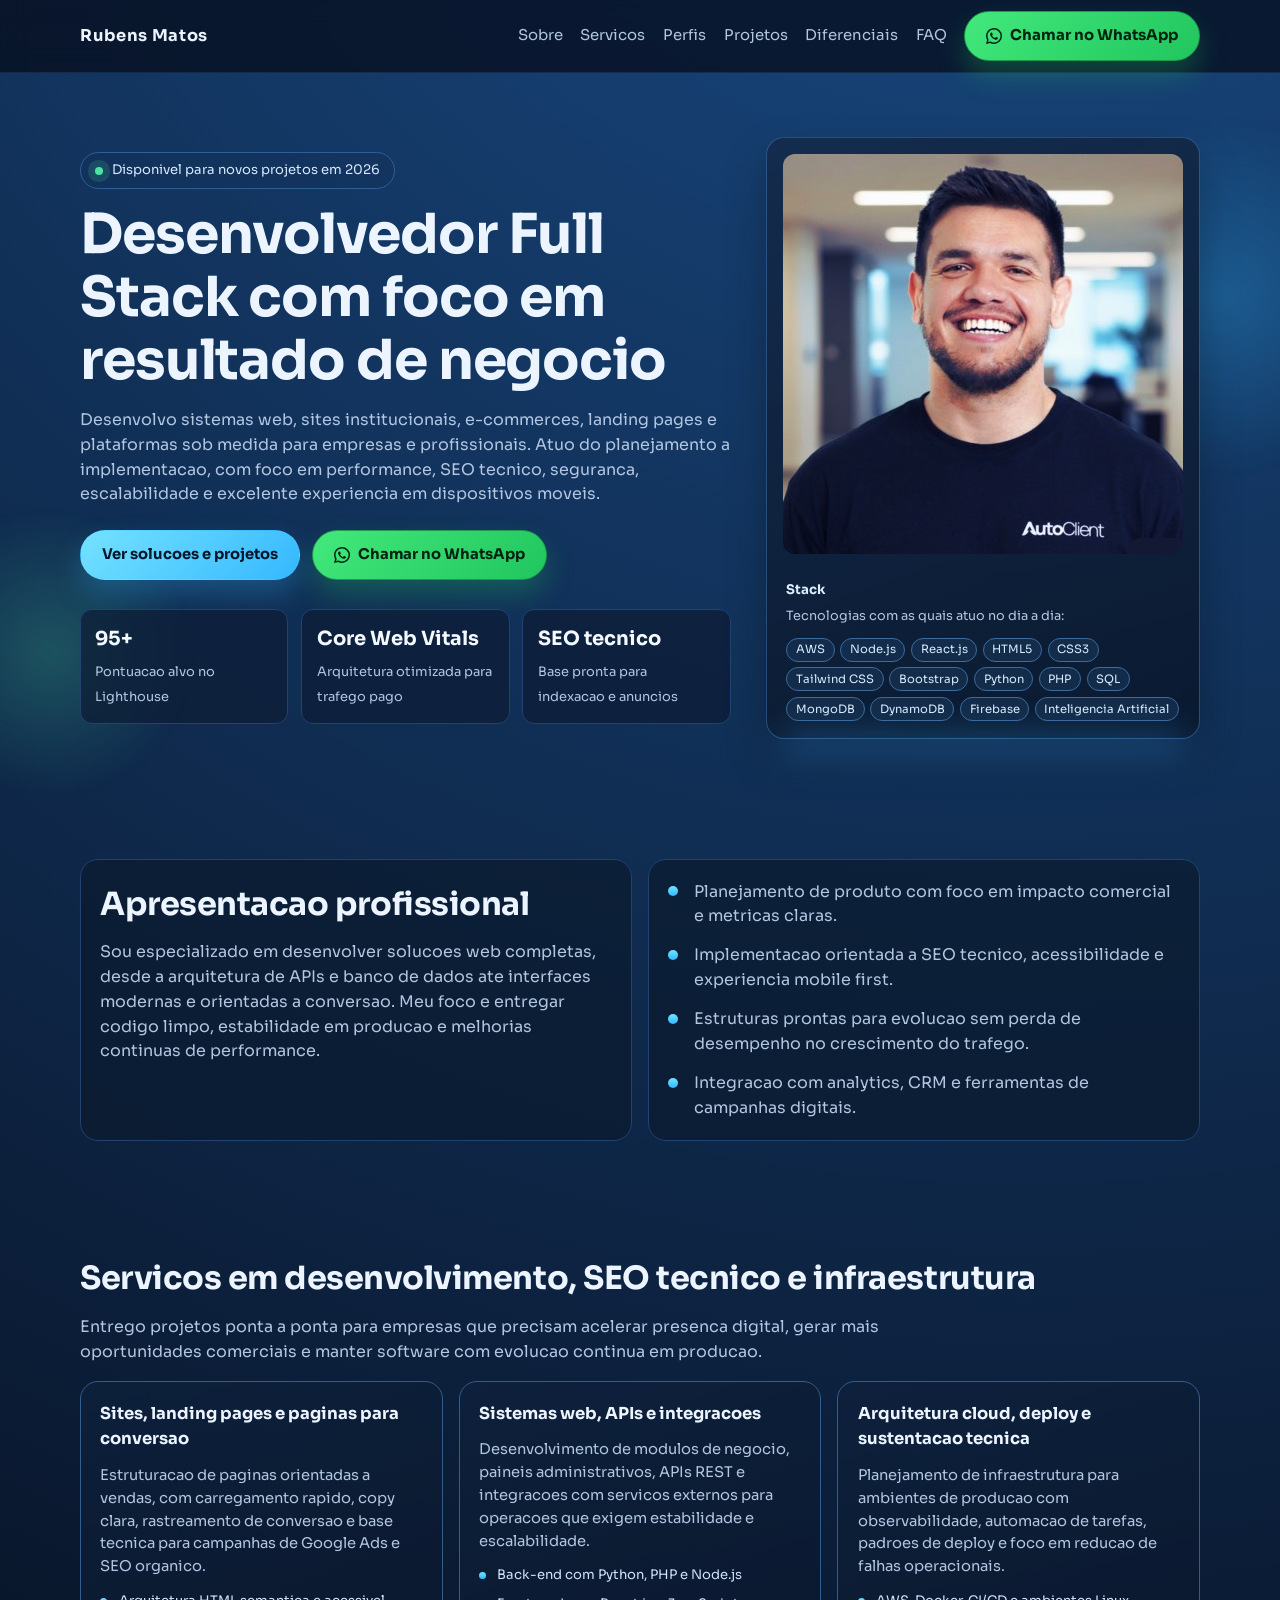
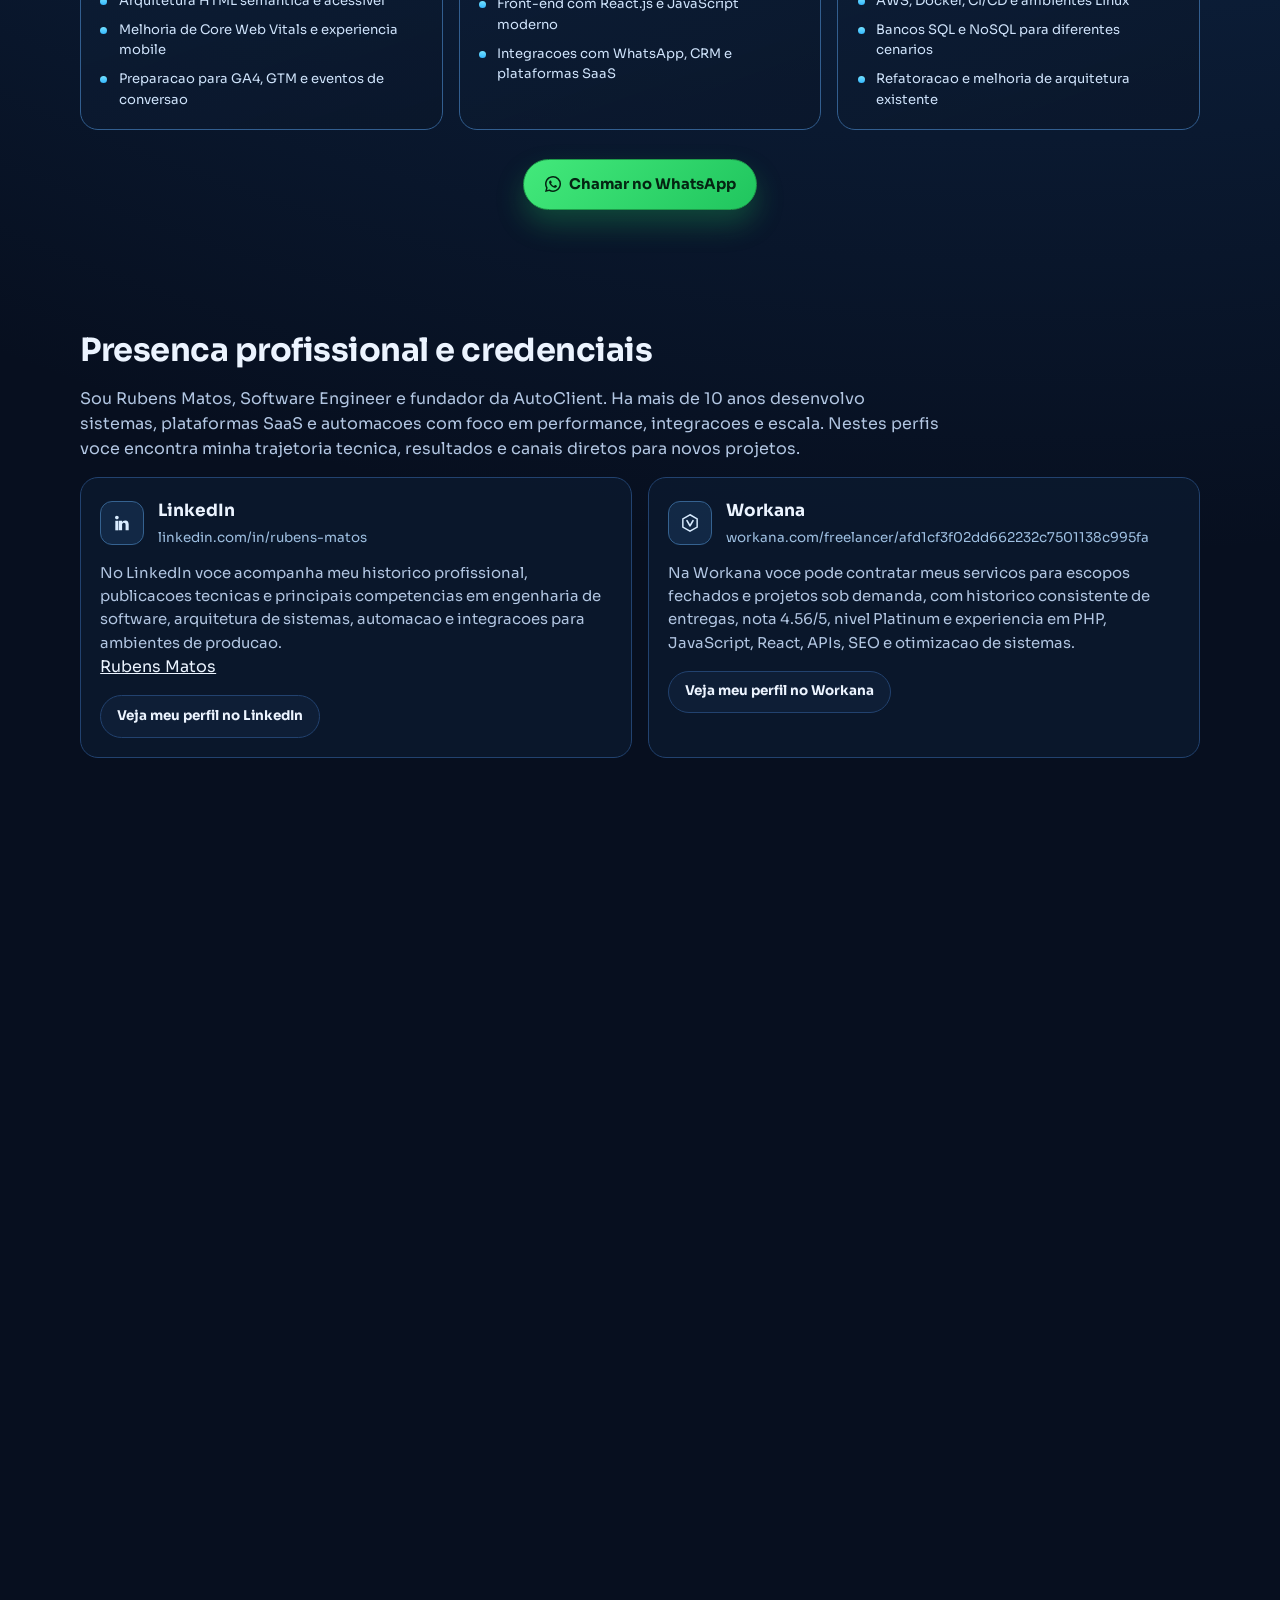
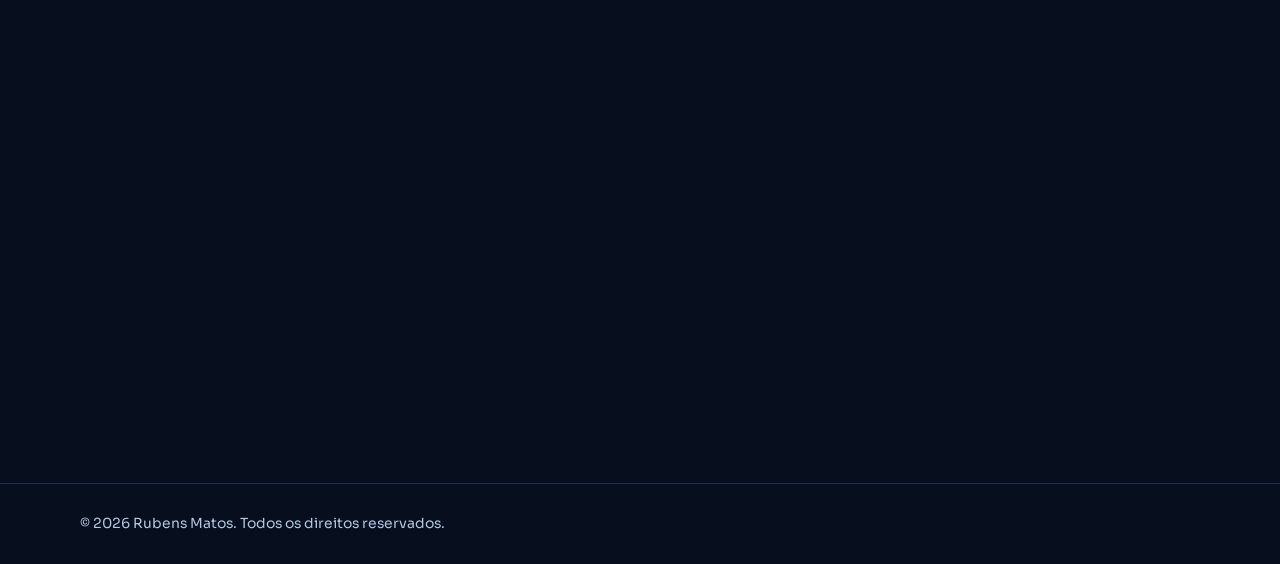
<file: index.html>
<!doctype html>
<html lang="pt-BR">
  <head>
    <meta charset="utf-8" />
    <meta http-equiv="X-UA-Compatible" content="IE=edge" />
    <meta name="viewport" content="width=device-width, initial-scale=1" />
    <!-- Google tag (gtag.js) -->
    <script async src="https://www.googletagmanager.com/gtag/js?id=AW-17081111894"></script>
    <script>
      window.dataLayer = window.dataLayer || [];
      function gtag() {
        dataLayer.push(arguments);
      }
      gtag("js", new Date());
      gtag("config", "AW-17081111894");
    </script>
    <script>
      function gtag_report_conversion(url) {
        var callback = function () {
          if (typeof url != "undefined") {
            window.location = url;
          }
        };
        gtag("event", "conversion", {
          send_to: "AW-17081111894/5S1mCMff1tIaENaq9NA_",
          value: 1.0,
          currency: "BRL",
          event_callback: callback,
        });
        return false;
      }
    </script>

    <title>Rubens Matos | Desenvolvedor Full Stack para Sites, Sistemas Web e SEO Tecnico</title>
    <meta
      name="description"
      content="Desenvolvedor full stack em Uberlandia para criacao de sites, landing pages, sistemas web, APIs e automacoes com foco em performance, SEO tecnico e conversao."
    />
    <meta name="author" content="Rubens Matos" />
    <meta name="robots" content="index, follow, max-image-preview:large" />
    <meta
      name="googlebot"
      content="index, follow, max-snippet:-1, max-image-preview:large, max-video-preview:-1"
    />
    <meta name="theme-color" content="#070f1f" />
    <meta name="format-detection" content="telephone=no" />
    <meta name="referrer" content="strict-origin-when-cross-origin" />
    <meta name="geo.region" content="BR-MG" />
    <meta name="geo.placename" content="Uberlandia" />

    <link rel="canonical" href="https://rubensmatos.github.io/" />
    <link rel="icon" href="/favicon.ico" sizes="any" />
    <link rel="icon" href="/assets/img/favicon.svg" type="image/svg+xml" />
    <link rel="icon" href="/favicon-48x48.png" type="image/png" sizes="48x48" />
    <link rel="apple-touch-icon" href="/apple-touch-icon.png" sizes="180x180" />
    <link rel="manifest" href="/site.webmanifest" />

    <meta property="og:locale" content="pt_BR" />
    <meta property="og:type" content="website" />
    <meta
      property="og:title"
      content="Rubens Matos | Desenvolvedor Full Stack para Sites, Sistemas Web e SEO Tecnico"
    />
    <meta
      property="og:description"
      content="Projetos de sites, landing pages, sistemas web e automacoes com foco em performance, SEO tecnico e conversao."
    />
    <meta property="og:url" content="https://rubensmatos.github.io/" />
    <meta property="og:site_name" content="Rubens Matos" />
    <meta property="og:image" content="https://rubensmatos.github.io/assets/img/og-cover.svg" />
    <meta property="og:image:width" content="1200" />
    <meta property="og:image:height" content="630" />
    <meta property="og:image:type" content="image/svg+xml" />
    <meta property="og:image:alt" content="Portfolio de Rubens Matos, desenvolvedor full stack" />

    <meta name="twitter:card" content="summary_large_image" />
    <meta
      name="twitter:title"
      content="Rubens Matos | Desenvolvedor Full Stack para Sites, Sistemas Web e SEO Tecnico"
    />
    <meta
      name="twitter:description"
      content="Conheca os principais projetos, tecnologias e servicos de Rubens Matos para novas demandas digitais."
    />
    <meta name="twitter:image" content="https://rubensmatos.github.io/assets/img/og-cover.svg" />
    <meta name="twitter:image:alt" content="Portfolio profissional de Rubens Matos" />

    <link
      rel="preload"
      href="assets/fonts/sora-latin.woff2"
      as="font"
      type="font/woff2"
      crossorigin
    />
    <link rel="stylesheet" href="assets/css/styles.css" />
    <script
      src="https://platform.linkedin.com/badges/js/profile.js"
      async
      defer
      type="text/javascript"
    ></script>

    <script type="application/ld+json">
      {
        "@context": "https://schema.org",
        "@graph": [
          {
            "@type": "WebSite",
            "@id": "https://rubensmatos.github.io/#website",
            "url": "https://rubensmatos.github.io/",
            "name": "Rubens Matos",
            "inLanguage": "pt-BR"
          },
          {
            "@type": "WebPage",
            "@id": "https://rubensmatos.github.io/#webpage",
            "url": "https://rubensmatos.github.io/",
            "name": "Rubens Matos | Desenvolvedor Full Stack para Sites, Sistemas Web e SEO Tecnico",
            "isPartOf": { "@id": "https://rubensmatos.github.io/#website" },
            "description": "Pagina oficial com servicos, projetos e contato profissional de Rubens Matos.",
            "inLanguage": "pt-BR",
            "primaryImageOfPage": {
              "@type": "ImageObject",
              "url": "https://rubensmatos.github.io/assets/img/og-cover.svg",
              "width": 1200,
              "height": 630
            }
          },
          {
            "@type": "ProfilePage",
            "@id": "https://rubensmatos.github.io/#profilepage",
            "url": "https://rubensmatos.github.io/",
            "name": "Perfil profissional de Rubens Matos",
            "isPartOf": { "@id": "https://rubensmatos.github.io/#website" },
            "mainEntity": { "@id": "https://rubensmatos.github.io/#person" },
            "inLanguage": "pt-BR"
          },
          {
            "@type": "Person",
            "@id": "https://rubensmatos.github.io/#person",
            "name": "Rubens Matos",
            "url": "https://rubensmatos.github.io/",
            "image": "https://rubensmatos.github.io/assets/img/foto-perfil.jpeg",
            "jobTitle": "Software Engineer e Desenvolvedor Full Stack",
            "description": "Engenheiro de software com mais de 10 anos de experiencia em sistemas web, APIs, automacao, arquitetura SaaS e infraestrutura em nuvem.",
            "worksFor": {
              "@type": "Organization",
              "name": "AutoClient"
            },
            "homeLocation": {
              "@type": "Place",
              "name": "Uberlandia, Minas Gerais, Brasil"
            },
            "sameAs": [
              "https://www.linkedin.com/in/rubens-matos/",
              "https://www.workana.com/freelancer/afd1cf3f02dd662232c7501138c995fa",
              "https://github.com/rubensmatos"
            ],
            "knowsAbout": [
              "Python",
              "PHP",
              "Node.js",
              "React.js",
              "AWS",
              "Arquitetura de Software",
              "APIs REST",
              "SEO Tecnico",
              "Performance Web",
              "Automacao com Inteligencia Artificial",
              "DynamoDB",
              "MongoDB",
              "Firebase"
            ]
          },
          {
            "@type": "ItemList",
            "@id": "https://rubensmatos.github.io/#projects",
            "name": "Projetos de desenvolvimento de Rubens Matos",
            "itemListOrder": "https://schema.org/ItemListOrderAscending",
            "numberOfItems": 3,
            "itemListElement": [
              {
                "@type": "ListItem",
                "position": 1,
                "name": "AutoClient - Plataforma de atendimento com IA",
                "url": "https://autoclient.com.br/"
              },
              {
                "@type": "ListItem",
                "position": 2,
                "name": "Vidal Lux - Site institucional e portfolio",
                "url": "https://vidallux.com.br/"
              },
              {
                "@type": "ListItem",
                "position": 3,
                "name": "RM Comex - Portal corporativo de comercio exterior",
                "url": "https://rmcomex.com.br/"
              }
            ]
          },
          {
            "@type": "FAQPage",
            "@id": "https://rubensmatos.github.io/#faq-schema",
            "mainEntity": [
              {
                "@type": "Question",
                "name": "Quais tipos de projetos voce desenvolve?",
                "acceptedAnswer": {
                  "@type": "Answer",
                  "text": "Atuo no desenvolvimento de sites institucionais, landing pages, sistemas web sob medida, APIs, integracoes e automacoes orientadas a resultado de negocio."
                }
              },
              {
                "@type": "Question",
                "name": "Voce trabalha com SEO tecnico e performance?",
                "acceptedAnswer": {
                  "@type": "Answer",
                  "text": "Sim. Estruturo os projetos com foco em Core Web Vitals, semantica HTML, dados estruturados, indexacao correta e melhoria continua de velocidade em desktop e mobile."
                }
              },
              {
                "@type": "Question",
                "name": "Quais tecnologias estao no seu stack principal?",
                "acceptedAnswer": {
                  "@type": "Answer",
                  "text": "Trabalho com Python, PHP, Node.js, React.js, JavaScript, HTML5, CSS3, AWS, bancos relacionais e NoSQL como MySQL, DynamoDB, MongoDB e Firebase."
                }
              },
              {
                "@type": "Question",
                "name": "Voce cria integracoes com WhatsApp e APIs externas?",
                "acceptedAnswer": {
                  "@type": "Answer",
                  "text": "Sim. Desenvolvo fluxos de atendimento e prospeccao com WhatsApp, chatbots, integracoes com APIs de terceiros e automacoes para operacoes comerciais."
                }
              },
              {
                "@type": "Question",
                "name": "Como funciona o inicio de um novo projeto?",
                "acceptedAnswer": {
                  "@type": "Answer",
                  "text": "O processo comeca por diagnostico tecnico e de negocio, definicao de escopo, planejamento de entregas e implementacao com acompanhamento por marcos e metas."
                }
              },
              {
                "@type": "Question",
                "name": "Voce atende projetos para empresas de diferentes segmentos?",
                "acceptedAnswer": {
                  "@type": "Answer",
                  "text": "Sim. Atendo operacoes B2B e B2C em segmentos como tecnologia, comercio exterior, servicos, e-commerce e negocios que buscam crescimento digital."
                }
              }
            ]
          }
        ]
      }
    </script>
  </head>

  <body>
    <a class="skip-link" href="#conteudo">Pular para o conteudo principal</a>

    <header class="site-header" id="topo">
      <div class="container nav-wrap">
        <a class="brand" href="#topo" aria-label="Inicio">
          <span>Rubens Matos</span>
        </a>

        <button
          class="nav-toggle"
          data-nav-toggle
          type="button"
          aria-label="Abrir menu"
          aria-expanded="false"
          aria-controls="menu-principal"
        >
          <span></span>
          <span></span>
          <span></span>
        </button>

        <nav id="menu-principal" class="menu" data-menu aria-label="Navegacao principal">
          <a href="#sobre">Sobre</a>
          <a href="#servicos">Servicos</a>
          <a href="#perfis">Perfis</a>
          <a href="#projetos">Projetos</a>
          <a href="#diferenciais">Diferenciais</a>
          <a href="#faq">FAQ</a>
          <a
            class="btn btn-whatsapp"
            href="https://wa.me/5534999115556"
            target="_blank"
            rel="noopener noreferrer"
            aria-label="Chamar no WhatsApp"
            data-track-event="whatsapp_top_menu"
            data-track-location="menu"
            data-track-type="cta"
          >
            <svg viewBox="0 0 16 16" aria-hidden="true" xmlns="http://www.w3.org/2000/svg">
              <path
                fill="currentColor"
                d="M13.601 2.326A7.85 7.85 0 0 0 8.004 0C3.58 0 0 3.58 0 8.003c0 1.414.37 2.794 1.073 4.008L0 16l4.102-1.073a7.95 7.95 0 0 0 3.902 1.005h.003c4.423 0 8.003-3.58 8.003-8.003a7.95 7.95 0 0 0-2.409-5.603M8.007 14.5a6.45 6.45 0 0 1-3.293-.9l-.236-.14-2.435.637.65-2.372-.154-.243a6.46 6.46 0 0 1-.99-3.453c0-3.57 2.904-6.473 6.474-6.473a6.43 6.43 0 0 1 4.577 1.896A6.43 6.43 0 0 1 14.5 8.028c-.002 3.57-2.906 6.472-6.475 6.472m3.553-4.849c-.194-.097-1.156-.571-1.335-.635-.178-.064-.307-.097-.436.097-.129.194-.5.635-.614.764-.114.129-.229.145-.422.048-.194-.097-.817-.301-1.556-.96-.575-.513-.963-1.147-1.076-1.34-.113-.194-.012-.299.085-.396.087-.087.194-.226.291-.339.097-.113.129-.194.194-.323.065-.129.032-.242-.016-.339-.048-.097-.436-1.05-.597-1.438-.157-.377-.316-.326-.436-.332l-.371-.007a.71.71 0 0 0-.516.242c-.178.194-.678.662-.678 1.613 0 .95.694 1.87.79 2 .097.129 1.366 2.087 3.311 2.928.463.2.824.319 1.105.408.464.148.886.127 1.22.077.372-.056 1.156-.472 1.319-.928.162-.456.162-.847.113-.928-.048-.08-.178-.129-.372-.226"
              />
            </svg>
            <span>Chamar no WhatsApp</span>
          </a>
        </nav>
      </div>
    </header>

    <main id="conteudo">
      <section class="hero" aria-labelledby="hero-title">
        <div class="container hero-grid">
          <div class="fade-up">
            <span class="badge">Disponivel para novos projetos em 2026</span>
            <h1 id="hero-title">Desenvolvedor Full Stack com foco em resultado de negocio</h1>
            <p>
              Desenvolvo sistemas web, sites institucionais, e-commerces, landing pages e plataformas sob medida
              para empresas e profissionais. Atuo do planejamento a implementacao, com foco em performance, SEO
              tecnico, seguranca, escalabilidade e excelente experiencia em dispositivos moveis.
            </p>

            <div class="hero-actions">
              <a class="btn btn-primary" href="#projetos" data-track-event="ver_projetos_hero" data-track-location="hero" data-track-type="navegacao">Ver solucoes e projetos</a>
              <a
                class="btn btn-whatsapp"
                href="https://wa.me/5534999115556"
                target="_blank"
                rel="noopener noreferrer"
                aria-label="Chamar no WhatsApp"
                data-track-event="whatsapp_hero"
                data-track-location="hero"
                data-track-type="cta"
              >
                <svg viewBox="0 0 16 16" aria-hidden="true" xmlns="http://www.w3.org/2000/svg">
                  <path
                    fill="currentColor"
                    d="M13.601 2.326A7.85 7.85 0 0 0 8.004 0C3.58 0 0 3.58 0 8.003c0 1.414.37 2.794 1.073 4.008L0 16l4.102-1.073a7.95 7.95 0 0 0 3.902 1.005h.003c4.423 0 8.003-3.58 8.003-8.003a7.95 7.95 0 0 0-2.409-5.603M8.007 14.5a6.45 6.45 0 0 1-3.293-.9l-.236-.14-2.435.637.65-2.372-.154-.243a6.46 6.46 0 0 1-.99-3.453c0-3.57 2.904-6.473 6.474-6.473a6.43 6.43 0 0 1 4.577 1.896A6.43 6.43 0 0 1 14.5 8.028c-.002 3.57-2.906 6.472-6.475 6.472m3.553-4.849c-.194-.097-1.156-.571-1.335-.635-.178-.064-.307-.097-.436.097-.129.194-.5.635-.614.764-.114.129-.229.145-.422.048-.194-.097-.817-.301-1.556-.96-.575-.513-.963-1.147-1.076-1.34-.113-.194-.012-.299.085-.396.087-.087.194-.226.291-.339.097-.113.129-.194.194-.323.065-.129.032-.242-.016-.339-.048-.097-.436-1.05-.597-1.438-.157-.377-.316-.326-.436-.332l-.371-.007a.71.71 0 0 0-.516.242c-.178.194-.678.662-.678 1.613 0 .95.694 1.87.79 2 .097.129 1.366 2.087 3.311 2.928.463.2.824.319 1.105.408.464.148.886.127 1.22.077.372-.056 1.156-.472 1.319-.928.162-.456.162-.847.113-.928-.048-.08-.178-.129-.372-.226"
                  />
                </svg>
                <span>Chamar no WhatsApp</span>
              </a>
            </div>

            <ul class="kpis" aria-label="Indicadores principais">
              <li>
                <strong>95+</strong>
                <span>Pontuacao alvo no Lighthouse</span>
              </li>
              <li>
                <strong>Core Web Vitals</strong>
                <span>Arquitetura otimizada para trafego pago</span>
              </li>
              <li>
                <strong>SEO tecnico</strong>
                <span>Base pronta para indexacao e anuncios</span>
              </li>
            </ul>
          </div>

          <aside class="profile-card fade-up" aria-label="Resumo do perfil profissional">
            <img
              src="assets/img/foto-perfil.jpeg"
              width="400"
              height="400"
              loading="eager"
              fetchpriority="high"
              alt="Foto de perfil de Rubens Matos"
            />
            <div class="profile-meta">
              <strong>Stack</strong>
              <div class="stack-rich">
                <p class="stack-intro">Tecnologias com as quais atuo no dia a dia:</p>
                <div class="stack-chips" aria-label="Stack principal">
                  <span>AWS</span>
                  <span>Node.js</span>
                  <span>React.js</span>
                  <span>HTML5</span>
                  <span>CSS3</span>
                  <span>Tailwind CSS</span>
                  <span>Bootstrap</span>
                  <span>Python</span>
                  <span>PHP</span>
                  <span>SQL</span>
                  <span>MongoDB</span>
                  <span>DynamoDB</span>
                  <span>Firebase</span>
                  <span>Inteligencia Artificial</span>
                </div>
              </div>
            </div>
          </aside>
        </div>
      </section>

      <section class="section" id="sobre" aria-labelledby="sobre-title">
        <div class="container grid-2">
          <article class="panel">
            <h2 class="section-title" id="sobre-title">Apresentacao profissional</h2>
            <p class="section-lead">
              Sou especializado em desenvolver solucoes web completas, desde a arquitetura de APIs e banco de
              dados ate interfaces modernas e orientadas a conversao. Meu foco e entregar codigo limpo,
              estabilidade em producao e melhorias continuas de performance.
            </p>
          </article>

          <aside class="panel" aria-label="Principais pontos de valor">
            <ul class="check-list">
              <li>Planejamento de produto com foco em impacto comercial e metricas claras.</li>
              <li>Implementacao orientada a SEO tecnico, acessibilidade e experiencia mobile first.</li>
              <li>Estruturas prontas para evolucao sem perda de desempenho no crescimento do trafego.</li>
              <li>Integracao com analytics, CRM e ferramentas de campanhas digitais.</li>
            </ul>
          </aside>
        </div>
      </section>

      <section class="section" id="servicos" aria-labelledby="servicos-title">
        <div class="container">
          <h2 class="section-title" id="servicos-title">Servicos em desenvolvimento, SEO tecnico e infraestrutura</h2>
          <p class="section-lead">
            Entrego projetos ponta a ponta para empresas que precisam acelerar presenca digital, gerar mais
            oportunidades comerciais e manter software com evolucao continua em producao.
          </p>

          <div class="services-grid">
            <article class="service-card" aria-label="Criacao de sites e landing pages">
              <h3>Sites, landing pages e paginas para conversao</h3>
              <p>
                Estruturacao de paginas orientadas a vendas, com carregamento rapido, copy clara, rastreamento de
                conversao e base tecnica para campanhas de Google Ads e SEO organico.
              </p>
              <ul class="service-list">
                <li>Arquitetura HTML semantica e acessivel</li>
                <li>Melhoria de Core Web Vitals e experiencia mobile</li>
                <li>Preparacao para GA4, GTM e eventos de conversao</li>
              </ul>
            </article>

            <article class="service-card" aria-label="Sistemas web e APIs">
              <h3>Sistemas web, APIs e integracoes</h3>
              <p>
                Desenvolvimento de modulos de negocio, paineis administrativos, APIs REST e integracoes com servicos
                externos para operacoes que exigem estabilidade e escalabilidade.
              </p>
              <ul class="service-list">
                <li>Back-end com Python, PHP e Node.js</li>
                <li>Front-end com React.js e JavaScript moderno</li>
                <li>Integracoes com WhatsApp, CRM e plataformas SaaS</li>
              </ul>
            </article>

            <article class="service-card" aria-label="Arquitetura cloud e sustentacao">
              <h3>Arquitetura cloud, deploy e sustentacao tecnica</h3>
              <p>
                Planejamento de infraestrutura para ambientes de producao com observabilidade, automacao de tarefas,
                padroes de deploy e foco em reducao de falhas operacionais.
              </p>
              <ul class="service-list">
                <li>AWS, Docker, CI/CD e ambientes Linux</li>
                <li>Bancos SQL e NoSQL para diferentes cenarios</li>
                <li>Refatoracao e melhoria de arquitetura existente</li>
              </ul>
            </article>
          </div>

          <div class="section-whatsapp-wrap">
            <a
              class="btn btn-whatsapp"
              href="https://wa.me/5534999115556"
              target="_blank"
              rel="noopener noreferrer"
              aria-label="Chamar no WhatsApp apos a secao de servicos"
              data-track-event="whatsapp_servicos"
              data-track-location="servicos"
              data-track-type="cta"
            >
              <svg viewBox="0 0 16 16" aria-hidden="true" xmlns="http://www.w3.org/2000/svg">
                <path
                  fill="currentColor"
                  d="M13.601 2.326A7.85 7.85 0 0 0 8.004 0C3.58 0 0 3.58 0 8.003c0 1.414.37 2.794 1.073 4.008L0 16l4.102-1.073a7.95 7.95 0 0 0 3.902 1.005h.003c4.423 0 8.003-3.58 8.003-8.003a7.95 7.95 0 0 0-2.409-5.603M8.007 14.5a6.45 6.45 0 0 1-3.293-.9l-.236-.14-2.435.637.65-2.372-.154-.243a6.46 6.46 0 0 1-.99-3.453c0-3.57 2.904-6.473 6.474-6.473a6.43 6.43 0 0 1 4.577 1.896A6.43 6.43 0 0 1 14.5 8.028c-.002 3.57-2.906 6.472-6.475 6.472m3.553-4.849c-.194-.097-1.156-.571-1.335-.635-.178-.064-.307-.097-.436.097-.129.194-.5.635-.614.764-.114.129-.229.145-.422.048-.194-.097-.817-.301-1.556-.96-.575-.513-.963-1.147-1.076-1.34-.113-.194-.012-.299.085-.396.087-.087.194-.226.291-.339.097-.113.129-.194.194-.323.065-.129.032-.242-.016-.339-.048-.097-.436-1.05-.597-1.438-.157-.377-.316-.326-.436-.332l-.371-.007a.71.71 0 0 0-.516.242c-.178.194-.678.662-.678 1.613 0 .95.694 1.87.79 2 .097.129 1.366 2.087 3.311 2.928.463.2.824.319 1.105.408.464.148.886.127 1.22.077.372-.056 1.156-.472 1.319-.928.162-.456.162-.847.113-.928-.048-.08-.178-.129-.372-.226"
                />
              </svg>
              <span>Chamar no WhatsApp</span>
            </a>
          </div>
        </div>
      </section>

      <section class="section" id="perfis" aria-labelledby="perfis-title">
        <div class="container">
          <h2 class="section-title" id="perfis-title">Presenca profissional e credenciais</h2>
          <p class="section-lead">
            Sou Rubens Matos, Software Engineer e fundador da AutoClient. Ha mais de 10 anos desenvolvo sistemas,
            plataformas SaaS e automacoes com foco em performance, integracoes e escala. Nestes perfis voce encontra
            minha trajetoria tecnica, resultados e canais diretos para novos projetos.
          </p>

          <div class="social-grid">
            <article class="social-card" aria-label="Perfil do LinkedIn">
              <div class="social-head">
                <span class="social-icon" aria-hidden="true">
                  <svg viewBox="0 0 24 24" fill="none" width="22" height="22" xmlns="http://www.w3.org/2000/svg">
                    <path d="M8.1 9.6H4.7V20H8.1V9.6Z" fill="currentColor" />
                    <path d="M6.4 4C5.3 4 4.4 4.9 4.4 6C4.4 7.1 5.3 8 6.4 8C7.5 8 8.4 7.1 8.4 6C8.4 4.9 7.5 4 6.4 4Z" fill="currentColor" />
                    <path
                      d="M19.3 13.7V20H15.9V14.2C15.9 12.8 15.4 11.8 14.1 11.8C13.1 11.8 12.5 12.5 12.2 13.1C12.1 13.3 12.1 13.6 12.1 13.9V20H8.7C8.7 20 8.8 10.3 8.7 9.6H12.1V11.1C12.6 10.3 13.5 9.2 15.6 9.2C18.2 9.2 19.3 10.9 19.3 13.7Z"
                      fill="currentColor"
                    />
                  </svg>
                </span>
                <div>
                  <h3>LinkedIn</h3>
                  <span class="social-handle">linkedin.com/in/rubens-matos</span>
                </div>
              </div>
              <p>
                No LinkedIn voce acompanha meu historico profissional, publicacoes tecnicas e principais competencias
                em engenharia de software, arquitetura de sistemas, automacao e integracoes para ambientes de
                producao.
              </p>
              <div
                class="badge-base LI-profile-badge"
                data-locale="pt_BR"
                data-size="medium"
                data-theme="light"
                data-type="VERTICAL"
                data-vanity="rubens-matos"
                data-version="v1"
              >
                <a class="badge-base__link LI-simple-link" href="https://br.linkedin.com/in/rubens-matos?trk=profile-badge">Rubens Matos</a>
              </div>
              <div class="social-actions">
                <a
                  class="btn btn-outline"
                  href="https://www.linkedin.com/in/rubens-matos/"
                  target="_blank"
                  rel="noopener noreferrer me"
                  data-track-event="linkedin_profile"
                  data-track-location="perfis"
                  data-track-type="social"
                >
                  Veja meu perfil no LinkedIn
                </a>
              </div>
            </article>

            <article class="social-card" aria-label="Perfil da Workana">
              <div class="social-head">
                <span class="social-icon" aria-hidden="true">
                  <svg viewBox="0 0 24 24" fill="none" width="22" height="22" xmlns="http://www.w3.org/2000/svg">
                    <path
                      d="M12 3L19.8 7.5V16.5L12 21L4.2 16.5V7.5L12 3Z"
                      stroke="currentColor"
                      stroke-width="1.6"
                    />
                    <path
                      d="M8.7 9.4L12 15.1L15.3 9.4"
                      stroke="currentColor"
                      stroke-width="1.8"
                      stroke-linecap="round"
                      stroke-linejoin="round"
                    />
                  </svg>
                </span>
                <div>
                  <h3>Workana</h3>
                  <span class="social-handle">workana.com/freelancer/afd1cf3f02dd662232c7501138c995fa</span>
                </div>
              </div>
              <p>
                Na Workana voce pode contratar meus servicos para escopos fechados e projetos sob demanda, com
                historico consistente de entregas, nota 4.56/5, nivel Platinum e experiencia em PHP, JavaScript,
                React, APIs, SEO e otimizacao de sistemas.
              </p>
              <div class="social-actions">
                <a
                  class="btn btn-outline"
                  href="https://www.workana.com/freelancer/afd1cf3f02dd662232c7501138c995fa"
                  target="_blank"
                  rel="noopener noreferrer me"
                  data-track-event="workana_profile"
                  data-track-location="perfis"
                  data-track-type="social"
                >
                  Veja meu perfil no Workana
                </a>
              </div>
            </article>
          </div>
        </div>
      </section>

      <section class="section" id="projetos" aria-labelledby="projetos-title">
        <div class="container">
          <h2 class="section-title" id="projetos-title">Projetos e solucoes desenvolvidas</h2>
          <p class="section-lead">
            Cases reais desenvolvidos para diferentes segmentos, com entregas orientadas a performance, conversao e
            crescimento sustentavel de negocio.
          </p>

          <div class="projects">
            <article class="project-card" id="projeto-1">
              <picture>
                <source
                  type="image/webp"
                  srcset="
                    assets/img/autoclient-dashboard-640.webp 640w,
                    assets/img/autoclient-dashboard.webp 1171w
                  "
                  sizes="(max-width: 980px) 100vw, 33vw"
                />
                <img
                  class="project-cover project-cover-contain"
                  src="assets/img/autoclient-dashboard.png"
                  width="1171"
                  height="1068"
                  loading="lazy"
                  decoding="async"
                  fetchpriority="low"
                  alt="Imagem de capa do projeto AutoClient"
                />
              </picture>
              <div class="project-body">
                <h3>AutoClient - Plataforma de atendimento com IA</h3>
                <p>
                  Plataforma para automacao de atendimento e vendas no WhatsApp com inteligencia artificial, funil
                  comercial e painel de performance para escalar operacoes.
                </p>
                <div class="tags" aria-label="Tecnologias do projeto AutoClient">
                  <span>Node.js</span>
                  <span>WhatsApp</span>
                  <span>IA</span>
                  <span>Dashboard</span>
                </div>
                <div class="project-links">
                  <a
                    href="https://autoclient.com.br/"
                    target="_blank"
                    rel="noopener noreferrer"
                    aria-label="Abrir case da AutoClient"
                    data-track-event="case_autoclient"
                    data-track-location="projetos"
                    data-track-type="case"
                  >
                    Ver case AutoClient
                  </a>
                </div>
              </div>
            </article>

            <article class="project-card" id="projeto-2">
              <picture>
                <source
                  type="image/webp"
                  srcset="
                    assets/img/vidallux-home-640.webp 640w,
                    assets/img/vidallux-home.webp 1171w
                  "
                  sizes="(max-width: 980px) 100vw, 33vw"
                />
                <img
                  class="project-cover project-cover-contain"
                  src="assets/img/vidallux-home.png"
                  width="1171"
                  height="1068"
                  loading="lazy"
                  decoding="async"
                  fetchpriority="low"
                  alt="Imagem de capa do projeto Vidal Lux"
                />
              </picture>
              <div class="project-body">
                <h3>Vidal Lux - Site institucional e portfolio</h3>
                <p>
                  Site para apresentacao de moveis planejados sob medida, com portfolio visual, provas sociais e
                  chamadas estrategicas para contato e conversao.
                </p>
                <div class="tags" aria-label="Tecnologias do projeto Vidal Lux">
                  <span>Next.js</span>
                  <span>Site institucional</span>
                  <span>SEO local</span>
                  <span>WhatsApp CTA</span>
                </div>
                <div class="project-links">
                  <a
                    href="https://vidallux.com.br/"
                    target="_blank"
                    rel="noopener noreferrer"
                    aria-label="Abrir case da Vidal Lux"
                    data-track-event="case_vidallux"
                    data-track-location="projetos"
                    data-track-type="case"
                  >
                    Ver case Vidal Lux
                  </a>
                </div>
              </div>
            </article>

            <article class="project-card" id="projeto-3">
              <picture>
                <source
                  type="image/webp"
                  srcset="
                    assets/img/rmcomex-home-640.webp 640w,
                    assets/img/rmcomex-home.webp 1171w
                  "
                  sizes="(max-width: 980px) 100vw, 33vw"
                />
                <img
                  class="project-cover project-cover-contain"
                  src="assets/img/rmcomex-home.png"
                  width="1171"
                  height="1068"
                  loading="lazy"
                  decoding="async"
                  fetchpriority="low"
                  alt="Imagem de capa do projeto RM Comex"
                />
              </picture>
              <div class="project-body">
                <h3>RM Comex - Portal corporativo de comercio exterior</h3>
                <p>
                  Projeto institucional com foco em servicos de exportacao, estrutura operacional, apresentacao de
                  segmentos e suporte a navegacao multilanguage.
                </p>
                <div class="tags" aria-label="Tecnologias do projeto RM Comex">
                  <span>Site corporativo</span>
                  <span>Bootstrap</span>
                  <span>Comercio exterior</span>
                  <span>Multi-idioma</span>
                </div>
                <div class="project-links">
                  <a
                    href="https://rmcomex.com.br/"
                    target="_blank"
                    rel="noopener noreferrer"
                    aria-label="Abrir case da RM Comex"
                    data-track-event="case_rmcomex"
                    data-track-location="projetos"
                    data-track-type="case"
                  >
                    Ver case RM Comex
                  </a>
                </div>
              </div>
            </article>
          </div>

          <div class="section-whatsapp-wrap">
            <a
              class="btn btn-whatsapp"
              href="https://wa.me/5534999115556"
              target="_blank"
              rel="noopener noreferrer"
              aria-label="Chamar no WhatsApp apos a secao de projetos"
              data-track-event="whatsapp_projetos"
              data-track-location="projetos"
              data-track-type="cta"
            >
              <svg viewBox="0 0 16 16" aria-hidden="true" xmlns="http://www.w3.org/2000/svg">
                <path
                  fill="currentColor"
                  d="M13.601 2.326A7.85 7.85 0 0 0 8.004 0C3.58 0 0 3.58 0 8.003c0 1.414.37 2.794 1.073 4.008L0 16l4.102-1.073a7.95 7.95 0 0 0 3.902 1.005h.003c4.423 0 8.003-3.58 8.003-8.003a7.95 7.95 0 0 0-2.409-5.603M8.007 14.5a6.45 6.45 0 0 1-3.293-.9l-.236-.14-2.435.637.65-2.372-.154-.243a6.46 6.46 0 0 1-.99-3.453c0-3.57 2.904-6.473 6.474-6.473a6.43 6.43 0 0 1 4.577 1.896A6.43 6.43 0 0 1 14.5 8.028c-.002 3.57-2.906 6.472-6.475 6.472m3.553-4.849c-.194-.097-1.156-.571-1.335-.635-.178-.064-.307-.097-.436.097-.129.194-.5.635-.614.764-.114.129-.229.145-.422.048-.194-.097-.817-.301-1.556-.96-.575-.513-.963-1.147-1.076-1.34-.113-.194-.012-.299.085-.396.087-.087.194-.226.291-.339.097-.113.129-.194.194-.323.065-.129.032-.242-.016-.339-.048-.097-.436-1.05-.597-1.438-.157-.377-.316-.326-.436-.332l-.371-.007a.71.71 0 0 0-.516.242c-.178.194-.678.662-.678 1.613 0 .95.694 1.87.79 2 .097.129 1.366 2.087 3.311 2.928.463.2.824.319 1.105.408.464.148.886.127 1.22.077.372-.056 1.156-.472 1.319-.928.162-.456.162-.847.113-.928-.048-.08-.178-.129-.372-.226"
                />
              </svg>
              <span>Chamar no WhatsApp</span>
            </a>
          </div>
        </div>
      </section>

      <section class="section" id="diferenciais" aria-labelledby="diferenciais-title">
        <div class="container panel differentials-panel">
          <h2 class="section-title" id="diferenciais-title">Diferenciais tecnicos em programacao e infraestrutura</h2>
          <p class="section-lead">
            Unindo engenharia de software, arquitetura de solucoes e infraestrutura em nuvem, desenvolvo aplicacoes
            robustas para operacoes que exigem confiabilidade, escalabilidade e alta capacidade de evolucao.
          </p>

          <div class="differentials-grid">
            <article class="differential-card" aria-label="Desenvolvimento Full Stack">
              <div class="differential-head">
                <span class="differential-icon" aria-hidden="true">
                  <svg viewBox="0 0 24 24" xmlns="http://www.w3.org/2000/svg">
                    <path d="M8 7L3 12L8 17" fill="none" stroke="currentColor" stroke-width="2" stroke-linecap="round" stroke-linejoin="round" />
                    <path d="M16 7L21 12L16 17" fill="none" stroke="currentColor" stroke-width="2" stroke-linecap="round" stroke-linejoin="round" />
                    <path d="M13.5 4L10.5 20" fill="none" stroke="currentColor" stroke-width="2" stroke-linecap="round" />
                  </svg>
                </span>
                <h3>Desenvolvimento Full Stack</h3>
              </div>
              <p>
                Implementacao completa de sistemas web, APIs e interfaces integradas, com foco em codigo limpo,
                consistencia arquitetural e desempenho em producao.
              </p>
              <div class="differential-tags">
                <span>Python</span>
                <span>PHP</span>
                <span>Node.js</span>
                <span>React.js</span>
                <span>HTML5</span>
                <span>CSS3</span>
              </div>
            </article>

            <article class="differential-card" aria-label="Arquitetura de Software">
              <div class="differential-head">
                <span class="differential-icon" aria-hidden="true">
                  <svg viewBox="0 0 24 24" xmlns="http://www.w3.org/2000/svg">
                    <rect x="3" y="4" width="7" height="6" rx="2" fill="none" stroke="currentColor" stroke-width="2" />
                    <rect x="14" y="4" width="7" height="6" rx="2" fill="none" stroke="currentColor" stroke-width="2" />
                    <rect x="8.5" y="14" width="7" height="6" rx="2" fill="none" stroke="currentColor" stroke-width="2" />
                    <path d="M10 7H14M12 10V14" fill="none" stroke="currentColor" stroke-width="2" stroke-linecap="round" />
                  </svg>
                </span>
                <h3>Arquitetura e Escalabilidade</h3>
              </div>
              <p>
                Estruturacao de software com boas praticas de engenharia, modularizacao, padroes arquiteturais e
                integracoes entre servicos para sustentar crescimento com estabilidade.
              </p>
              <div class="differential-tags">
                <span>Clean Architecture</span>
                <span>APIs REST</span>
                <span>SaaS</span>
                <span>Microsservicos</span>
              </div>
            </article>

            <article class="differential-card" aria-label="Cloud e Infraestrutura">
              <div class="differential-head">
                <span class="differential-icon" aria-hidden="true">
                  <svg viewBox="0 0 24 24" xmlns="http://www.w3.org/2000/svg">
                    <path d="M8 18H18a4 4 0 0 0 .4-7.98A6 6 0 0 0 6.42 8.4 4.5 4.5 0 0 0 8 18Z" fill="none" stroke="currentColor" stroke-width="2" stroke-linecap="round" />
                    <path d="M12 10V16M12 16L9.5 13.5M12 16L14.5 13.5" fill="none" stroke="currentColor" stroke-width="2" stroke-linecap="round" stroke-linejoin="round" />
                  </svg>
                </span>
                <h3>Cloud, Deploy e Observabilidade</h3>
              </div>
              <p>
                Planejamento e operacao de infraestrutura em nuvem, com deploy controlado, monitoramento e analise
                continua para manter disponibilidade e previsibilidade operacional.
              </p>
              <div class="differential-tags">
                <span>AWS</span>
                <span>EC2</span>
                <span>S3</span>
                <span>Lambda</span>
                <span>Docker</span>
                <span>CI/CD</span>
              </div>
            </article>

            <article class="differential-card" aria-label="Dados, IA e automacao">
              <div class="differential-head">
                <span class="differential-icon" aria-hidden="true">
                  <svg viewBox="0 0 24 24" xmlns="http://www.w3.org/2000/svg">
                    <circle cx="12" cy="12" r="3" fill="none" stroke="currentColor" stroke-width="2" />
                    <path d="M12 3V6M12 18V21M3 12H6M18 12H21M5.6 5.6L7.7 7.7M16.3 16.3L18.4 18.4M18.4 5.6L16.3 7.7M7.7 16.3L5.6 18.4" fill="none" stroke="currentColor" stroke-width="2" stroke-linecap="round" />
                  </svg>
                </span>
                <h3>Dados, IA e Automacoes</h3>
              </div>
              <p>
                Desenvolvimento de rotinas inteligentes para atendimento, prospeccao e integracao de dados, com
                automacoes orientadas a ganho de produtividade e qualidade de decisao.
              </p>
              <div class="differential-tags">
                <span>Inteligencia Artificial</span>
                <span>Bots</span>
                <span>Crawlers</span>
                <span>DynamoDB</span>
                <span>MongoDB</span>
                <span>Firebase</span>
              </div>
            </article>
          </div>

          <div class="tech-ribbon" aria-label="Tecnologias-chave">
            <span class="tech-pill"><span class="tech-dot">PY</span> Python</span>
            <span class="tech-pill"><span class="tech-dot">PHP</span> PHP</span>
            <span class="tech-pill"><span class="tech-dot">JS</span> JavaScript</span>
            <span class="tech-pill"><span class="tech-dot">RE</span> React.js</span>
            <span class="tech-pill"><span class="tech-dot">AW</span> AWS</span>
            <span class="tech-pill"><span class="tech-dot">AR</span> Arquitetura de Software</span>
          </div>

        </div>

        <div class="container section-whatsapp-wrap">
          <a
            class="btn btn-whatsapp"
            href="https://wa.me/5534999115556"
            target="_blank"
            rel="noopener noreferrer"
            aria-label="Chamar no WhatsApp apos a secao de diferenciais"
            data-track-event="whatsapp_diferenciais"
            data-track-location="diferenciais"
            data-track-type="cta"
          >
            <svg viewBox="0 0 16 16" aria-hidden="true" xmlns="http://www.w3.org/2000/svg">
              <path
                fill="currentColor"
                d="M13.601 2.326A7.85 7.85 0 0 0 8.004 0C3.58 0 0 3.58 0 8.003c0 1.414.37 2.794 1.073 4.008L0 16l4.102-1.073a7.95 7.95 0 0 0 3.902 1.005h.003c4.423 0 8.003-3.58 8.003-8.003a7.95 7.95 0 0 0-2.409-5.603M8.007 14.5a6.45 6.45 0 0 1-3.293-.9l-.236-.14-2.435.637.65-2.372-.154-.243a6.46 6.46 0 0 1-.99-3.453c0-3.57 2.904-6.473 6.474-6.473a6.43 6.43 0 0 1 4.577 1.896A6.43 6.43 0 0 1 14.5 8.028c-.002 3.57-2.906 6.472-6.475 6.472m3.553-4.849c-.194-.097-1.156-.571-1.335-.635-.178-.064-.307-.097-.436.097-.129.194-.5.635-.614.764-.114.129-.229.145-.422.048-.194-.097-.817-.301-1.556-.96-.575-.513-.963-1.147-1.076-1.34-.113-.194-.012-.299.085-.396.087-.087.194-.226.291-.339.097-.113.129-.194.194-.323.065-.129.032-.242-.016-.339-.048-.097-.436-1.05-.597-1.438-.157-.377-.316-.326-.436-.332l-.371-.007a.71.71 0 0 0-.516.242c-.178.194-.678.662-.678 1.613 0 .95.694 1.87.79 2 .097.129 1.366 2.087 3.311 2.928.463.2.824.319 1.105.408.464.148.886.127 1.22.077.372-.056 1.156-.472 1.319-.928.162-.456.162-.847.113-.928-.048-.08-.178-.129-.372-.226"
              />
            </svg>
            <span>Chamar no WhatsApp</span>
          </a>
        </div>
      </section>

      <section class="section" id="faq" aria-labelledby="faq-title">
        <div class="container">
          <h2 class="section-title" id="faq-title">Perguntas frequentes sobre projetos e contratacao</h2>
          <p class="section-lead">
            Respostas objetivas para ajudar na decisao tecnica e comercial antes de iniciar um novo desenvolvimento.
          </p>

          <div class="faq-list">
            <details class="faq-item">
              <summary>Quais tipos de projetos voce desenvolve?</summary>
              <p>
                Atuo no desenvolvimento de sites institucionais, landing pages, sistemas web sob medida, APIs,
                integracoes e automacoes orientadas a resultado de negocio.
              </p>
            </details>

            <details class="faq-item">
              <summary>Voce trabalha com SEO tecnico e performance?</summary>
              <p>
                Sim. Estruturo os projetos com foco em Core Web Vitals, semantica HTML, dados estruturados,
                indexacao correta e melhoria continua de velocidade em desktop e mobile.
              </p>
            </details>

            <details class="faq-item">
              <summary>Quais tecnologias estao no seu stack principal?</summary>
              <p>
                Trabalho com Python, PHP, Node.js, React.js, JavaScript, HTML5, CSS3, AWS, bancos relacionais e
                NoSQL como MySQL, DynamoDB, MongoDB e Firebase.
              </p>
            </details>

            <details class="faq-item">
              <summary>Voce cria integracoes com WhatsApp e APIs externas?</summary>
              <p>
                Sim. Desenvolvo fluxos de atendimento e prospeccao com WhatsApp, chatbots, integracoes com APIs de
                terceiros e automacoes para operacoes comerciais.
              </p>
            </details>

            <details class="faq-item">
              <summary>Como funciona o inicio de um novo projeto?</summary>
              <p>
                O processo comeca por diagnostico tecnico e de negocio, definicao de escopo, planejamento de
                entregas e implementacao com acompanhamento por marcos e metas.
              </p>
            </details>

            <details class="faq-item">
              <summary>Voce atende projetos para empresas de diferentes segmentos?</summary>
              <p>
                Sim. Atendo operacoes B2B e B2C em segmentos como tecnologia, comercio exterior, servicos, e-commerce
                e negocios que buscam crescimento digital.
              </p>
            </details>
          </div>
        </div>
      </section>

      <section class="section" id="contato" aria-labelledby="contato-title">
        <div class="container cta cta-contact">
          <div>
            <h2 class="section-title" id="contato-title">Vamos construir seu proximo projeto?</h2>
            <p>
              Me chame no WhatsApp para receber uma proposta tecnica com escopo, prioridades de implementacao, prazos
              realistas e estrategia de crescimento para o seu projeto digital.
            </p>
          </div>
          <a
            class="btn btn-whatsapp"
            href="https://wa.me/5534999115556"
            target="_blank"
            rel="noopener noreferrer"
            aria-label="Iniciar conversa no WhatsApp com Rubens Matos"
            data-track-event="whatsapp_footer_cta"
            data-track-location="contato"
            data-track-type="cta"
          >
            <svg viewBox="0 0 16 16" aria-hidden="true" xmlns="http://www.w3.org/2000/svg">
              <path
                fill="currentColor"
                d="M13.601 2.326A7.85 7.85 0 0 0 8.004 0C3.58 0 0 3.58 0 8.003c0 1.414.37 2.794 1.073 4.008L0 16l4.102-1.073a7.95 7.95 0 0 0 3.902 1.005h.003c4.423 0 8.003-3.58 8.003-8.003a7.95 7.95 0 0 0-2.409-5.603M8.007 14.5a6.45 6.45 0 0 1-3.293-.9l-.236-.14-2.435.637.65-2.372-.154-.243a6.46 6.46 0 0 1-.99-3.453c0-3.57 2.904-6.473 6.474-6.473a6.43 6.43 0 0 1 4.577 1.896A6.43 6.43 0 0 1 14.5 8.028c-.002 3.57-2.906 6.472-6.475 6.472m3.553-4.849c-.194-.097-1.156-.571-1.335-.635-.178-.064-.307-.097-.436.097-.129.194-.5.635-.614.764-.114.129-.229.145-.422.048-.194-.097-.817-.301-1.556-.96-.575-.513-.963-1.147-1.076-1.34-.113-.194-.012-.299.085-.396.087-.087.194-.226.291-.339.097-.113.129-.194.194-.323.065-.129.032-.242-.016-.339-.048-.097-.436-1.05-.597-1.438-.157-.377-.316-.326-.436-.332l-.371-.007a.71.71 0 0 0-.516.242c-.178.194-.678.662-.678 1.613 0 .95.694 1.87.79 2 .097.129 1.366 2.087 3.311 2.928.463.2.824.319 1.105.408.464.148.886.127 1.22.077.372-.056 1.156-.472 1.319-.928.162-.456.162-.847.113-.928-.048-.08-.178-.129-.372-.226"
              />
            </svg>
            <span>Iniciar conversa no WhatsApp</span>
          </a>
        </div>
      </section>
    </main>

    <footer class="site-footer">
      <div class="container footer-wrap">
        <p>&copy; <span data-year></span> Rubens Matos. Todos os direitos reservados.</p>
      </div>
    </footer>

    <script src="assets/js/main.js" defer></script>
  </body>
</html>
</file>
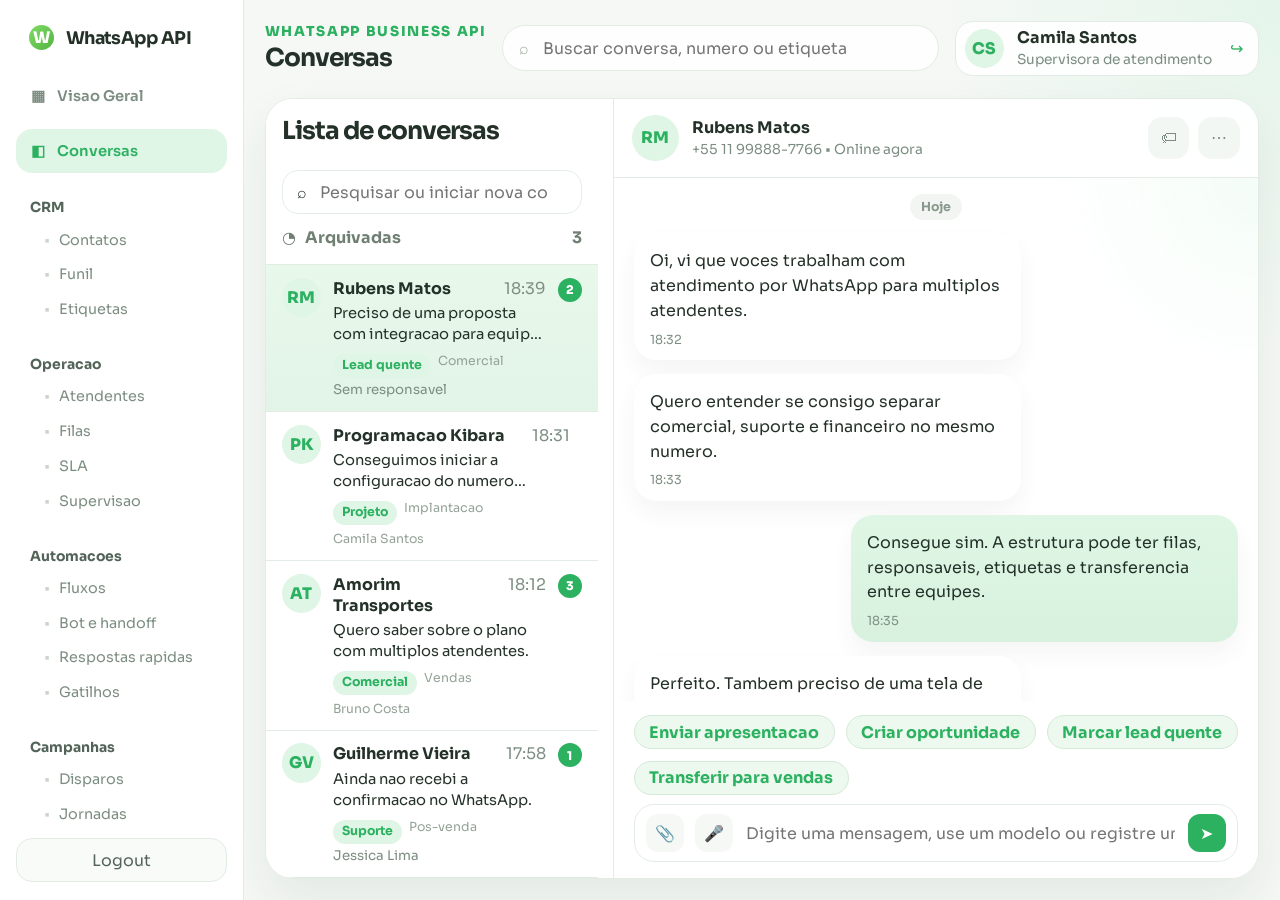
<file: dashboard-atendimento-whatsapp/index.html>
<!doctype html>
<html lang="pt-BR">
  <head>
    <meta charset="utf-8" />
    <meta http-equiv="X-UA-Compatible" content="IE=edge" />
    <meta name="viewport" content="width=device-width, initial-scale=1" />
    <title>Dashboard Atendimento WhatsApp | Template</title>
    <meta
      name="description"
      content="Template de dashboard para sistema de atendimento via WhatsApp com sidebar, lista de conversas, area de chat, status e acoes operacionais."
    />
    <meta name="theme-color" content="#f6faf6" />
    <meta name="robots" content="index, follow" />
    <link rel="canonical" href="https://rubensmatos.github.io/dashboard-atendimento-whatsapp/" />
    <link rel="icon" href="/favicon.ico" sizes="any" />
    <link rel="icon" href="/assets/img/favicon.svg" type="image/svg+xml" />
    <link rel="stylesheet" href="/dashboard-atendimento-whatsapp/assets/css/styles.css" />
  </head>
  <body>
    <a class="skip-link" href="#conteudo">Pular para o conteudo principal</a>

    <main class="app-shell" id="conteudo">
      <aside class="sidebar">
        <div class="brand">
          <div class="brand-mark">W</div>
          <div class="brand-copy">
            <strong>WhatsApp API</strong>
          </div>
        </div>

        <nav class="sidebar-nav" aria-label="Principal">
          <a class="nav-item" href="#visao-geral">
            <span class="nav-icon">▦</span>
            <span>Visao Geral</span>
          </a>
          <a class="nav-item is-active" href="#conversas">
            <span class="nav-icon">◧</span>
            <span>Conversas</span>
          </a>

          <div class="nav-group">
            <h2>CRM</h2>
            <a href="#crm">Contatos</a>
            <a href="#crm">Funil</a>
            <a href="#crm">Etiquetas</a>
          </div>

          <div class="nav-group">
            <h2>Operacao</h2>
            <a href="#operacao">Atendentes</a>
            <a href="#operacao">Filas</a>
            <a href="#operacao">SLA</a>
            <a href="#operacao">Supervisao</a>
          </div>

          <div class="nav-group">
            <h2>Automacoes</h2>
            <a href="#automacoes">Fluxos</a>
            <a href="#automacoes">Bot e handoff</a>
            <a href="#automacoes">Respostas rapidas</a>
            <a href="#automacoes">Gatilhos</a>
          </div>

          <div class="nav-group">
            <h2>Campanhas</h2>
            <a href="#campanhas">Disparos</a>
            <a href="#campanhas">Jornadas</a>
            <a href="#campanhas">Modelos</a>
          </div>

          <div class="nav-group">
            <h2>WhatsApp API</h2>
            <a href="#api">Numeros</a>
            <a href="#api">Templates</a>
            <a href="#api">Webhooks</a>
            <a href="#api">Saude</a>
          </div>

          <div class="nav-group">
            <h2>Relatorios</h2>
            <a href="#relatorios">Visao geral</a>
            <a href="#relatorios">Equipe</a>
            <a href="#relatorios">Atendimento</a>
            <a href="#relatorios">Conversao</a>
          </div>

          <div class="nav-group">
            <h2>Configuracoes</h2>
            <a href="#configuracoes">Empresa</a>
            <a href="#configuracoes">Equipes</a>
            <a href="#configuracoes">Acessos</a>
            <a href="#configuracoes">Canais</a>
            <a href="#configuracoes">Preferencias</a>
          </div>

          <a class="nav-item" href="#ajuda">
            <span class="nav-icon">◌</span>
            <span>Ajuda</span>
          </a>
        </nav>

        <button class="logout-button" type="button">Logout</button>
      </aside>

      <section class="workspace">
        <header class="topbar">
          <div class="topbar-title">
            <span>WHATSAPP BUSINESS API</span>
            <strong>Conversas</strong>
          </div>

          <div class="topbar-search">
            <span class="search-icon">⌕</span>
            <input type="search" placeholder="Buscar conversa, numero ou etiqueta" />
          </div>

          <div class="user-card">
            <div class="user-avatar">CS</div>
            <div>
              <strong>Camila Santos</strong>
              <span>Supervisora de atendimento</span>
            </div>
            <button type="button" aria-label="Sair">↪</button>
          </div>
        </header>

        <div class="content-grid">
          <section class="conversation-list" id="conversas">
            <div class="panel-header">
              <h1>Lista de conversas</h1>
            </div>

            <div class="inner-search">
              <span>⌕</span>
              <input type="search" placeholder="Pesquisar ou iniciar nova conversa" />
            </div>

            <div class="archive-row">
              <span>◔</span>
              <strong>Arquivadas</strong>
              <b>3</b>
            </div>

            <article class="conversation-item is-selected">
              <div class="avatar">RM</div>
              <div class="conversation-body">
                <div class="conversation-top">
                  <strong>Rubens Matos</strong>
                  <span>18:39</span>
                </div>
                <p>Preciso de uma proposta com integracao para equipe comercial.</p>
                <div class="meta-tags">
                  <span class="tag lead">Lead quente</span>
                  <span>Comercial</span>
                </div>
                <small>Sem responsavel</small>
              </div>
              <div class="unread">2</div>
            </article>

            <article class="conversation-item">
              <div class="avatar">PK</div>
              <div class="conversation-body">
                <div class="conversation-top">
                  <strong>Programacao Kibara</strong>
                  <span>18:31</span>
                </div>
                <p>Conseguimos iniciar a configuracao do numero principal.</p>
                <div class="meta-tags">
                  <span class="tag project">Projeto</span>
                  <span>Implantacao</span>
                  <span>Camila Santos</span>
                </div>
              </div>
            </article>

            <article class="conversation-item">
              <div class="avatar">AT</div>
              <div class="conversation-body">
                <div class="conversation-top">
                  <strong>Amorim Transportes</strong>
                  <span>18:12</span>
                </div>
                <p>Quero saber sobre o plano com multiplos atendentes.</p>
                <div class="meta-tags">
                  <span class="tag commercial">Comercial</span>
                  <span>Vendas</span>
                  <span>Bruno Costa</span>
                </div>
              </div>
              <div class="unread">3</div>
            </article>

            <article class="conversation-item">
              <div class="avatar">GV</div>
              <div class="conversation-body">
                <div class="conversation-top">
                  <strong>Guilherme Vieira</strong>
                  <span>17:58</span>
                </div>
                <p>Ainda nao recebi a confirmacao no WhatsApp.</p>
                <div class="meta-tags">
                  <span class="tag support">Suporte</span>
                  <span>Pos-venda</span>
                </div>
                <small>Jessica Lima</small>
              </div>
              <div class="unread">1</div>
            </article>

            <article class="conversation-item">
              <div class="avatar">ZP</div>
              <div class="conversation-body">
                <div class="conversation-top">
                  <strong>Zenilda Pereira</strong>
                  <span>17:41</span>
                </div>
                <p>Pode transferir para o financeiro, por favor?</p>
                <div class="meta-tags">
                  <span class="tag finance">Financeiro</span>
                  <span>Financeiro</span>
                </div>
                <small>Fila automatica</small>
              </div>
            </article>

            <article class="conversation-item">
              <div class="avatar">IA</div>
              <div class="conversation-body">
                <div class="conversation-top">
                  <strong>Isaac Arco</strong>
                  <span>16:54</span>
                </div>
                <p>Estamos prontos para ativar as respostas rapidas.</p>
                <div class="meta-tags">
                  <span class="tag onboarding">Onboarding</span>
                  <span>Implantacao</span>
                </div>
                <small>Camila Santos</small>
              </div>
            </article>
          </section>

          <section class="chat-panel">
            <header class="chat-header">
              <div class="chat-contact">
                <div class="avatar large">RM</div>
                <div>
                  <strong>Rubens Matos</strong>
                  <span>+55 11 99888-7766 • Online agora</span>
                </div>
              </div>

              <div class="chat-actions">
                <button type="button" aria-label="Etiqueta">🏷</button>
                <button type="button" aria-label="Mais">⋯</button>
              </div>
            </header>

            <div class="messages">
              <div class="day-separator">Hoje</div>

              <article class="message incoming">
                <p>Oi, vi que voces trabalham com atendimento por WhatsApp para multiplos atendentes.</p>
                <time>18:32</time>
              </article>

              <article class="message incoming">
                <p>Quero entender se consigo separar comercial, suporte e financeiro no mesmo numero.</p>
                <time>18:33</time>
              </article>

              <article class="message outgoing">
                <p>Consegue sim. A estrutura pode ter filas, responsaveis, etiquetas e transferencia entre equipes.</p>
                <time>18:35</time>
              </article>

              <article class="message incoming">
                <p>Perfeito. Tambem preciso de uma tela de conversa bem parecida com o WhatsApp para o time nao se perder.</p>
                <time>18:39</time>
              </article>
            </div>

            <div class="quick-actions">
              <button type="button">Enviar apresentacao</button>
              <button type="button">Criar oportunidade</button>
              <button type="button">Marcar lead quente</button>
              <button type="button">Transferir para vendas</button>
            </div>

            <form class="composer" action="#" method="post">
              <button type="button" aria-label="Anexo">📎</button>
              <button type="button" aria-label="Audio">🎤</button>
              <input
                type="text"
                placeholder="Digite uma mensagem, use um modelo ou registre uma nota interna..."
              />
              <button class="send-button" type="submit" aria-label="Enviar">➤</button>
            </form>
          </section>
        </div>
      </section>
    </main>

    <script src="/dashboard-atendimento-whatsapp/assets/js/main.js"></script>
  </body>
</html>
</file>
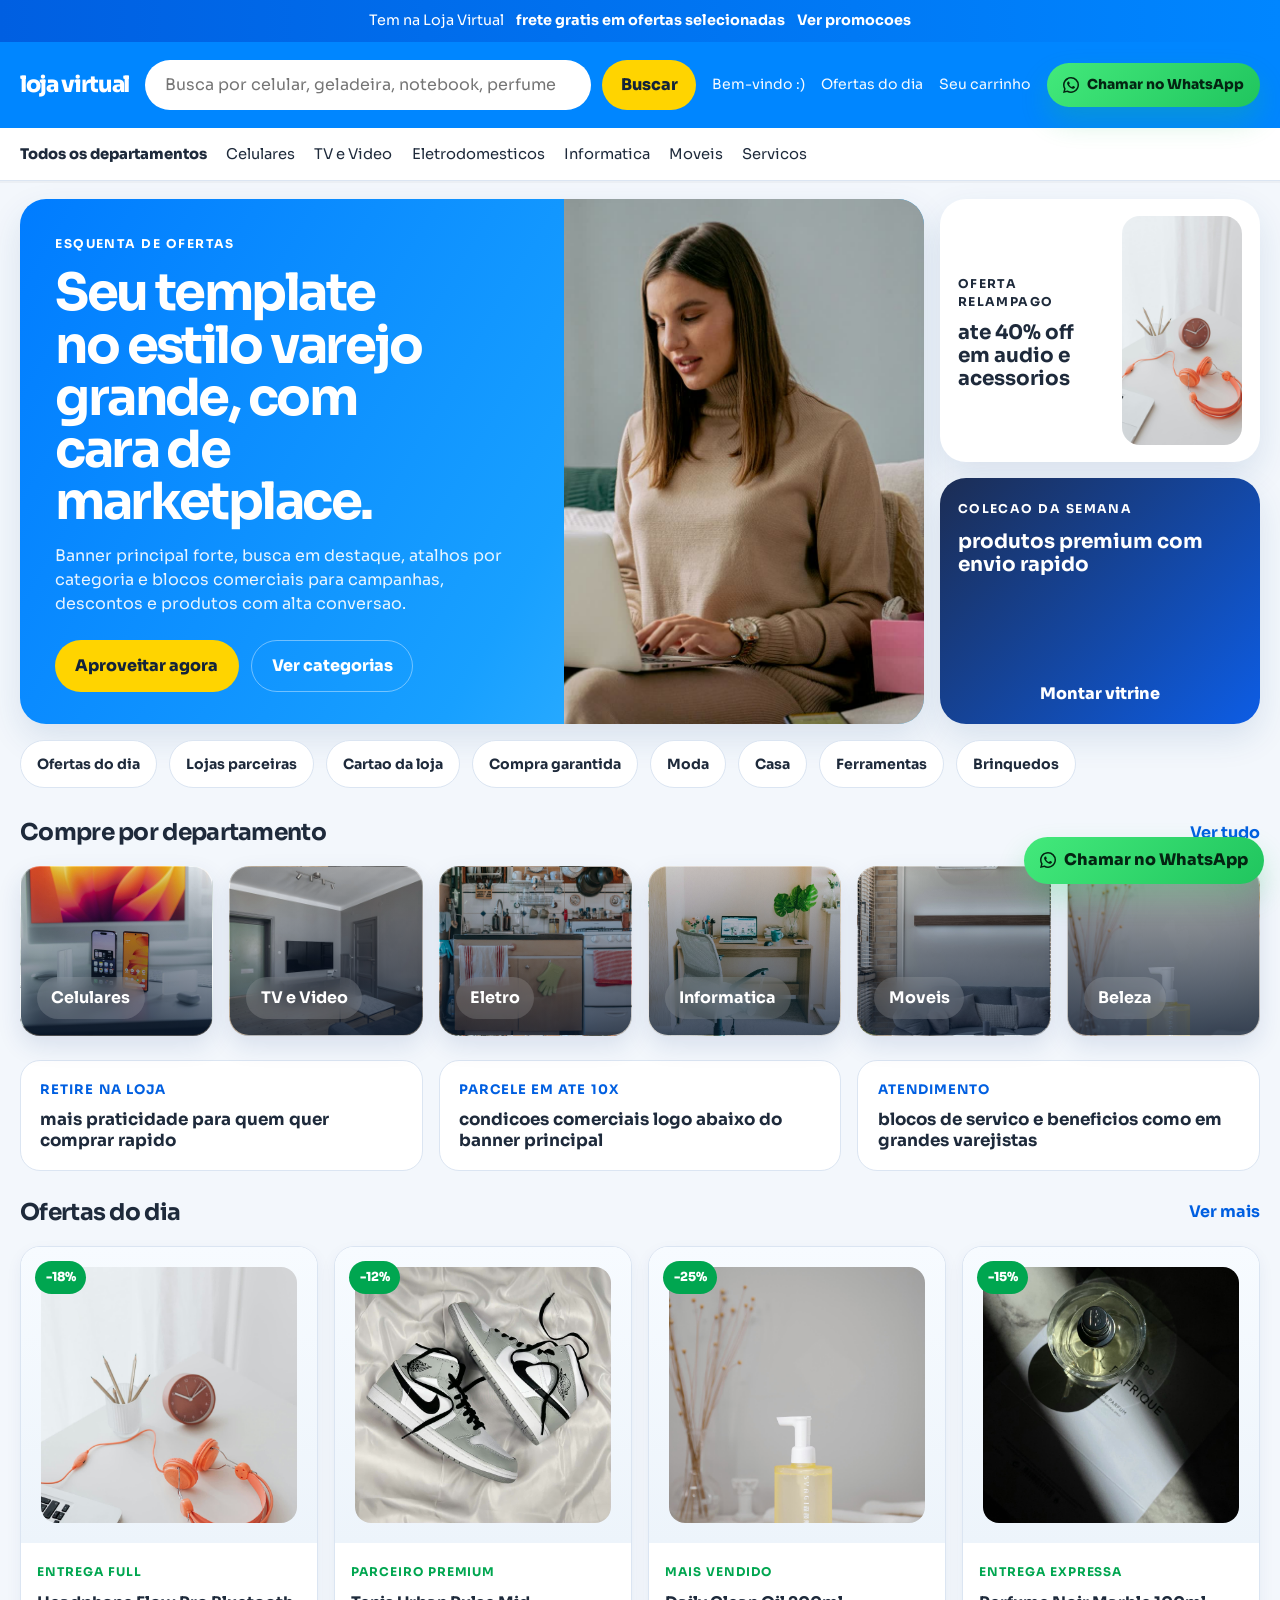
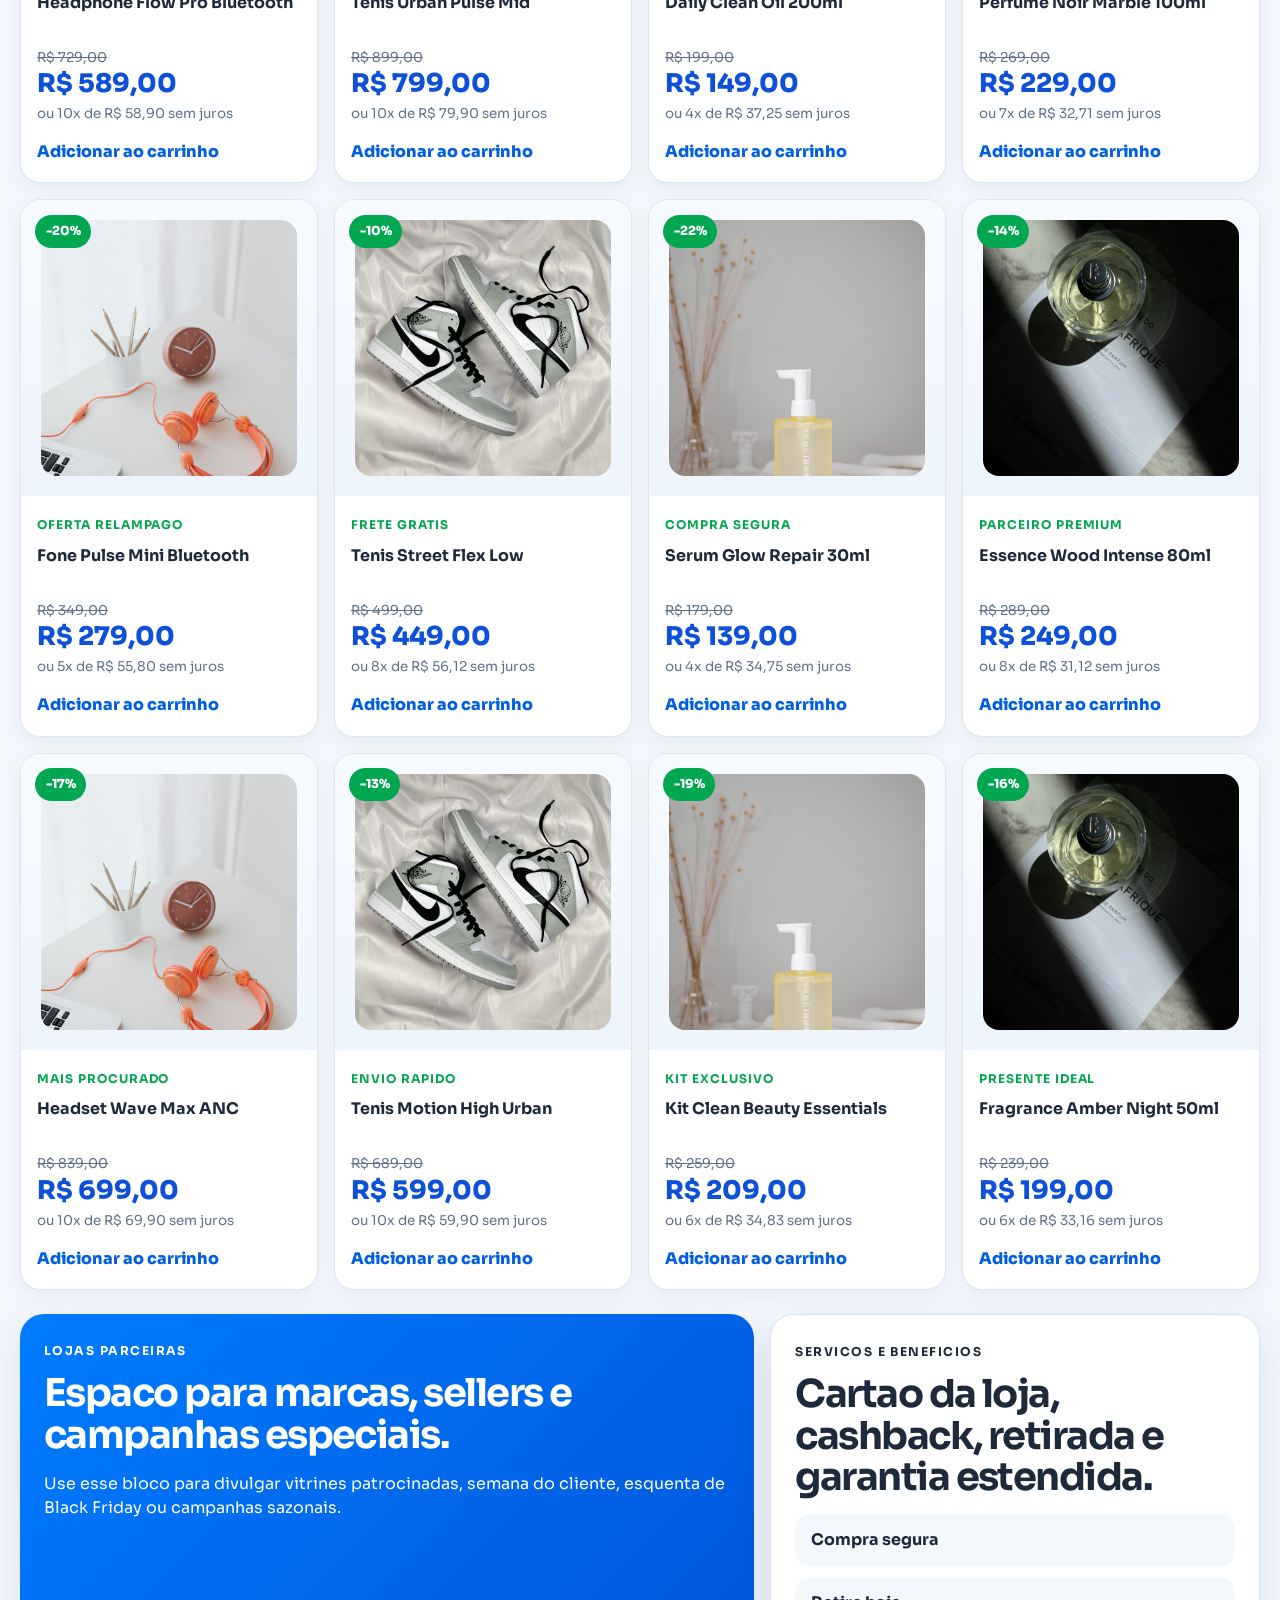
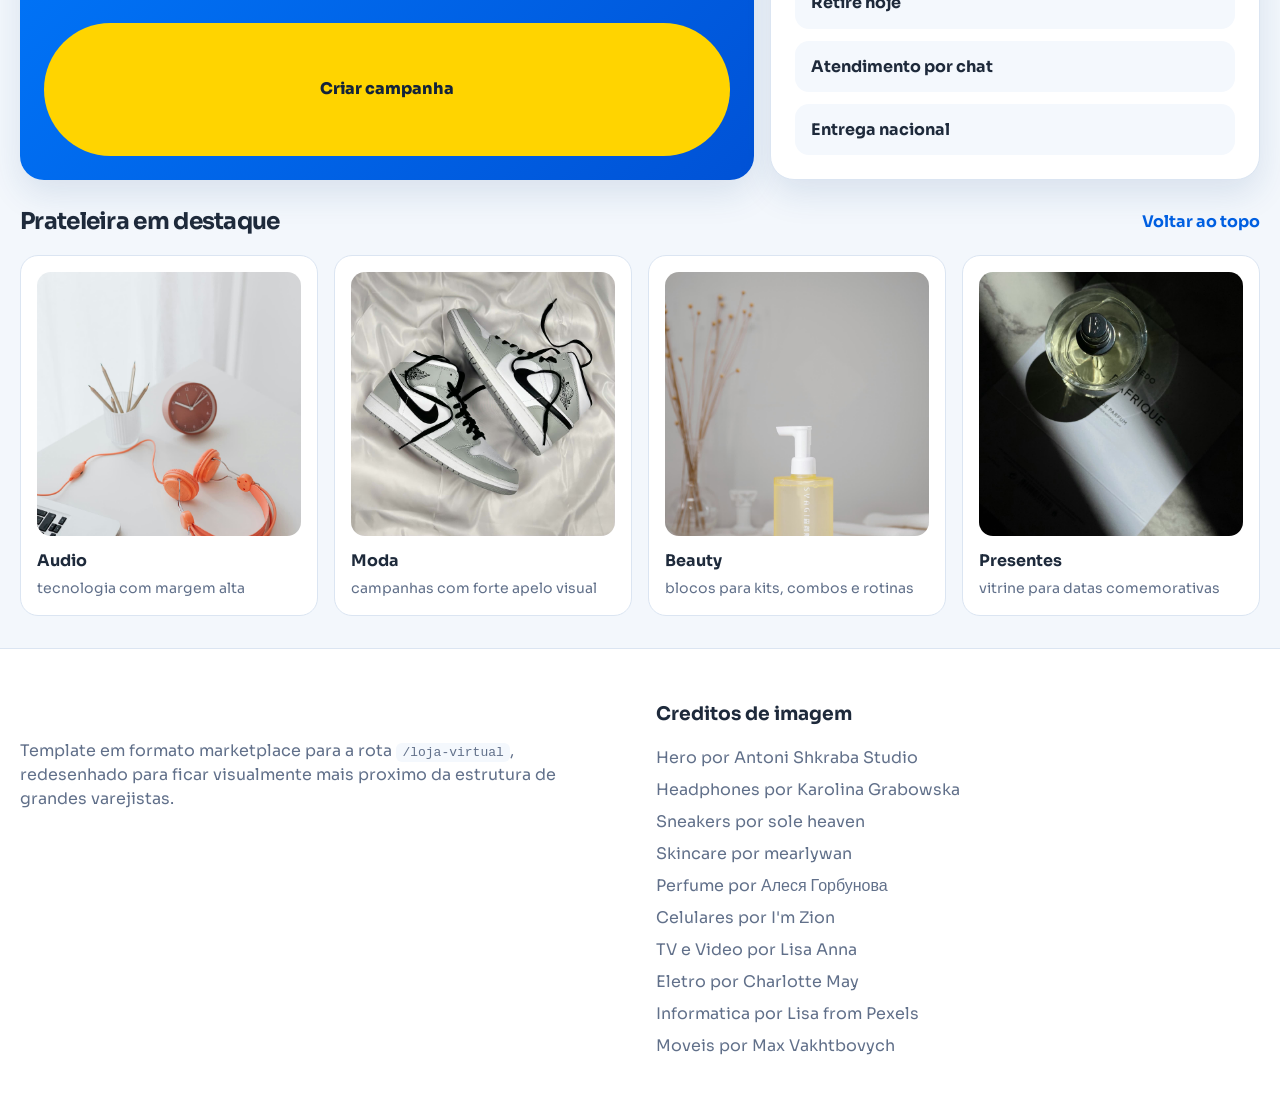
<file: loja-virtual/index.html>
<!doctype html>
<html lang="pt-BR">
  <head>
    <meta charset="utf-8" />
    <meta http-equiv="X-UA-Compatible" content="IE=edge" />
    <meta name="viewport" content="width=device-width, initial-scale=1" />
    <title>Loja Virtual | Template de Loja Virtual</title>
    <meta
      name="description"
      content="Template de loja virtual inspirado na estrutura de grandes marketplaces, com header comercial, busca central, categorias, ofertas e prateleiras de produtos."
    />
    <meta name="theme-color" content="#0086ff" />
    <meta name="robots" content="index, follow" />
    <link rel="canonical" href="https://rubensmatos.github.io/loja-virtual/" />
    <link rel="icon" href="/favicon.ico" sizes="any" />
    <link rel="icon" href="/assets/img/favicon.svg" type="image/svg+xml" />
    <link rel="stylesheet" href="/loja-virtual/assets/css/styles.css" />
  </head>
  <body>
    <a class="skip-link" href="#conteudo">Pular para o conteudo principal</a>

    <div class="top-offer">
      <div class="container top-offer-wrap">
        <span>Tem na Loja Virtual</span>
        <strong>frete gratis em ofertas selecionadas</strong>
        <a href="#ofertas">Ver promocoes</a>
      </div>
    </div>

    <header class="site-header" id="topo">
      <div class="header-main">
        <div class="container header-main-grid">
          <a class="brand" href="#topo" aria-label="Loja Virtual">
            <span class="brand-logo">Loja Virtual</span>
          </a>

          <form class="search" action="#" method="get" role="search">
            <label class="sr-only" for="busca">Buscar produtos</label>
            <input
              id="busca"
              name="q"
              type="search"
              placeholder="Busca por celular, geladeira, notebook, perfume..."
            />
            <button type="submit">Buscar</button>
          </form>

          <button
            class="nav-toggle"
            type="button"
            aria-expanded="false"
            aria-controls="menu"
            data-nav-toggle
          >
            <span></span>
            <span></span>
            <span></span>
          </button>

          <div class="header-actions">
            <a href="#beneficios">Bem-vindo :)</a>
            <a href="#ofertas">Ofertas do dia</a>
            <a href="#colecoes">Seu carrinho</a>
            <a
              class="btn-whatsapp"
              href="https://wa.me/5534999115556"
              target="_blank"
              rel="noopener noreferrer"
              aria-label="Chamar no WhatsApp"
            >
              <svg viewBox="0 0 16 16" aria-hidden="true" xmlns="http://www.w3.org/2000/svg">
                <path
                  fill="currentColor"
                  d="M13.601 2.326A7.85 7.85 0 0 0 8.004 0C3.58 0 0 3.58 0 8.003c0 1.414.37 2.794 1.073 4.008L0 16l4.102-1.073a7.95 7.95 0 0 0 3.902 1.005h.003c4.423 0 8.003-3.58 8.003-8.003a7.95 7.95 0 0 0-2.409-5.603M8.007 14.5a6.45 6.45 0 0 1-3.293-.9l-.236-.14-2.435.637.65-2.372-.154-.243a6.46 6.46 0 0 1-.99-3.453c0-3.57 2.904-6.473 6.474-6.473a6.43 6.43 0 0 1 4.577 1.896A6.43 6.43 0 0 1 14.5 8.028c-.002 3.57-2.906 6.472-6.475 6.472m3.553-4.849c-.194-.097-1.156-.571-1.335-.635-.178-.064-.307-.097-.436.097-.129.194-.5.635-.614.764-.114.129-.229.145-.422.048-.194-.097-.817-.301-1.556-.96-.575-.513-.963-1.147-1.076-1.34-.113-.194-.012-.299.085-.396.087-.087.194-.226.291-.339.097-.113.129-.194.194-.323.065-.129.032-.242-.016-.339-.048-.097-.436-1.05-.597-1.438-.157-.377-.316-.326-.436-.332l-.371-.007a.71.71 0 0 0-.516.242c-.178.194-.678.662-.678 1.613 0 .95.694 1.87.79 2 .097.129 1.366 2.087 3.311 2.928.463.2.824.319 1.105.408.464.148.886.127 1.22.077.372-.056 1.156-.472 1.319-.928.162-.456.162-.847.113-.928-.048-.08-.178-.129-.372-.226"
                />
              </svg>
              <span>Chamar no WhatsApp</span>
            </a>
          </div>
        </div>
      </div>

      <div class="header-nav">
        <div class="container">
          <nav class="menu" id="menu" aria-label="Departamentos" data-menu>
            <a class="menu-strong" href="#departamentos">Todos os departamentos</a>
            <a href="#departamentos">Celulares</a>
            <a href="#departamentos">TV e Video</a>
            <a href="#departamentos">Eletrodomesticos</a>
            <a href="#departamentos">Informatica</a>
            <a href="#departamentos">Moveis</a>
            <a href="#beneficios">Servicos</a>
          </nav>
        </div>
      </div>
    </header>

    <main id="conteudo">
      <section class="hero">
        <div class="container hero-grid">
          <article class="hero-banner hero-banner-primary">
            <div class="hero-copy">
              <span class="hero-kicker">Esquenta de ofertas</span>
              <h1>Seu template no estilo varejo grande, com cara de marketplace.</h1>
              <p>
                Banner principal forte, busca em destaque, atalhos por categoria e blocos
                comerciais para campanhas, descontos e produtos com alta conversao.
              </p>
              <div class="hero-actions">
                <a class="btn btn-yellow" href="#ofertas">Aproveitar agora</a>
                <a class="btn btn-outline-light" href="#departamentos">Ver categorias</a>
              </div>
            </div>

            <div class="hero-visual">
              <img
                src="/loja-virtual/assets/img/hero-shopping.jpg"
                alt="Pessoa comprando online em notebook, representando uma vitrine digital."
              />
            </div>
          </article>

          <aside class="hero-side">
            <article class="hero-banner hero-banner-card white-card">
              <div>
                <span class="mini-label">Oferta relampago</span>
                <strong>ate 40% off em audio e acessorios</strong>
              </div>
              <img
                src="/loja-virtual/assets/img/headphones.jpg"
                alt="Headphone em setup minimalista."
              />
            </article>

            <article class="hero-banner hero-banner-card dark-card">
              <div>
                <span class="mini-label">Colecao da semana</span>
                <strong>produtos premium com envio rapido</strong>
              </div>
              <a href="#colecoes">Montar vitrine</a>
            </article>
          </aside>
        </div>
      </section>

      <section class="chips-row">
        <div class="container chips-wrap">
          <a href="#ofertas">Ofertas do dia</a>
          <a href="#colecoes">Lojas parceiras</a>
          <a href="#beneficios">Cartao da loja</a>
          <a href="#beneficios">Compra garantida</a>
          <a href="#departamentos">Moda</a>
          <a href="#departamentos">Casa</a>
          <a href="#departamentos">Ferramentas</a>
          <a href="#departamentos">Brinquedos</a>
        </div>
      </section>

      <section class="section departments" id="departamentos">
        <div class="container">
          <div class="section-title">
            <h2>Compre por departamento</h2>
            <a href="#ofertas">Ver tudo</a>
          </div>

          <div class="department-grid">
            <a class="department-card department-card-celulares" href="#ofertas">
              <strong>Celulares</strong>
            </a>
            <a class="department-card department-card-tv" href="#ofertas">
              <strong>TV e Video</strong>
            </a>
            <a class="department-card department-card-eletro" href="#ofertas">
              <strong>Eletro</strong>
            </a>
            <a class="department-card department-card-informatica" href="#ofertas">
              <strong>Informatica</strong>
            </a>
            <a class="department-card department-card-moveis" href="#ofertas">
              <strong>Moveis</strong>
            </a>
            <a class="department-card department-card-beleza" href="#ofertas">
              <strong>Beleza</strong>
            </a>
          </div>
        </div>
      </section>

      <section class="section promo-band" id="beneficios">
        <div class="container promo-band-grid">
          <article>
            <span>Retire na loja</span>
            <strong>mais praticidade para quem quer comprar rapido</strong>
          </article>
          <article>
            <span>Parcele em ate 10x</span>
            <strong>condicoes comerciais logo abaixo do banner principal</strong>
          </article>
          <article>
            <span>Atendimento</span>
            <strong>blocos de servico e beneficios como em grandes varejistas</strong>
          </article>
        </div>
      </section>

      <section class="section offers" id="ofertas">
        <div class="container">
          <div class="section-title">
            <h2>Ofertas do dia</h2>
            <a href="#colecoes">Ver mais</a>
          </div>

          <div class="product-grid">
            <article class="product-card">
              <div class="badge-discount">-18%</div>
              <div class="product-image">
                <img src="/loja-virtual/assets/img/headphones.jpg" alt="Headphone em destaque." />
              </div>
              <div class="product-content">
                <span class="product-installment">entrega full</span>
                <h3>Headphone Flow Pro Bluetooth</h3>
                <p class="price-old">R$ 729,00</p>
                <p class="price-main">R$ 589,00</p>
                <p class="price-installment">ou 10x de R$ 58,90 sem juros</p>
                <a class="buy-link" href="#colecoes">Adicionar ao carrinho</a>
              </div>
            </article>

            <article class="product-card">
              <div class="badge-discount">-12%</div>
              <div class="product-image">
                <img src="/loja-virtual/assets/img/sneakers.jpg" alt="Tenis premium em destaque." />
              </div>
              <div class="product-content">
                <span class="product-installment">parceiro premium</span>
                <h3>Tenis Urban Pulse Mid</h3>
                <p class="price-old">R$ 899,00</p>
                <p class="price-main">R$ 799,00</p>
                <p class="price-installment">ou 10x de R$ 79,90 sem juros</p>
                <a class="buy-link" href="#colecoes">Adicionar ao carrinho</a>
              </div>
            </article>

            <article class="product-card">
              <div class="badge-discount">-25%</div>
              <div class="product-image">
                <img src="/loja-virtual/assets/img/skincare.jpg" alt="Produto de skincare em destaque." />
              </div>
              <div class="product-content">
                <span class="product-installment">mais vendido</span>
                <h3>Daily Clean Oil 200ml</h3>
                <p class="price-old">R$ 199,00</p>
                <p class="price-main">R$ 149,00</p>
                <p class="price-installment">ou 4x de R$ 37,25 sem juros</p>
                <a class="buy-link" href="#colecoes">Adicionar ao carrinho</a>
              </div>
            </article>

            <article class="product-card">
              <div class="badge-discount">-15%</div>
              <div class="product-image">
                <img src="/loja-virtual/assets/img/perfume.jpg" alt="Perfume em destaque." />
              </div>
              <div class="product-content">
                <span class="product-installment">entrega expressa</span>
                <h3>Perfume Noir Marble 100ml</h3>
                <p class="price-old">R$ 269,00</p>
                <p class="price-main">R$ 229,00</p>
                <p class="price-installment">ou 7x de R$ 32,71 sem juros</p>
                <a class="buy-link" href="#colecoes">Adicionar ao carrinho</a>
              </div>
            </article>

            <article class="product-card">
              <div class="badge-discount">-20%</div>
              <div class="product-image">
                <img src="/loja-virtual/assets/img/headphones.jpg" alt="Fone de ouvido premium em destaque." />
              </div>
              <div class="product-content">
                <span class="product-installment">oferta relampago</span>
                <h3>Fone Pulse Mini Bluetooth</h3>
                <p class="price-old">R$ 349,00</p>
                <p class="price-main">R$ 279,00</p>
                <p class="price-installment">ou 5x de R$ 55,80 sem juros</p>
                <a class="buy-link" href="#colecoes">Adicionar ao carrinho</a>
              </div>
            </article>

            <article class="product-card">
              <div class="badge-discount">-10%</div>
              <div class="product-image">
                <img src="/loja-virtual/assets/img/sneakers.jpg" alt="Tenis casual em destaque." />
              </div>
              <div class="product-content">
                <span class="product-installment">frete gratis</span>
                <h3>Tenis Street Flex Low</h3>
                <p class="price-old">R$ 499,00</p>
                <p class="price-main">R$ 449,00</p>
                <p class="price-installment">ou 8x de R$ 56,12 sem juros</p>
                <a class="buy-link" href="#colecoes">Adicionar ao carrinho</a>
              </div>
            </article>

            <article class="product-card">
              <div class="badge-discount">-22%</div>
              <div class="product-image">
                <img src="/loja-virtual/assets/img/skincare.jpg" alt="Serum de skincare em destaque." />
              </div>
              <div class="product-content">
                <span class="product-installment">compra segura</span>
                <h3>Serum Glow Repair 30ml</h3>
                <p class="price-old">R$ 179,00</p>
                <p class="price-main">R$ 139,00</p>
                <p class="price-installment">ou 4x de R$ 34,75 sem juros</p>
                <a class="buy-link" href="#colecoes">Adicionar ao carrinho</a>
              </div>
            </article>

            <article class="product-card">
              <div class="badge-discount">-14%</div>
              <div class="product-image">
                <img src="/loja-virtual/assets/img/perfume.jpg" alt="Perfume premium em destaque." />
              </div>
              <div class="product-content">
                <span class="product-installment">parceiro premium</span>
                <h3>Essence Wood Intense 80ml</h3>
                <p class="price-old">R$ 289,00</p>
                <p class="price-main">R$ 249,00</p>
                <p class="price-installment">ou 8x de R$ 31,12 sem juros</p>
                <a class="buy-link" href="#colecoes">Adicionar ao carrinho</a>
              </div>
            </article>

            <article class="product-card">
              <div class="badge-discount">-17%</div>
              <div class="product-image">
                <img src="/loja-virtual/assets/img/headphones.jpg" alt="Headset sem fio em destaque." />
              </div>
              <div class="product-content">
                <span class="product-installment">mais procurado</span>
                <h3>Headset Wave Max ANC</h3>
                <p class="price-old">R$ 839,00</p>
                <p class="price-main">R$ 699,00</p>
                <p class="price-installment">ou 10x de R$ 69,90 sem juros</p>
                <a class="buy-link" href="#colecoes">Adicionar ao carrinho</a>
              </div>
            </article>

            <article class="product-card">
              <div class="badge-discount">-13%</div>
              <div class="product-image">
                <img src="/loja-virtual/assets/img/sneakers.jpg" alt="Tenis cano alto em destaque." />
              </div>
              <div class="product-content">
                <span class="product-installment">envio rapido</span>
                <h3>Tenis Motion High Urban</h3>
                <p class="price-old">R$ 689,00</p>
                <p class="price-main">R$ 599,00</p>
                <p class="price-installment">ou 10x de R$ 59,90 sem juros</p>
                <a class="buy-link" href="#colecoes">Adicionar ao carrinho</a>
              </div>
            </article>

            <article class="product-card">
              <div class="badge-discount">-19%</div>
              <div class="product-image">
                <img src="/loja-virtual/assets/img/skincare.jpg" alt="Kit de skincare em destaque." />
              </div>
              <div class="product-content">
                <span class="product-installment">kit exclusivo</span>
                <h3>Kit Clean Beauty Essentials</h3>
                <p class="price-old">R$ 259,00</p>
                <p class="price-main">R$ 209,00</p>
                <p class="price-installment">ou 6x de R$ 34,83 sem juros</p>
                <a class="buy-link" href="#colecoes">Adicionar ao carrinho</a>
              </div>
            </article>

            <article class="product-card">
              <div class="badge-discount">-16%</div>
              <div class="product-image">
                <img src="/loja-virtual/assets/img/perfume.jpg" alt="Fragrancia sofisticada em destaque." />
              </div>
              <div class="product-content">
                <span class="product-installment">presente ideal</span>
                <h3>Fragrance Amber Night 50ml</h3>
                <p class="price-old">R$ 239,00</p>
                <p class="price-main">R$ 199,00</p>
                <p class="price-installment">ou 6x de R$ 33,16 sem juros</p>
                <a class="buy-link" href="#colecoes">Adicionar ao carrinho</a>
              </div>
            </article>
          </div>
        </div>
      </section>

      <section class="section featured-banners" id="colecoes">
        <div class="container banner-grid">
          <article class="promo-card promo-card-blue">
            <div>
              <span class="mini-label">Lojas parceiras</span>
              <h2>Espaco para marcas, sellers e campanhas especiais.</h2>
              <p>
                Use esse bloco para divulgar vitrines patrocinadas, semana do cliente, esquenta
                de Black Friday ou campanhas sazonais.
              </p>
            </div>
            <a class="btn btn-yellow" href="#ofertas">Criar campanha</a>
          </article>

          <article class="promo-card promo-card-light">
            <div>
              <span class="mini-label">Servicos e beneficios</span>
              <h2>Cartao da loja, cashback, retirada e garantia estendida.</h2>
            </div>
            <ul class="benefit-list">
              <li>Compra segura</li>
              <li>Retire hoje</li>
              <li>Atendimento por chat</li>
              <li>Entrega nacional</li>
            </ul>
          </article>
        </div>
      </section>

      <section class="section shelf">
        <div class="container">
          <div class="section-title">
            <h2>Prateleira em destaque</h2>
            <a href="#topo">Voltar ao topo</a>
          </div>

          <div class="mini-shelf">
            <article class="mini-card">
              <img src="/loja-virtual/assets/img/headphones.jpg" alt="Headphone laranja." />
              <strong>Audio</strong>
              <span>tecnologia com margem alta</span>
            </article>
            <article class="mini-card">
              <img src="/loja-virtual/assets/img/sneakers.jpg" alt="Tenis branco e cinza." />
              <strong>Moda</strong>
              <span>campanhas com forte apelo visual</span>
            </article>
            <article class="mini-card">
              <img src="/loja-virtual/assets/img/skincare.jpg" alt="Produto amarelo de skincare." />
              <strong>Beauty</strong>
              <span>blocos para kits, combos e rotinas</span>
            </article>
            <article class="mini-card">
              <img src="/loja-virtual/assets/img/perfume.jpg" alt="Perfume sobre marmore." />
              <strong>Presentes</strong>
              <span>vitrine para datas comemorativas</span>
            </article>
          </div>
        </div>
      </section>
    </main>

    <footer class="site-footer">
      <div class="container footer-grid">
        <div>
          <div class="brand-logo footer-logo">Loja Virtual</div>
          <p>
            Template em formato marketplace para a rota <code>/loja-virtual</code>, redesenhado
            para ficar visualmente mais proximo da estrutura de grandes varejistas.
          </p>
        </div>
        <div>
          <h3>Creditos de imagem</h3>
          <ul class="credits">
            <li><a href="https://www.pexels.com/photo/woman-shopping-online-on-computer-at-home-6207757/">Hero por Antoni Shkraba Studio</a></li>
            <li><a href="https://www.pexels.com/photo/headphones-on-desk-5877660/">Headphones por Karolina Grabowska</a></li>
            <li><a href="https://www.pexels.com/photo/sneakers-on-white-background-20350042/">Sneakers por sole heaven</a></li>
            <li><a href="https://www.pexels.com/photo/bottle-of-cosmetic-16378448/">Skincare por mearlywan</a></li>
            <li><a href="https://www.pexels.com/photo/overhead-shot-of-a-bottle-of-perfume-8872285/">Perfume por Алеся Горбунова</a></li>
            <li><a href="https://www.pexels.com/photo/smartphones-on-a-table-14486282/">Celulares por I'm Zion</a></li>
            <li><a href="https://www.pexels.com/photo/tv-in-a-living-room-19866439/">TV e Video por Lisa Anna</a></li>
            <li><a href="https://www.pexels.com/photo/kitchen-full-of-appliances-and-utensils-5824488/">Eletro por Charlotte May</a></li>
            <li><a href="https://www.pexels.com/photo/laptop-on-a-desk-4073705/">Informatica por Lisa from Pexels</a></li>
            <li><a href="https://www.pexels.com/photo/a-sofa-in-a-living-room-7614543/">Moveis por Max Vakhtbovych</a></li>
          </ul>
        </div>
      </div>
    </footer>

    <a
      class="btn-whatsapp whatsapp-float"
      href="https://wa.me/5534999115556"
      target="_blank"
      rel="noopener noreferrer"
      aria-label="Chamar no WhatsApp"
    >
      <svg viewBox="0 0 16 16" aria-hidden="true" xmlns="http://www.w3.org/2000/svg">
        <path
          fill="currentColor"
          d="M13.601 2.326A7.85 7.85 0 0 0 8.004 0C3.58 0 0 3.58 0 8.003c0 1.414.37 2.794 1.073 4.008L0 16l4.102-1.073a7.95 7.95 0 0 0 3.902 1.005h.003c4.423 0 8.003-3.58 8.003-8.003a7.95 7.95 0 0 0-2.409-5.603M8.007 14.5a6.45 6.45 0 0 1-3.293-.9l-.236-.14-2.435.637.65-2.372-.154-.243a6.46 6.46 0 0 1-.99-3.453c0-3.57 2.904-6.473 6.474-6.473a6.43 6.43 0 0 1 4.577 1.896A6.43 6.43 0 0 1 14.5 8.028c-.002 3.57-2.906 6.472-6.475 6.472m3.553-4.849c-.194-.097-1.156-.571-1.335-.635-.178-.064-.307-.097-.436.097-.129.194-.5.635-.614.764-.114.129-.229.145-.422.048-.194-.097-.817-.301-1.556-.96-.575-.513-.963-1.147-1.076-1.34-.113-.194-.012-.299.085-.396.087-.087.194-.226.291-.339.097-.113.129-.194.194-.323.065-.129.032-.242-.016-.339-.048-.097-.436-1.05-.597-1.438-.157-.377-.316-.326-.436-.332l-.371-.007a.71.71 0 0 0-.516.242c-.178.194-.678.662-.678 1.613 0 .95.694 1.87.79 2 .097.129 1.366 2.087 3.311 2.928.463.2.824.319 1.105.408.464.148.886.127 1.22.077.372-.056 1.156-.472 1.319-.928.162-.456.162-.847.113-.928-.048-.08-.178-.129-.372-.226"
        />
      </svg>
      <span>Chamar no WhatsApp</span>
    </a>

    <script src="/loja-virtual/assets/js/main.js"></script>
  </body>
</html>
</file>
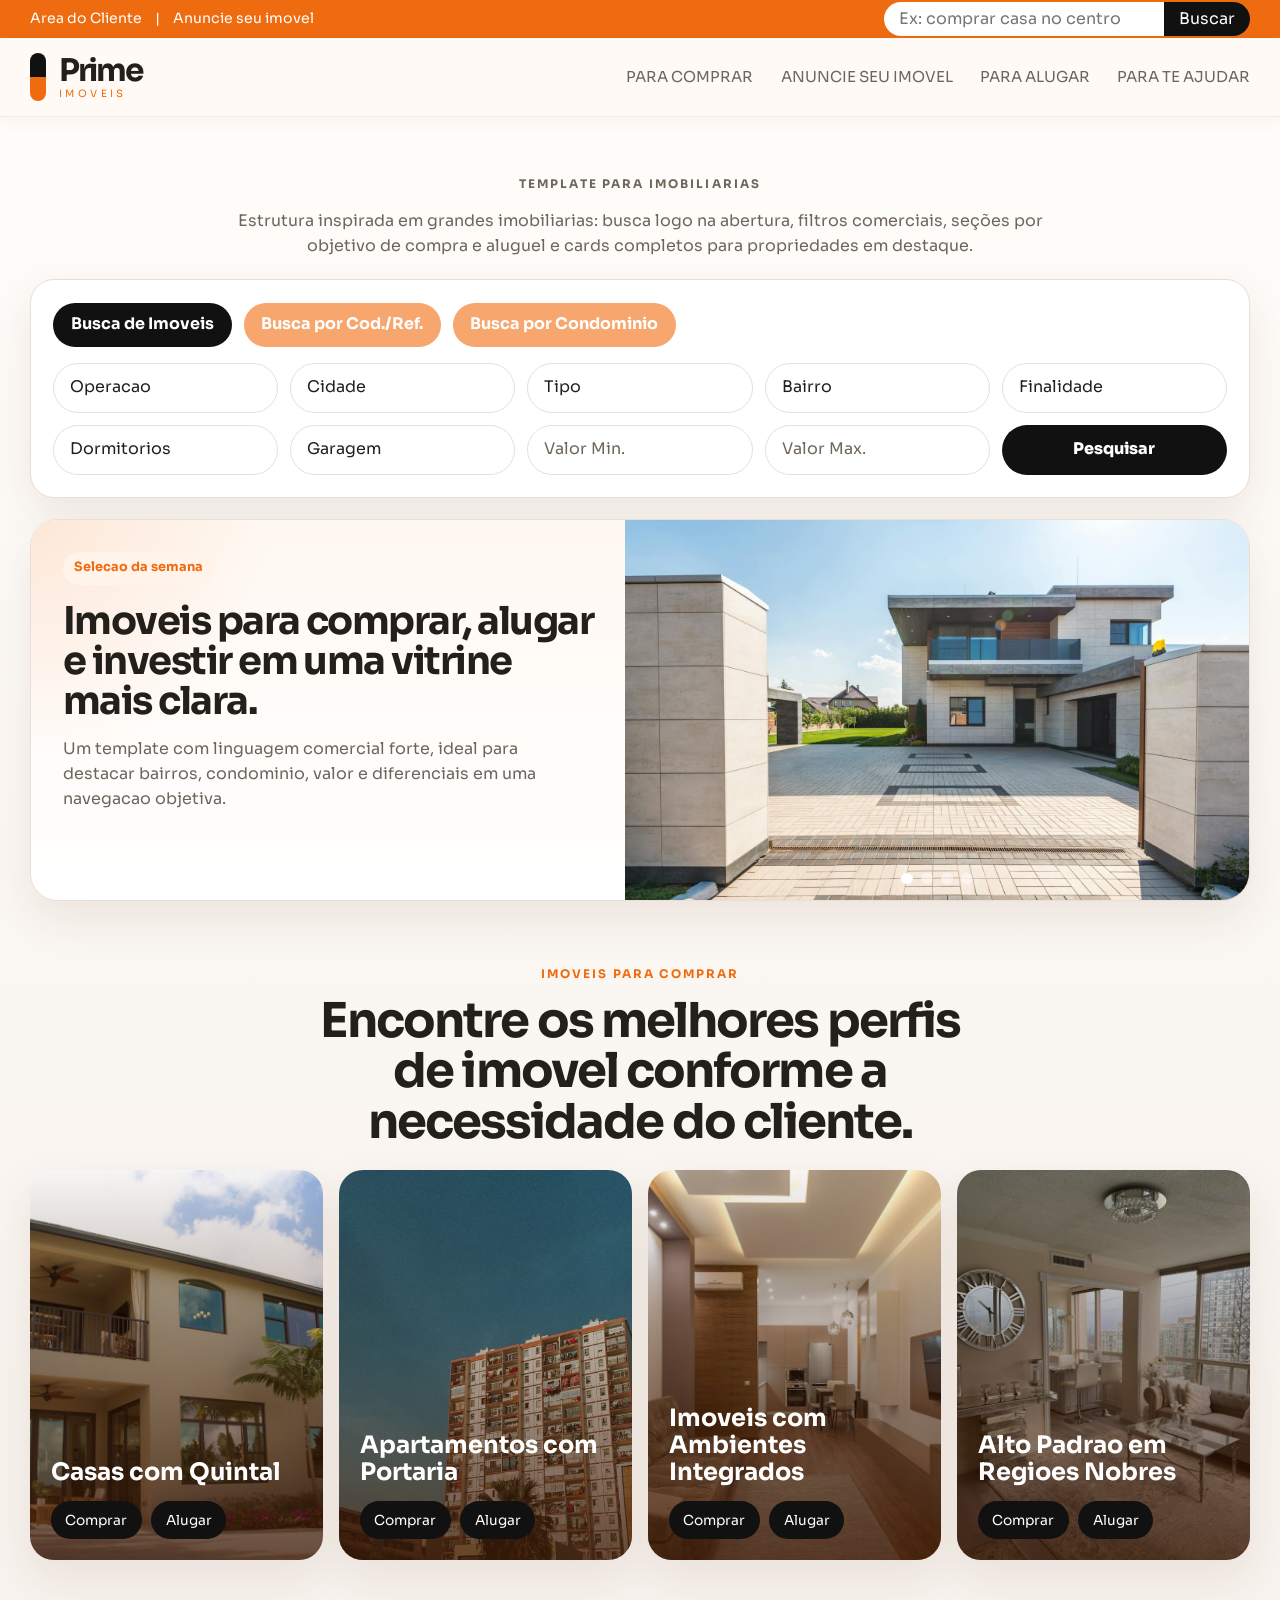
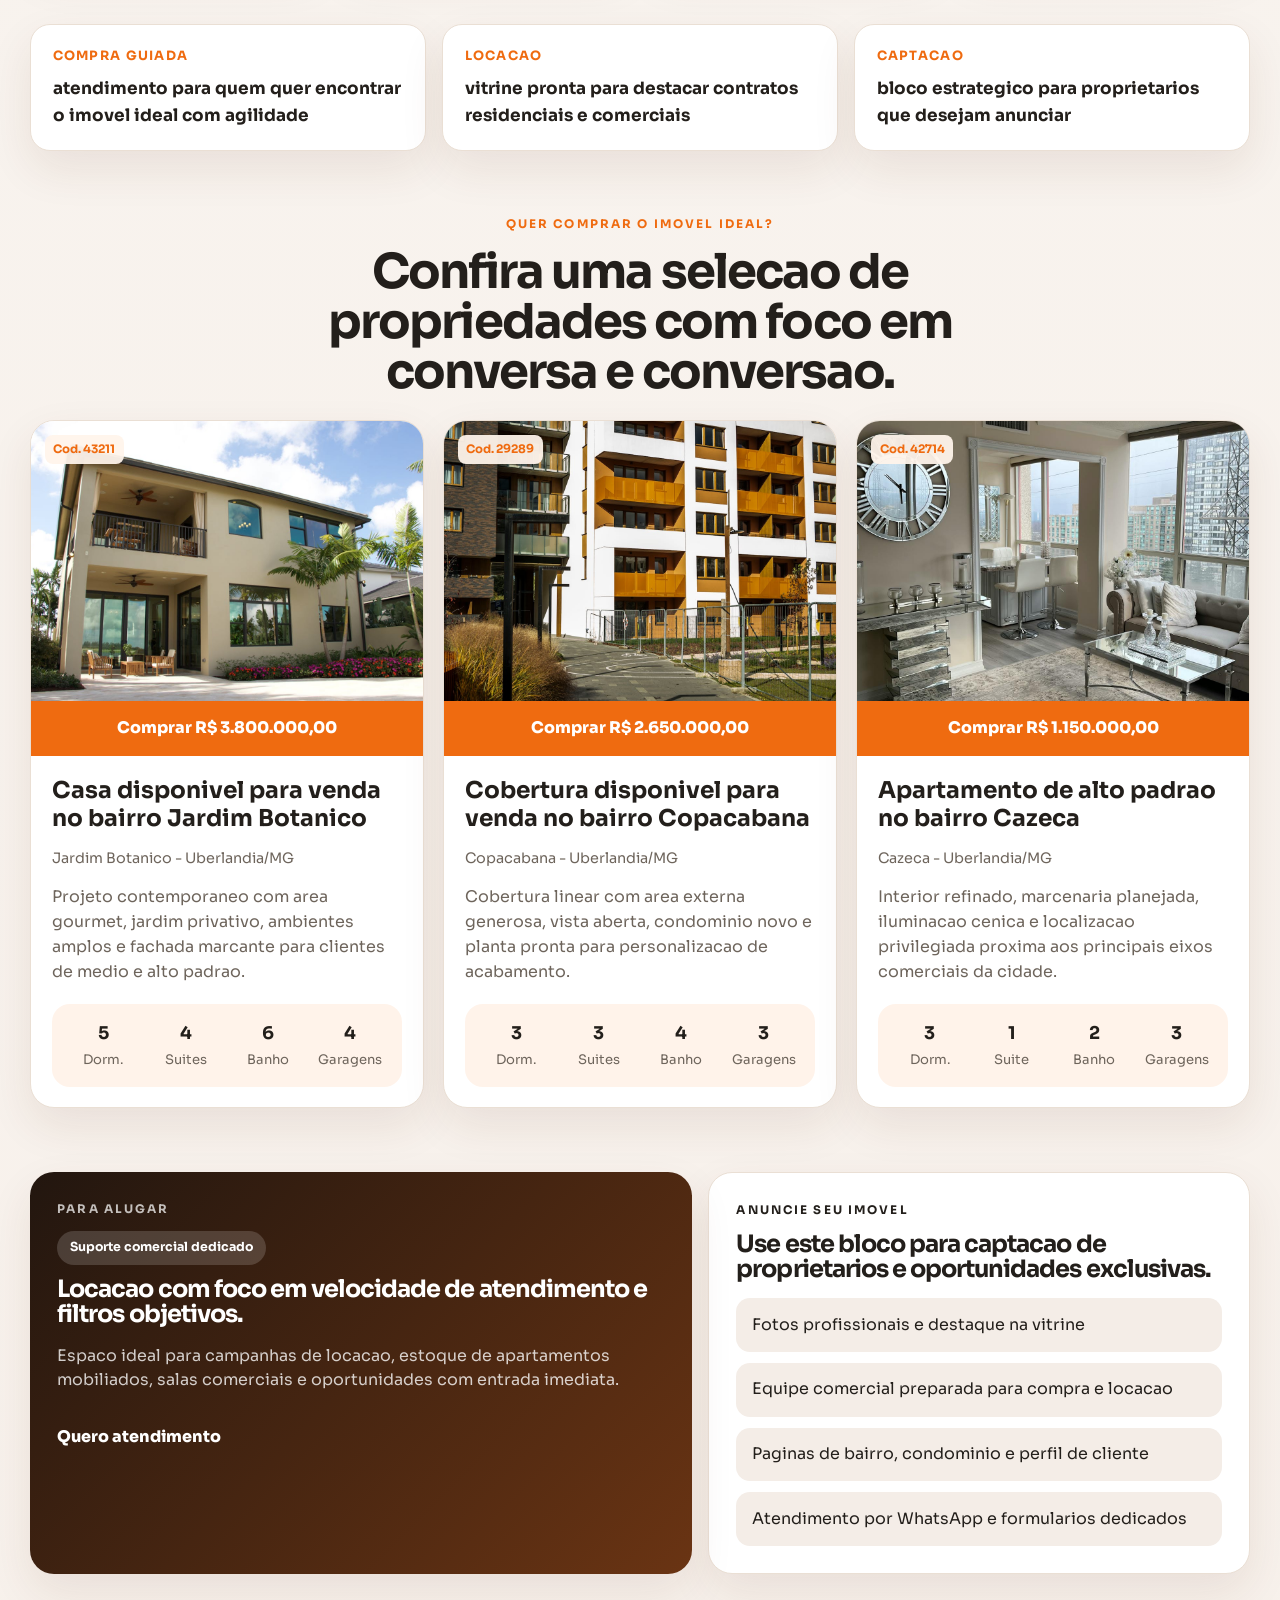
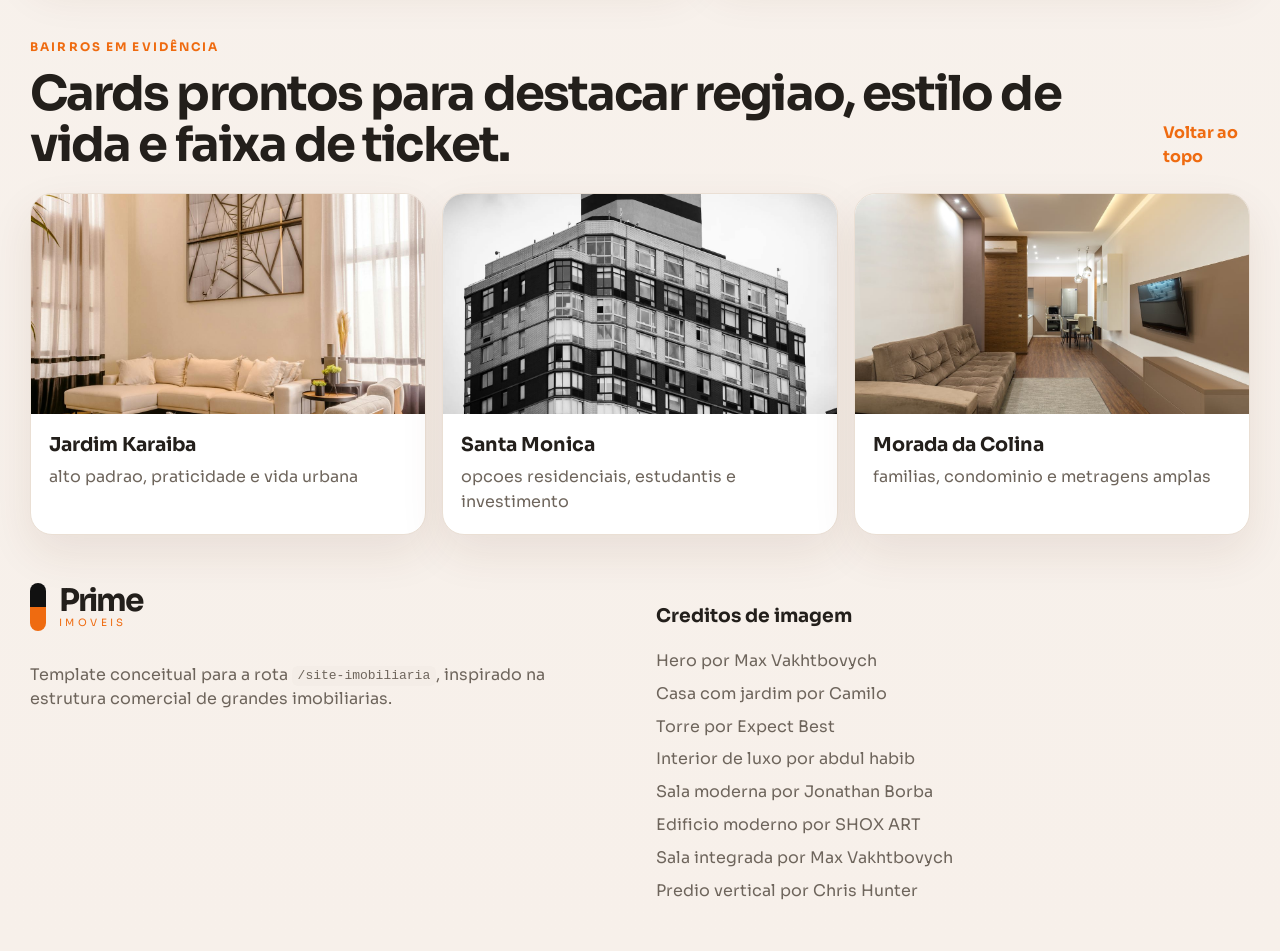
<file: site-imobiliaria/index.html>
<!doctype html>
<html lang="pt-BR">
  <head>
    <meta charset="utf-8" />
    <meta http-equiv="X-UA-Compatible" content="IE=edge" />
    <meta name="viewport" content="width=device-width, initial-scale=1" />
    <title>Prime Imoveis | Template para Imobiliarias</title>
    <meta
      name="description"
      content="Template para imobiliarias com busca de imoveis, destaques para compra e aluguel, cards de propriedades e blocos de atendimento comercial."
    />
    <meta name="theme-color" content="#ef6b10" />
    <meta name="robots" content="index, follow" />
    <link rel="canonical" href="https://rubensmatos.github.io/site-imobiliaria/" />
    <link rel="icon" href="/favicon.ico" sizes="any" />
    <link rel="icon" href="/assets/img/favicon.svg" type="image/svg+xml" />
    <link rel="stylesheet" href="/site-imobiliaria/assets/css/styles.css" />
  </head>
  <body>
    <a class="skip-link" href="#conteudo">Pular para o conteudo principal</a>

    <div class="topbar">
      <div class="container topbar-wrap">
        <div class="topbar-links">
          <a href="#contato">Area do Cliente</a>
          <span>|</span>
          <a href="#anuncie">Anuncie seu imovel</a>
        </div>
        <form class="topbar-search" action="#" method="get" role="search">
          <label class="sr-only" for="busca-topo">Busca rapida</label>
          <input id="busca-topo" type="search" placeholder="Ex: comprar casa no centro" />
          <button type="submit">Buscar</button>
        </form>
      </div>
    </div>

    <header class="site-header" id="topo">
      <div class="container header-grid">
        <a class="brand" href="#topo" aria-label="Prime Imoveis">
          <span class="brand-mark"></span>
          <span class="brand-copy">
            <strong>Prime</strong>
            <small>Imoveis</small>
          </span>
        </a>

        <button
          class="nav-toggle"
          type="button"
          aria-expanded="false"
          aria-controls="menu"
          data-nav-toggle
        >
          <span></span>
          <span></span>
          <span></span>
        </button>

        <nav class="menu" id="menu" aria-label="Principal" data-menu>
          <a href="#comprar">Para comprar</a>
          <a href="#anuncie">Anuncie seu imovel</a>
          <a href="#alugar">Para alugar</a>
          <a href="#atendimento">Para te ajudar</a>
        </nav>
      </div>
    </header>

    <main id="conteudo">
      <section class="hero">
        <div class="container hero-wrap">
          <div class="hero-copy">
            <p class="eyebrow">Template para imobiliarias</p>
            <p>
              Estrutura inspirada em grandes imobiliarias: busca logo na abertura, filtros
              comerciais, seções por objetivo de compra e aluguel e cards completos para
              propriedades em destaque.
            </p>
          </div>

          <div class="search-panel">
            <div class="search-tabs">
              <button class="is-active" type="button">Busca de Imoveis</button>
              <button type="button">Busca por Cod./Ref.</button>
              <button type="button">Busca por Condominio</button>
            </div>

            <form class="property-search" action="#" method="get">
              <label>
                <span class="sr-only">Operacao</span>
                <select>
                  <option>Operacao</option>
                  <option>Comprar</option>
                  <option>Alugar</option>
                </select>
              </label>
              <label>
                <span class="sr-only">Cidade</span>
                <select>
                  <option>Cidade</option>
                  <option>Uberlandia</option>
                  <option>Araguari</option>
                </select>
              </label>
              <label>
                <span class="sr-only">Tipo</span>
                <select>
                  <option>Tipo</option>
                  <option>Casa</option>
                  <option>Apartamento</option>
                  <option>Cobertura</option>
                </select>
              </label>
              <label>
                <span class="sr-only">Bairro</span>
                <select>
                  <option>Bairro</option>
                  <option>Centro</option>
                  <option>Jardim Karaiba</option>
                  <option>Morada da Colina</option>
                </select>
              </label>
              <label>
                <span class="sr-only">Finalidade</span>
                <select>
                  <option>Finalidade</option>
                  <option>Residencial</option>
                  <option>Comercial</option>
                </select>
              </label>
              <label>
                <span class="sr-only">Dormitorios</span>
                <select>
                  <option>Dormitorios</option>
                  <option>1+</option>
                  <option>2+</option>
                  <option>3+</option>
                </select>
              </label>
              <label>
                <span class="sr-only">Garagem</span>
                <select>
                  <option>Garagem</option>
                  <option>1 vaga</option>
                  <option>2 vagas</option>
                  <option>3 vagas</option>
                </select>
              </label>
              <label>
                <span class="sr-only">Valor minimo</span>
                <input type="text" placeholder="Valor Min." />
              </label>
              <label>
                <span class="sr-only">Valor maximo</span>
                <input type="text" placeholder="Valor Max." />
              </label>
              <button class="btn-search" type="submit">Pesquisar</button>
            </form>
          </div>

          <div class="hero-banner">
            <div class="hero-banner-copy">
              <span class="tag">Selecao da semana</span>
              <h2>Imoveis para comprar, alugar e investir em uma vitrine mais clara.</h2>
              <p>
                Um template com linguagem comercial forte, ideal para destacar bairros,
                condominio, valor e diferenciais em uma navegacao objetiva.
              </p>
            </div>
            <div class="hero-slider" data-slider>
              <div class="hero-slide is-active">
                <img
                  src="/site-imobiliaria/assets/img/hero-house.jpg"
                  alt="Casa moderna com fachada imponente e paisagismo."
                />
              </div>
              <div class="hero-slide">
                <img
                  src="/site-imobiliaria/assets/img/house-garden.jpg"
                  alt="Casa com jardim, area externa e fachada contemporanea."
                />
              </div>
              <div class="hero-slide">
                <img
                  src="/site-imobiliaria/assets/img/modern-building.jpg"
                  alt="Predio residencial moderno com arquitetura marcante."
                />
              </div>
              <div class="hero-slide">
                <img
                  src="/site-imobiliaria/assets/img/luxury-interior.jpg"
                  alt="Interior de alto padrao com iluminacao e acabamento refinado."
                />
              </div>
              <div class="hero-slider-dots" aria-label="Navegacao do slide">
                <button class="is-active" type="button" aria-label="Slide 1"></button>
                <button type="button" aria-label="Slide 2"></button>
                <button type="button" aria-label="Slide 3"></button>
                <button type="button" aria-label="Slide 4"></button>
              </div>
            </div>
          </div>
        </div>
      </section>

      <section class="section highlight-categories" id="comprar">
        <div class="container">
          <div class="section-head center">
            <p class="eyebrow">Imoveis para comprar</p>
            <h2>Encontre os melhores perfis de imovel conforme a necessidade do cliente.</h2>
          </div>

          <div class="category-grid">
            <article class="category-card">
              <img src="/site-imobiliaria/assets/img/house-garden.jpg" alt="Casa com jardim e fachada ampla." />
              <div class="category-overlay">
                <h3>Casas com Quintal</h3>
                <div class="category-actions">
                  <a href="#comprar">Comprar</a>
                  <a href="#alugar">Alugar</a>
                </div>
              </div>
            </article>
            <article class="category-card">
              <img src="/site-imobiliaria/assets/img/apartment-tower.jpg" alt="Edificio residencial alto." />
              <div class="category-overlay">
                <h3>Apartamentos com Portaria</h3>
                <div class="category-actions">
                  <a href="#comprar">Comprar</a>
                  <a href="#alugar">Alugar</a>
                </div>
              </div>
            </article>
            <article class="category-card">
              <img src="/site-imobiliaria/assets/img/open-living.jpg" alt="Sala moderna integrada." />
              <div class="category-overlay">
                <h3>Imoveis com Ambientes Integrados</h3>
                <div class="category-actions">
                  <a href="#comprar">Comprar</a>
                  <a href="#alugar">Alugar</a>
                </div>
              </div>
            </article>
            <article class="category-card">
              <img src="/site-imobiliaria/assets/img/luxury-interior.jpg" alt="Interior sofisticado com vista urbana." />
              <div class="category-overlay">
                <h3>Alto Padrao em Regioes Nobres</h3>
                <div class="category-actions">
                  <a href="#comprar">Comprar</a>
                  <a href="#alugar">Alugar</a>
                </div>
              </div>
            </article>
          </div>
        </div>
      </section>

      <section class="section service-strip" id="atendimento">
        <div class="container service-grid">
          <article>
            <span>Compra guiada</span>
            <strong>atendimento para quem quer encontrar o imovel ideal com agilidade</strong>
          </article>
          <article>
            <span>Locacao</span>
            <strong>vitrine pronta para destacar contratos residenciais e comerciais</strong>
          </article>
          <article>
            <span>Captacao</span>
            <strong>bloco estrategico para proprietarios que desejam anunciar</strong>
          </article>
        </div>
      </section>

      <section class="section property-showcase">
        <div class="container">
          <div class="section-head center">
            <p class="eyebrow">Quer comprar o imovel ideal?</p>
            <h2>Confira uma selecao de propriedades com foco em conversa e conversao.</h2>
          </div>

          <div class="property-grid">
            <article class="property-card">
              <div class="property-media">
                <span class="property-code">Cod. 43211</span>
                <img src="/site-imobiliaria/assets/img/house-garden.jpg" alt="Casa ampla com area externa." />
                <div class="property-price">Comprar R$ 3.800.000,00</div>
              </div>
              <div class="property-body">
                <h3>Casa disponivel para venda no bairro Jardim Botanico</h3>
                <p class="property-location">Jardim Botanico - Uberlandia/MG</p>
                <p>
                  Projeto contemporaneo com area gourmet, jardim privativo, ambientes amplos e
                  fachada marcante para clientes de medio e alto padrao.
                </p>
                <ul class="property-specs">
                  <li><strong>5</strong><span>Dorm.</span></li>
                  <li><strong>4</strong><span>Suites</span></li>
                  <li><strong>6</strong><span>Banho</span></li>
                  <li><strong>4</strong><span>Garagens</span></li>
                </ul>
              </div>
            </article>

            <article class="property-card">
              <div class="property-media">
                <span class="property-code">Cod. 29289</span>
                <img src="/site-imobiliaria/assets/img/modern-building.jpg" alt="Edificio residencial moderno." />
                <div class="property-price">Comprar R$ 2.650.000,00</div>
              </div>
              <div class="property-body">
                <h3>Cobertura disponivel para venda no bairro Copacabana</h3>
                <p class="property-location">Copacabana - Uberlandia/MG</p>
                <p>
                  Cobertura linear com area externa generosa, vista aberta, condominio novo e
                  planta pronta para personalizacao de acabamento.
                </p>
                <ul class="property-specs">
                  <li><strong>3</strong><span>Dorm.</span></li>
                  <li><strong>3</strong><span>Suites</span></li>
                  <li><strong>4</strong><span>Banho</span></li>
                  <li><strong>3</strong><span>Garagens</span></li>
                </ul>
              </div>
            </article>

            <article class="property-card">
              <div class="property-media">
                <span class="property-code">Cod. 42714</span>
                <img src="/site-imobiliaria/assets/img/luxury-interior.jpg" alt="Interior sofisticado de apartamento." />
                <div class="property-price">Comprar R$ 1.150.000,00</div>
              </div>
              <div class="property-body">
                <h3>Apartamento de alto padrao no bairro Cazeca</h3>
                <p class="property-location">Cazeca - Uberlandia/MG</p>
                <p>
                  Interior refinado, marcenaria planejada, iluminacao cenica e localizacao
                  privilegiada proxima aos principais eixos comerciais da cidade.
                </p>
                <ul class="property-specs">
                  <li><strong>3</strong><span>Dorm.</span></li>
                  <li><strong>1</strong><span>Suite</span></li>
                  <li><strong>2</strong><span>Banho</span></li>
                  <li><strong>3</strong><span>Garagens</span></li>
                </ul>
              </div>
            </article>
          </div>
        </div>
      </section>

      <section class="section dual-blocks" id="alugar">
        <div class="container dual-grid">
          <article class="dual-card dark rental-highlight">
            <p class="eyebrow light">Para alugar</p>
            <span class="support-badge">Suporte comercial dedicado</span>
            <h2>Locacao com foco em velocidade de atendimento e filtros objetivos.</h2>
            <p>
              Espaco ideal para campanhas de locacao, estoque de apartamentos mobiliados,
              salas comerciais e oportunidades com entrada imediata.
            </p>
            <a href="#contato">Quero atendimento</a>
          </article>

          <article class="dual-card light" id="anuncie">
            <p class="eyebrow">Anuncie seu imovel</p>
            <h2>Use este bloco para captacao de proprietarios e oportunidades exclusivas.</h2>
            <ul class="benefit-list">
              <li>Fotos profissionais e destaque na vitrine</li>
              <li>Equipe comercial preparada para compra e locacao</li>
              <li>Paginas de bairro, condominio e perfil de cliente</li>
              <li>Atendimento por WhatsApp e formularios dedicados</li>
            </ul>
          </article>
        </div>
      </section>

      <section class="section neighborhoods">
        <div class="container">
          <div class="section-head split">
            <div>
              <p class="eyebrow">Bairros em evidência</p>
              <h2>Cards prontos para destacar regiao, estilo de vida e faixa de ticket.</h2>
            </div>
            <a href="#topo">Voltar ao topo</a>
          </div>

          <div class="neighborhood-grid">
            <article class="neighborhood-card">
              <img src="/site-imobiliaria/assets/img/living-room.jpg" alt="Sala moderna com tons neutros." />
              <div>
                <strong>Jardim Karaiba</strong>
                <span>alto padrao, praticidade e vida urbana</span>
              </div>
            </article>
            <article class="neighborhood-card">
              <img src="/site-imobiliaria/assets/img/vertical-building.jpg" alt="Predio com arquitetura vertical." />
              <div>
                <strong>Santa Monica</strong>
                <span>opcoes residenciais, estudantis e investimento</span>
              </div>
            </article>
            <article class="neighborhood-card">
              <img src="/site-imobiliaria/assets/img/open-living.jpg" alt="Ambiente integrado com escritorio e sala." />
              <div>
                <strong>Morada da Colina</strong>
                <span>familias, condominio e metragens amplas</span>
              </div>
            </article>
          </div>
        </div>
      </section>
    </main>

    <footer class="site-footer" id="contato">
      <div class="container footer-grid">
        <div>
          <div class="brand footer-brand">
            <span class="brand-mark"></span>
            <span class="brand-copy">
              <strong>Prime</strong>
              <small>Imoveis</small>
            </span>
          </div>
          <p>
            Template conceitual para a rota <code>/site-imobiliaria</code>, inspirado na
            estrutura comercial de grandes imobiliarias.
          </p>
        </div>

        <div>
          <h3>Creditos de imagem</h3>
          <ul class="credits">
            <li><a href="https://www.pexels.com/photo/modern-house-exterior-design-8134821/">Hero por Max Vakhtbovych</a></li>
            <li><a href="https://www.pexels.com/photo/photo-of-a-house-exterior-5177211/">Casa com jardim por Camilo</a></li>
            <li><a href="https://www.pexels.com/photo/photograph-of-an-apartment-building-s-exterior-6245946/">Torre por Expect Best</a></li>
            <li><a href="https://www.pexels.com/photo/luxury-home-interior-16112681/">Interior de luxo por abdul habib</a></li>
            <li><a href="https://www.pexels.com/photo/modern-living-room-9976128/">Sala moderna por Jonathan Borba</a></li>
            <li><a href="https://www.pexels.com/photo/modern-residential-apartment-building-exterior-34360410/">Edificio moderno por SHOX ART</a></li>
            <li><a href="https://www.pexels.com/photo/a-modern-living-room-7166931/">Sala integrada por Max Vakhtbovych</a></li>
            <li><a href="https://www.pexels.com/photo/apartment-building-exterior-16945100/">Predio vertical por Chris Hunter</a></li>
          </ul>
        </div>
      </div>
    </footer>

    <script src="/site-imobiliaria/assets/js/main.js"></script>
  </body>
</html>
</file>
<file: assets/css/styles.css>
@font-face {
  font-family: "Sora";
  src: url("../fonts/sora-latin.woff2") format("woff2");
  font-weight: 100 900;
  font-style: normal;
  font-display: swap;
}

:root {
  --bg: #070f1f;
  --bg-soft: #0c1a31;
  --surface: #0f203a;
  --surface-2: #142847;
  --text: #ecf4ff;
  --text-soft: #b2c6e2;
  --accent: #35b8ff;
  --accent-2: #74e2ff;
  --line: #22426f;
  --success: #4de4a1;
  --container: min(1120px, calc(100% - 2.5rem));
  --radius: 18px;
  --radius-sm: 12px;
  --shadow: 0 20px 42px rgba(0, 0, 0, 0.26);
}

* {
  box-sizing: border-box;
}

html {
  scroll-behavior: smooth;
}

body {
  margin: 0;
  font-family: "Sora", "Segoe UI", sans-serif;
  color: var(--text);
  background: radial-gradient(circle at 80% -10%, #1a4f8c 0%, transparent 45%), var(--bg);
  line-height: 1.55;
  text-rendering: optimizeLegibility;
  -webkit-font-smoothing: antialiased;
}

img {
  max-width: 100%;
  display: block;
}

a {
  color: inherit;
}

:focus-visible {
  outline: 2px solid var(--accent-2);
  outline-offset: 3px;
}

.container {
  width: var(--container);
  margin-inline: auto;
}

.skip-link {
  position: absolute;
  left: 50%;
  top: -100px;
  transform: translateX(-50%);
  background: var(--accent);
  color: #011325;
  padding: 0.7rem 1rem;
  border-radius: 999px;
  font-weight: 700;
  z-index: 1000;
}

.skip-link:focus {
  top: 12px;
}

.site-header {
  position: sticky;
  top: 0;
  z-index: 100;
  backdrop-filter: blur(14px);
  border-bottom: 1px solid rgba(71, 126, 191, 0.2);
  background: rgba(7, 15, 31, 0.78);
}

.nav-wrap {
  display: flex;
  align-items: center;
  justify-content: space-between;
  min-height: 72px;
}

.brand {
  display: inline-flex;
  align-items: center;
  gap: 0.7rem;
  font-size: 1.02rem;
  font-weight: 700;
  letter-spacing: 0.04em;
  text-decoration: none;
}

.brand-mark {
  width: 2.05rem;
  height: 2.05rem;
  border-radius: 11px;
  display: grid;
  place-items: center;
  font-weight: 800;
  font-size: 0.9rem;
  color: #06203b;
  background: linear-gradient(135deg, var(--accent-2), var(--accent));
}

.nav-toggle {
  display: none;
  border: 1px solid var(--line);
  background: transparent;
  color: var(--text);
  border-radius: 10px;
  width: 42px;
  height: 42px;
  cursor: pointer;
}

.nav-toggle span {
  display: block;
  width: 18px;
  height: 2px;
  background: currentColor;
  margin-inline: auto;
  margin-block: 4px;
}

.menu {
  display: flex;
  align-items: center;
  gap: 1.1rem;
}

.menu a {
  text-decoration: none;
  color: var(--text-soft);
  font-size: 0.93rem;
  transition: color 0.2s ease;
}

.menu a:hover,
.menu a:focus-visible {
  color: var(--text);
}

.btn {
  display: inline-flex;
  align-items: center;
  justify-content: center;
  gap: 0.5rem;
  border-radius: 999px;
  padding: 0.8rem 1.3rem;
  border: 1px solid transparent;
  text-decoration: none;
  font-weight: 700;
  font-size: 0.92rem;
  white-space: nowrap;
  transition: transform 0.2s ease, box-shadow 0.25s ease, border-color 0.2s ease;
}

.btn:hover,
.btn:focus-visible {
  transform: translateY(-1px);
}

.btn-primary {
  color: #02172b;
  background: linear-gradient(135deg, var(--accent-2), var(--accent));
  box-shadow: 0 14px 28px rgba(53, 184, 255, 0.26);
}

.btn-outline {
  color: var(--text);
  border-color: var(--line);
  background: rgba(18, 36, 63, 0.56);
}

.btn-whatsapp {
  color: #042412;
  border-color: #1e9b4a;
  background: linear-gradient(135deg, #43e97b, #20c55e);
  box-shadow: 0 14px 28px rgba(32, 197, 94, 0.28);
}

.btn-whatsapp:hover,
.btn-whatsapp:focus-visible {
  border-color: #169746;
  box-shadow: 0 16px 30px rgba(32, 197, 94, 0.36);
}

.btn-whatsapp svg {
  width: 1rem;
  height: 1rem;
  flex-shrink: 0;
}

.menu a.btn-whatsapp,
.menu a.btn-whatsapp:hover,
.menu a.btn-whatsapp:focus-visible {
  color: #042412;
}

.hero {
  position: relative;
  overflow: clip;
}

.hero::before,
.hero::after {
  content: "";
  position: absolute;
  border-radius: 999px;
  filter: blur(4px);
  z-index: -1;
}

.hero::before {
  width: 360px;
  height: 360px;
  background: radial-gradient(circle, rgba(53, 184, 255, 0.27) 0%, rgba(53, 184, 255, 0) 70%);
  right: -120px;
  top: 6%;
}

.hero::after {
  width: 300px;
  height: 300px;
  background: radial-gradient(circle, rgba(77, 228, 161, 0.22) 0%, rgba(77, 228, 161, 0) 68%);
  left: -100px;
  bottom: 0;
}

.hero-grid {
  display: grid;
  grid-template-columns: 1.2fr 0.8fr;
  gap: 2.2rem;
  align-items: center;
  padding-block: clamp(2.6rem, 5vw, 4.6rem);
}

.badge {
  display: inline-flex;
  align-items: center;
  gap: 0.6rem;
  padding: 0.45rem 0.86rem;
  border-radius: 999px;
  border: 1px solid #2f5f97;
  background: rgba(19, 50, 89, 0.55);
  color: #d6e9ff;
  font-size: 0.82rem;
}

.badge::before {
  content: "";
  width: 8px;
  height: 8px;
  border-radius: 50%;
  background: var(--success);
  box-shadow: 0 0 0 7px rgba(77, 228, 161, 0.15);
}

h1 {
  margin: 0.9rem 0 1rem;
  font-size: clamp(2rem, 4.6vw, 3.45rem);
  line-height: 1.14;
  letter-spacing: -0.02em;
}

.hero p {
  margin: 0;
  max-width: 61ch;
  color: var(--text-soft);
}

.hero-actions {
  margin-top: 1.4rem;
  display: flex;
  align-items: center;
  flex-wrap: wrap;
  gap: 0.8rem;
}

.kpis {
  margin: 1.8rem 0 0;
  padding: 0;
  list-style: none;
  display: grid;
  gap: 0.8rem;
  grid-template-columns: repeat(3, minmax(0, 1fr));
}

.kpis li {
  border: 1px solid var(--line);
  border-radius: var(--radius-sm);
  padding: 0.9rem;
  background: rgba(13, 29, 53, 0.72);
}

.kpis strong {
  display: block;
  font-size: 1.22rem;
  margin-bottom: 0.3rem;
  color: #f4f9ff;
}

.kpis span {
  color: var(--text-soft);
  font-size: 0.81rem;
}

.profile-card {
  position: relative;
  border-radius: var(--radius);
  border: 1px solid rgba(85, 158, 236, 0.38);
  padding: 1rem;
  background: linear-gradient(160deg, rgba(20, 42, 74, 0.92), rgba(10, 25, 46, 0.95));
  box-shadow: var(--shadow);
}

.profile-card::after {
  content: "";
  position: absolute;
  inset: auto 1rem -1rem 1rem;
  height: 22px;
  filter: blur(16px);
  background: rgba(54, 154, 233, 0.34);
  z-index: -1;
}

.profile-card img {
  width: 100%;
  aspect-ratio: 1 / 1;
  object-fit: cover;
  border-radius: calc(var(--radius) - 6px);
}

.profile-meta {
  margin-top: 0.9rem;
  display: block;
  padding: 0.7rem 0.2rem 0.1rem;
}

.profile-meta strong,
.profile-meta span {
  display: block;
}

.profile-meta strong {
  font-size: 0.83rem;
  color: #dcedff;
}

.profile-meta span {
  font-size: 0.77rem;
  color: var(--text-soft);
}

.stack-rich {
  margin-top: 0.45rem;
}

.stack-intro {
  margin: 0;
  color: #c8def6;
  font-size: 0.8rem;
}

.stack-chips {
  margin-top: 0.65rem;
  display: flex;
  flex-wrap: wrap;
  gap: 0.35rem;
}

.stack-chips span {
  border: 1px solid #3d6b9b;
  background: rgba(22, 50, 82, 0.75);
  border-radius: 999px;
  padding: 0.24rem 0.54rem;
  font-size: 0.72rem;
  color: #d7ebff;
  line-height: 1.25;
}

.section {
  padding-block: clamp(2.2rem, 4.4vw, 4rem);
  content-visibility: auto;
  contain-intrinsic-size: 1px 760px;
}

.section-title {
  margin: 0;
  font-size: clamp(1.35rem, 2.7vw, 2rem);
  letter-spacing: -0.015em;
}

.section-lead {
  color: var(--text-soft);
  margin-top: 0.7rem;
  max-width: 72ch;
}

.grid-2 {
  display: grid;
  grid-template-columns: repeat(2, minmax(0, 1fr));
  gap: 1rem;
}

.panel {
  border: 1px solid var(--line);
  border-radius: var(--radius);
  padding: 1.2rem;
  background: rgba(12, 27, 48, 0.74);
}

.check-list {
  margin: 0;
  padding: 0;
  list-style: none;
  display: grid;
  gap: 0.9rem;
}

.check-list li {
  position: relative;
  padding-left: 1.6rem;
  color: var(--text-soft);
}

.check-list li::before {
  content: "";
  position: absolute;
  left: 0;
  top: 0.42rem;
  width: 10px;
  height: 10px;
  border-radius: 50%;
  background: linear-gradient(180deg, var(--accent-2), var(--accent));
}

.services-grid {
  margin-top: 1rem;
  display: grid;
  grid-template-columns: repeat(3, minmax(0, 1fr));
  gap: 1rem;
}

.service-card {
  border: 1px solid #325e8f;
  border-radius: var(--radius);
  padding: 1.2rem;
  background: linear-gradient(160deg, rgba(14, 33, 60, 0.82), rgba(10, 23, 43, 0.9));
}

.service-card h3 {
  margin: 0;
  font-size: 1.03rem;
}

.service-card p {
  margin: 0.75rem 0 0;
  color: var(--text-soft);
  font-size: 0.92rem;
}

.service-list {
  margin: 0.8rem 0 0;
  padding: 0;
  list-style: none;
  display: grid;
  gap: 0.55rem;
}

.service-list li {
  position: relative;
  padding-left: 1.15rem;
  color: #cfe3fb;
  font-size: 0.82rem;
}

.service-list li::before {
  content: "";
  position: absolute;
  left: 0;
  top: 0.42rem;
  width: 7px;
  height: 7px;
  border-radius: 50%;
  background: linear-gradient(180deg, var(--accent-2), var(--accent));
}

.social-grid {
  margin-top: 1rem;
  display: grid;
  grid-template-columns: repeat(2, minmax(0, 1fr));
  gap: 1rem;
}

.social-card {
  border: 1px solid var(--line);
  border-radius: var(--radius);
  padding: 1.2rem;
  background: rgba(11, 26, 47, 0.82);
}

.social-head {
  display: flex;
  align-items: center;
  gap: 0.85rem;
}

.social-icon {
  width: 44px;
  height: 44px;
  border-radius: 12px;
  border: 1px solid #356290;
  display: grid;
  place-items: center;
  color: #d9ecff;
  background: rgba(24, 52, 84, 0.65);
  flex-shrink: 0;
}

.social-card h3 {
  margin: 0;
  font-size: 1.06rem;
}

.social-handle {
  display: block;
  margin-top: 0.25rem;
  color: #9fc0e2;
  font-size: 0.84rem;
  overflow-wrap: anywhere;
  word-break: break-word;
}

.social-card p {
  margin: 0.85rem 0 0;
  color: var(--text-soft);
  font-size: 0.93rem;
}

.social-actions {
  margin-top: 1rem;
}

.social-actions .btn {
  padding: 0.62rem 1rem;
  font-size: 0.84rem;
}

.projects {
  display: grid;
  gap: 1rem;
  grid-template-columns: repeat(3, minmax(0, 1fr));
}

.project-card {
  border: 1px solid var(--line);
  border-radius: var(--radius);
  overflow: hidden;
  background: rgba(10, 23, 43, 0.88);
  display: flex;
  flex-direction: column;
  min-height: 100%;
  transition: transform 0.22s ease, border-color 0.22s ease;
}

.project-card:hover,
.project-card:focus-within {
  transform: translateY(-4px);
  border-color: #3d7dc1;
}

.project-card picture {
  display: block;
}

.project-cover {
  aspect-ratio: 16 / 10;
  object-fit: cover;
  border-bottom: 1px solid var(--line);
}

.project-cover-contain {
  width: 100%;
  height: clamp(240px, 30vw, 360px);
  aspect-ratio: auto;
  object-fit: cover;
  object-position: top center;
  background: transparent;
  padding: 0;
}

.project-body {
  padding: 1rem;
  display: grid;
  gap: 0.7rem;
}

.project-body h3 {
  margin: 0;
  font-size: 1.08rem;
}

.project-body p {
  margin: 0;
  color: var(--text-soft);
  font-size: 0.93rem;
}

.tags {
  display: flex;
  flex-wrap: wrap;
  gap: 0.45rem;
}

.tags span {
  border: 1px solid #335f8f;
  background: rgba(19, 44, 72, 0.58);
  border-radius: 999px;
  padding: 0.24rem 0.56rem;
  font-size: 0.74rem;
  color: #d4e7fb;
}

.project-links {
  margin-top: 0.4rem;
  display: flex;
  gap: 0.5rem;
}

.project-links a {
  text-decoration: none;
  font-size: 0.82rem;
  font-weight: 700;
  color: #d8ecff;
  border: 1px solid #335f8f;
  padding: 0.45rem 0.7rem;
  border-radius: 999px;
}

.project-links a:hover,
.project-links a:focus-visible {
  border-color: var(--accent);
  color: #ffffff;
}

.differentials-panel .section-lead {
  max-width: 90ch;
}

.differentials-grid {
  margin-top: 1rem;
  display: grid;
  grid-template-columns: repeat(2, minmax(0, 1fr));
  gap: 1rem;
}

.differential-card {
  border: 1px solid #345f8f;
  border-radius: 14px;
  background: linear-gradient(165deg, rgba(17, 37, 66, 0.76), rgba(10, 23, 42, 0.82));
  padding: 1rem;
}

.differential-head {
  display: flex;
  align-items: center;
  gap: 0.75rem;
}

.differential-icon {
  width: 2.3rem;
  height: 2.3rem;
  border-radius: 11px;
  border: 1px solid #3e75ab;
  color: #d6ebff;
  background: rgba(25, 58, 94, 0.72);
  display: grid;
  place-items: center;
  flex-shrink: 0;
}

.differential-icon svg {
  width: 1.2rem;
  height: 1.2rem;
}

.differential-card h3 {
  margin: 0;
  font-size: 1.02rem;
  letter-spacing: -0.01em;
}

.differential-card p {
  margin: 0.75rem 0 0;
  color: var(--text-soft);
  font-size: 0.9rem;
}

.differential-tags {
  margin-top: 0.85rem;
  display: flex;
  flex-wrap: wrap;
  gap: 0.38rem;
}

.differential-tags span {
  border: 1px solid #3d6797;
  background: rgba(21, 47, 79, 0.74);
  border-radius: 999px;
  padding: 0.25rem 0.52rem;
  font-size: 0.71rem;
  color: #d4e8ff;
}

.tech-ribbon {
  margin-top: 1rem;
  padding-top: 0.9rem;
  border-top: 1px solid rgba(69, 120, 178, 0.36);
  display: flex;
  flex-wrap: wrap;
  gap: 0.45rem;
}

.tech-pill {
  display: inline-flex;
  align-items: center;
  gap: 0.4rem;
  border: 1px solid #396799;
  border-radius: 999px;
  padding: 0.3rem 0.6rem 0.3rem 0.35rem;
  color: #d9edff;
  background: rgba(22, 49, 82, 0.66);
  font-size: 0.77rem;
}

.tech-dot {
  width: 1.5rem;
  height: 1.5rem;
  border-radius: 50%;
  border: 1px solid #4b81b8;
  color: #9dd2ff;
  background: rgba(12, 35, 61, 0.88);
  display: grid;
  place-items: center;
  font-size: 0.56rem;
  font-weight: 800;
  letter-spacing: 0.02em;
}

.section-whatsapp-wrap {
  margin-top: 1.8rem;
  margin-bottom: 0.25rem;
  display: flex;
  justify-content: center;
}

.section-whatsapp-wrap .btn-whatsapp {
  width: fit-content;
}

.faq-list {
  margin-top: 1rem;
  display: grid;
  gap: 0.75rem;
}

.faq-item {
  border: 1px solid #345f8f;
  border-radius: 14px;
  background: rgba(10, 24, 43, 0.86);
  overflow: clip;
}

.faq-item summary {
  cursor: pointer;
  list-style: none;
  padding: 0.95rem 1rem;
  font-weight: 700;
  color: #e4f1ff;
  font-size: 0.96rem;
}

.faq-item summary::-webkit-details-marker {
  display: none;
}

.faq-item summary::after {
  content: "+";
  float: right;
  color: #9cd3ff;
  font-weight: 700;
}

.faq-item[open] summary::after {
  content: "-";
}

.faq-item p {
  margin: 0;
  padding: 0 1rem 0.95rem;
  color: var(--text-soft);
  font-size: 0.91rem;
}

.cta {
  border: 1px solid #3a6aa0;
  border-radius: var(--radius);
  background: linear-gradient(135deg, rgba(19, 50, 90, 0.86), rgba(10, 27, 47, 0.95));
  padding: clamp(1.2rem, 3vw, 1.8rem);
  display: grid;
  grid-template-columns: 1.4fr auto;
  align-items: center;
  gap: 1rem;
}

.cta p {
  margin: 0.6rem 0 0;
  color: #d5e8ff;
}

.cta-contact {
  grid-template-columns: 1fr;
  align-items: stretch;
}

.cta-contact .btn-whatsapp {
  margin-top: 0.2rem;
  width: fit-content;
  justify-self: center;
}

.site-footer {
  border-top: 1px solid rgba(67, 122, 185, 0.3);
  margin-top: 1.2rem;
}

.footer-wrap {
  display: flex;
  justify-content: space-between;
  gap: 1rem;
  align-items: center;
  min-height: 80px;
  font-size: 0.87rem;
  color: var(--text-soft);
}

.footer-wrap a {
  text-decoration: none;
  color: #d6e9ff;
}

.fade-up {
  animation: fade-up 0.6s ease both;
}

@keyframes fade-up {
  from {
    opacity: 0;
    transform: translateY(14px);
  }
  to {
    opacity: 1;
    transform: translateY(0);
  }
}

@media (max-width: 980px) {
  .hero-grid,
  .social-grid,
  .services-grid,
  .differentials-grid,
  .projects,
  .grid-2,
  .cta {
    grid-template-columns: 1fr;
  }

  .profile-card {
    max-width: 450px;
  }
}

@media (max-width: 760px) {
  .nav-toggle {
    display: inline-block;
  }

  .menu {
    position: absolute;
    top: 72px;
    right: 1rem;
    left: 1rem;
    flex-direction: column;
    align-items: flex-start;
    gap: 0.9rem;
    padding: 1rem;
    border: 1px solid var(--line);
    border-radius: var(--radius-sm);
    background: rgba(9, 22, 41, 0.98);
    opacity: 0;
    pointer-events: none;
    transform: translateY(-8px);
    transition: opacity 0.18s ease, transform 0.18s ease;
  }

  .menu.is-open {
    opacity: 1;
    pointer-events: auto;
    transform: translateY(0);
  }

  .hero-actions {
    width: 100%;
  }

  .hero-actions .btn {
    width: 100%;
  }

  .kpis {
    grid-template-columns: 1fr;
  }

  .section-whatsapp-wrap .btn-whatsapp {
    width: min(100%, 320px);
  }

  .footer-wrap {
    flex-direction: column;
    align-items: flex-start;
    justify-content: center;
    padding-block: 1rem;
  }
}

@media (prefers-reduced-motion: reduce) {
  *,
  *::before,
  *::after {
    animation-duration: 0.01ms !important;
    animation-iteration-count: 1 !important;
    transition-duration: 0.01ms !important;
    scroll-behavior: auto !important;
  }
}
</file>
<file: dashboard-atendimento-whatsapp/assets/css/styles.css>
@font-face {
  font-family: "Sora";
  src: url("/assets/fonts/sora-latin.woff2") format("woff2");
  font-weight: 100 900;
  font-style: normal;
  font-display: swap;
}

:root {
  --bg: #f5f8f5;
  --surface: #ffffff;
  --surface-soft: #f7fbf8;
  --line: #e3ece4;
  --ink: #243128;
  --ink-soft: #7c8d81;
  --green: #2bb160;
  --green-soft: #dff5e5;
  --green-soft-2: #ecf9ef;
  --shadow: 0 22px 50px rgba(33, 61, 42, 0.08);
  --radius: 22px;
}

* { box-sizing: border-box; }
html { scroll-behavior: smooth; }
body {
  margin: 0;
  min-height: 100dvh;
  font-family: "Sora", "Segoe UI", sans-serif;
  color: var(--ink);
  background:
    radial-gradient(circle at top right, rgba(110, 224, 157, 0.12), transparent 22%),
    var(--bg);
  -webkit-font-smoothing: antialiased;
  text-rendering: optimizeLegibility;
  overflow: hidden;
}

button, input { font: inherit; }
a { color: inherit; }

.skip-link {
  position: absolute;
  top: -100px;
  left: 50%;
  transform: translateX(-50%);
  background: var(--green);
  color: #fff;
  padding: 0.7rem 1rem;
  border-radius: 999px;
  z-index: 50;
}

.skip-link:focus { top: 10px; }

.app-shell {
  height: 100dvh;
  display: grid;
  grid-template-columns: 244px 1fr;
  overflow: hidden;
}

.sidebar {
  padding: 1.1rem 1rem;
  border-right: 1px solid var(--line);
  background: #fff;
  display: flex;
  flex-direction: column;
  gap: 1rem;
  min-height: 0;
  overflow: hidden;
}

.brand {
  display: flex;
  align-items: center;
  gap: 0.7rem;
  padding: 0.45rem 0.8rem;
}

.brand-mark {
  width: 1.6rem;
  height: 1.6rem;
  border-radius: 50%;
  display: grid;
  place-items: center;
  background: linear-gradient(135deg, #7fdc66, #54b241);
  color: #fff;
  font-weight: 800;
}

.brand-copy strong {
  font-size: 1.1rem;
  letter-spacing: -0.03em;
}

.sidebar-nav {
  display: grid;
  gap: 0.7rem;
  min-height: 0;
  overflow: hidden;
}

.nav-item,
.nav-group a {
  text-decoration: none;
  color: var(--ink-soft);
}

.nav-item {
  min-height: 44px;
  border-radius: 16px;
  display: flex;
  align-items: center;
  gap: 0.7rem;
  padding: 0 0.85rem;
  font-size: 0.92rem;
  font-weight: 600;
}

.nav-item.is-active {
  background: var(--green-soft);
  color: var(--green);
}

.nav-icon {
  width: 1rem;
  text-align: center;
}

.nav-group {
  display: grid;
  gap: 0.35rem;
  padding: 0.35rem 0;
}

.nav-group h2 {
  margin: 0.55rem 0 0.2rem;
  padding: 0 0.85rem;
  color: #526357;
  font-size: 0.87rem;
}

.nav-group a {
  padding: 0.35rem 0.85rem 0.35rem 1.75rem;
  font-size: 0.9rem;
}

.nav-group a::before {
  content: "•";
  color: #cad6cb;
  margin-right: 0.55rem;
}

.logout-button {
  margin-top: auto;
  min-height: 44px;
  border: 1px solid var(--line);
  border-radius: 16px;
  background: #f8fbf8;
  color: #536458;
  cursor: pointer;
}

.workspace {
  padding: 1.3rem;
  min-height: 0;
  display: grid;
  grid-template-rows: auto 1fr;
  gap: 1.35rem;
  overflow: hidden;
}

.topbar {
  display: grid;
  grid-template-columns: auto minmax(0, 1fr) auto;
  align-items: center;
  gap: 1rem;
}

.topbar-title span {
  display: block;
  color: var(--green);
  font-size: 0.86rem;
  font-weight: 800;
  letter-spacing: 0.12em;
}

.topbar-title strong {
  display: block;
  margin-top: 0.12rem;
  font-size: 1.55rem;
  letter-spacing: -0.04em;
}

.topbar-search {
  min-height: 46px;
  display: flex;
  align-items: center;
  gap: 0.7rem;
  padding: 0 1rem;
  border: 1px solid var(--line);
  border-radius: 999px;
  background: rgba(255, 255, 255, 0.82);
}

.search-icon { color: #9dac9e; }

.topbar-search input {
  width: 100%;
  border: 0;
  background: transparent;
  color: var(--ink);
}

.user-card {
  min-width: 245px;
  display: flex;
  align-items: center;
  gap: 0.8rem;
  padding: 0.35rem 0.55rem;
  border: 1px solid var(--line);
  border-radius: 18px;
  background: rgba(255, 255, 255, 0.9);
}

.user-avatar,
.avatar {
  width: 2.45rem;
  height: 2.45rem;
  border-radius: 50%;
  display: grid;
  place-items: center;
  background: var(--green-soft);
  color: var(--green);
  font-weight: 800;
}

.user-card strong,
.chat-contact strong,
.conversation-top strong {
  display: block;
}

.user-card span,
.chat-contact span {
  color: var(--ink-soft);
  font-size: 0.86rem;
}

.user-card button {
  margin-left: auto;
  border: 0;
  background: transparent;
  color: var(--green);
  cursor: pointer;
}

.content-grid {
  display: grid;
  grid-template-columns: 348px 1fr;
  gap: 0;
  min-height: 0;
  border: 1px solid var(--line);
  border-radius: 28px;
  background: rgba(255,255,255,0.82);
  overflow: hidden;
  box-shadow: var(--shadow);
}

.conversation-list,
.chat-panel {
  background: rgba(255,255,255,0.88);
  min-height: 0;
}

.conversation-list {
  border-right: 1px solid var(--line);
  display: flex;
  flex-direction: column;
  overflow-x: hidden;
  overflow-y: auto;
  scrollbar-gutter: stable;
}

.panel-header {
  padding: 1rem 1rem 0.65rem;
  position: sticky;
  top: 0;
  z-index: 2;
  background: rgba(255,255,255,0.96);
}

.panel-header h1 {
  margin: 0;
  font-size: 1.55rem;
  letter-spacing: -0.04em;
}

.panel-header p {
  margin: 0.2rem 0 0;
  color: var(--ink-soft);
}

.inner-search {
  margin: 0.7rem 1rem 0;
  min-height: 44px;
  display: flex;
  align-items: center;
  gap: 0.65rem;
  padding: 0 0.9rem;
  border: 1px solid var(--line);
  border-radius: 16px;
  background: #fff;
  position: sticky;
  top: 4.45rem;
  z-index: 2;
}

.inner-search input {
  width: 100%;
  border: 0;
  background: transparent;
}

.filters {
  display: flex;
  flex-wrap: wrap;
  gap: 0.6rem;
  padding: 0.8rem 1rem 0;
}

.chip {
  min-height: 34px;
  padding: 0 0.9rem;
  border-radius: 999px;
  border: 1px solid #cfe6d4;
  background: var(--green-soft-2);
  color: var(--green);
  cursor: pointer;
  font-weight: 700;
}

.chip.active {
  background: #effaf2;
}

.archive-row {
  display: flex;
  align-items: center;
  gap: 0.6rem;
  padding: 1rem;
  color: #6f7f72;
  border-bottom: 1px solid var(--line);
}

.archive-row b { margin-left: auto; }

.conversation-item {
  display: grid;
  grid-template-columns: auto 1fr auto;
  gap: 0.75rem;
  flex: 0 0 auto;
  padding: 0.78rem 1rem;
  border-bottom: 1px solid var(--line);
}

.conversation-item.is-selected {
  background: linear-gradient(180deg, #e8f8eb, #e2f4e8);
}

.conversation-body p {
  margin: 0.28rem 0 0;
  line-height: 1.45;
  font-size: 0.92rem;
  display: -webkit-box;
  -webkit-box-orient: vertical;
  -webkit-line-clamp: 2;
  overflow: hidden;
}

.conversation-top {
  display: flex;
  justify-content: space-between;
  gap: 0.75rem;
}

.conversation-top span,
.conversation-body small {
  color: var(--ink-soft);
}

.meta-tags {
  display: flex;
  flex-wrap: wrap;
  gap: 0.45rem;
  margin-top: 0.5rem;
  font-size: 0.78rem;
  line-height: 1.25;
  color: #94a396;
}

.tag {
  display: inline-flex;
  align-items: center;
  min-height: 24px;
  padding: 0 0.55rem;
  border-radius: 999px;
  font-weight: 700;
}

.tag.lead,
.tag.project,
.tag.commercial,
.tag.support,
.tag.finance,
.tag.onboarding {
  background: var(--green-soft);
  color: var(--green);
}

.unread {
  width: 1.5rem;
  height: 1.5rem;
  border-radius: 50%;
  display: grid;
  place-items: center;
  background: var(--green);
  color: #fff;
  font-size: 0.75rem;
  font-weight: 800;
}

.chat-panel {
  display: grid;
  grid-template-rows: auto 1fr auto auto;
  overflow: hidden;
}

.chat-header {
  display: flex;
  justify-content: space-between;
  align-items: center;
  gap: 1rem;
  padding: 1rem 1.15rem;
  border-bottom: 1px solid var(--line);
}

.avatar.large {
  width: 2.9rem;
  height: 2.9rem;
}

.chat-contact {
  display: flex;
  align-items: center;
  gap: 0.85rem;
}

.chat-status {
  display: flex;
  justify-content: center;
  gap: 0.75rem;
  flex-wrap: wrap;
  color: #758476;
}

.pill {
  display: inline-flex;
  align-items: center;
  min-height: 30px;
  padding: 0 0.8rem;
  border-radius: 999px;
  font-size: 0.8rem;
  font-weight: 700;
}

.pill.waiting {
  background: #e6f3e7;
  color: #7a9180;
}

.chat-actions {
  display: flex;
  gap: 0.55rem;
}

.chat-actions button,
.composer button {
  border: 0;
  background: transparent;
  cursor: pointer;
}

.chat-actions button {
  width: 2.6rem;
  height: 2.6rem;
  border-radius: 14px;
  background: #f3f7f3;
  color: #7c8d81;
}

.messages {
  padding: 1rem 1.25rem 1.2rem;
  display: flex;
  flex-direction: column;
  gap: 0.85rem;
  min-height: 0;
  overflow: hidden;
  background:
    radial-gradient(circle at top right, rgba(120, 227, 159, 0.08), transparent 25%),
    #fff;
}

.day-separator {
  align-self: center;
  padding: 0.3rem 0.7rem;
  border-radius: 999px;
  background: #f2f5f2;
  color: #89988c;
  font-size: 0.78rem;
  font-weight: 700;
}

.message {
  max-width: min(64%, 520px);
  padding: 1rem 1rem 0.8rem;
  border-radius: 22px;
  box-shadow: 0 12px 22px rgba(30, 54, 38, 0.05);
}

.message p {
  margin: 0;
  line-height: 1.55;
}

.message time {
  display: block;
  margin-top: 0.5rem;
  color: var(--ink-soft);
  font-size: 0.78rem;
}

.incoming {
  background: #fff;
}

.outgoing {
  align-self: flex-end;
  background: linear-gradient(180deg, #dff6e5, #d8f1de);
}

.quick-actions {
  display: flex;
  flex-wrap: wrap;
  gap: 0.7rem;
  padding: 0.9rem 1.25rem 0.6rem;
}

.quick-actions button {
  min-height: 34px;
  padding: 0 0.9rem;
  border-radius: 999px;
  border: 1px solid #d4ead8;
  background: #edf8ef;
  color: var(--green);
  font-weight: 700;
}

.composer {
  display: grid;
  grid-template-columns: auto auto 1fr auto;
  align-items: center;
  gap: 0.65rem;
  margin: 0 1.25rem 1rem;
  padding: 0.55rem 0.7rem;
  border-radius: 20px;
  border: 1px solid var(--line);
  background: #fff;
}

.composer input {
  width: 100%;
  border: 0;
  background: transparent;
  color: var(--ink);
}

.composer button {
  width: 2.4rem;
  height: 2.4rem;
  border-radius: 12px;
  background: #f5f8f5;
}

.send-button {
  background: var(--green) !important;
  color: #fff;
}

@media (max-width: 1180px) {
  .app-shell {
    grid-template-columns: 220px 1fr;
  }

  .topbar {
    grid-template-columns: 1fr;
  }

  .content-grid {
    grid-template-columns: 332px 1fr;
  }
}

@media (max-width: 920px) {
  body {
    overflow: auto;
  }

  .app-shell {
    height: auto;
    grid-template-columns: 1fr;
    overflow: visible;
  }

  .sidebar {
    display: none;
  }

  .workspace {
    padding: 1rem;
    display: block;
    overflow: visible;
  }

  .content-grid {
    min-height: auto;
    grid-template-columns: 1fr;
  }

  .conversation-list {
    display: block;
    border-right: 0;
    border-bottom: 1px solid var(--line);
  }

  .chat-header {
    align-items: flex-start;
    flex-wrap: wrap;
  }

  .chat-status {
    justify-content: flex-start;
  }

  .message {
    max-width: 88%;
  }
}

@media (max-width: 620px) {
  .workspace { padding: 0.7rem; }
  .content-grid {
    overflow: visible;
  }
  .quick-actions { padding-inline: 0.9rem; }
  .composer {
    grid-template-columns: auto 1fr auto;
  }
  .composer button:nth-child(2) { display: none; }
}
</file>
<file: loja-virtual/assets/css/styles.css>
@font-face {
  font-family: "Sora";
  src: url("/assets/fonts/sora-latin.woff2") format("woff2");
  font-weight: 100 900;
  font-style: normal;
  font-display: swap;
}

:root {
  --blue: #0086ff;
  --blue-deep: #005fe1;
  --blue-soft: #edf5ff;
  --yellow: #ffd400;
  --ink: #1e2a3b;
  --ink-soft: #61708a;
  --line: #dbe5f2;
  --surface: #ffffff;
  --surface-alt: #f4f8fd;
  --shadow: 0 14px 34px rgba(27, 70, 132, 0.12);
  --radius: 20px;
  --container: min(1240px, calc(100% - 2rem));
}

* {
  box-sizing: border-box;
}

html {
  scroll-behavior: smooth;
}

body {
  margin: 0;
  font-family: "Sora", "Segoe UI", sans-serif;
  color: var(--ink);
  background: #f3f7fc;
  line-height: 1.5;
  -webkit-font-smoothing: antialiased;
  text-rendering: optimizeLegibility;
}

img {
  display: block;
  max-width: 100%;
}

a {
  color: inherit;
}

button,
input {
  font: inherit;
}

:focus-visible {
  outline: 2px solid var(--blue);
  outline-offset: 3px;
}

.container {
  width: var(--container);
  margin-inline: auto;
}

.sr-only {
  position: absolute;
  width: 1px;
  height: 1px;
  padding: 0;
  margin: -1px;
  overflow: hidden;
  clip: rect(0, 0, 0, 0);
  white-space: nowrap;
  border: 0;
}

.skip-link {
  position: absolute;
  top: -100px;
  left: 50%;
  transform: translateX(-50%);
  background: var(--yellow);
  color: #13233a;
  padding: 0.7rem 1rem;
  border-radius: 999px;
  z-index: 30;
  font-weight: 700;
}

.skip-link:focus {
  top: 10px;
}

.top-offer {
  background: linear-gradient(90deg, var(--blue-deep), var(--blue));
  color: #fff;
  font-size: 0.9rem;
}

.top-offer-wrap {
  min-height: 42px;
  display: flex;
  align-items: center;
  justify-content: center;
  gap: 0.75rem;
  flex-wrap: wrap;
}

.top-offer-wrap a {
  color: #fff;
  font-weight: 700;
  text-decoration: none;
}

.site-header {
  position: sticky;
  top: 0;
  z-index: 20;
  box-shadow: 0 2px 0 rgba(0, 0, 0, 0.03);
}

.header-main {
  background: var(--blue);
  color: #fff;
}

.header-main-grid {
  min-height: 86px;
  display: grid;
  grid-template-columns: auto minmax(0, 1fr) auto;
  align-items: center;
  gap: 1rem;
}

.brand {
  text-decoration: none;
}

.brand-logo {
  display: inline-flex;
  align-items: center;
  justify-content: center;
  min-width: 106px;
  height: 42px;
  color: #fff;
  font-size: 1.4rem;
  font-weight: 800;
  letter-spacing: -0.06em;
  text-transform: lowercase;
}

.search {
  display: grid;
  grid-template-columns: minmax(0, 1fr) auto;
  gap: 0.7rem;
}

.search input {
  width: 100%;
  min-height: 50px;
  border: 0;
  border-radius: 999px;
  padding: 0 1.25rem;
  color: var(--ink);
}

.search button {
  min-height: 50px;
  padding: 0 1.15rem;
  border: 0;
  border-radius: 999px;
  background: var(--yellow);
  color: #13233a;
  font-weight: 800;
  cursor: pointer;
}

.header-actions {
  display: flex;
  align-items: center;
  gap: 1rem;
}

.header-actions a {
  text-decoration: none;
  font-size: 0.88rem;
  color: rgba(255, 255, 255, 0.96);
}

.btn-whatsapp {
  display: inline-flex;
  align-items: center;
  gap: 0.5rem;
  min-height: 42px;
  padding: 0.72rem 1rem;
  border-radius: 999px;
  text-decoration: none;
  color: #042412;
  background: linear-gradient(135deg, #43e97b, #20c55e);
  box-shadow: 0 14px 28px rgba(32, 197, 94, 0.24);
  font-weight: 800;
}

.btn-whatsapp svg {
  width: 1rem;
  height: 1rem;
  flex-shrink: 0;
}

.header-actions .btn-whatsapp {
  color: #042412;
  font-size: 0.86rem;
}

.header-nav {
  background: #fff;
  border-bottom: 1px solid var(--line);
}

.menu {
  display: flex;
  align-items: center;
  gap: 1.2rem;
  min-height: 52px;
  overflow-x: auto;
}

.menu a {
  flex: 0 0 auto;
  text-decoration: none;
  color: var(--ink);
  font-size: 0.92rem;
}

.menu-strong {
  font-weight: 800;
}

.nav-toggle {
  display: none;
  border: 1px solid rgba(255, 255, 255, 0.35);
  background: transparent;
  width: 44px;
  height: 44px;
  border-radius: 12px;
  cursor: pointer;
}

.nav-toggle span {
  display: block;
  width: 18px;
  height: 2px;
  margin: 4px auto;
  background: #fff;
}

.hero {
  padding: 1.1rem 0 0;
}

.hero-grid {
  display: grid;
  grid-template-columns: minmax(0, 1.35fr) 320px;
  gap: 1rem;
}

.hero-banner {
  border-radius: 26px;
  overflow: hidden;
}

.hero-banner-primary {
  background: linear-gradient(120deg, #007cff, #18a0ff 60%, #4ec2ff);
  color: #fff;
  display: grid;
  grid-template-columns: minmax(0, 1fr) 360px;
  align-items: center;
  min-height: 410px;
  box-shadow: var(--shadow);
}

.hero-copy {
  padding: 2rem 2rem 2rem 2.2rem;
}

.hero-kicker,
.mini-label {
  display: inline-flex;
  align-items: center;
  gap: 0.4rem;
  font-size: 0.76rem;
  text-transform: uppercase;
  letter-spacing: 0.12em;
  font-weight: 700;
}

.hero-banner-primary h1 {
  margin: 0.8rem 0 0;
  font-size: clamp(2rem, 4vw, 3.55rem);
  line-height: 1.02;
  letter-spacing: -0.05em;
  max-width: 10ch;
}

.hero-banner-primary p {
  margin: 1rem 0 0;
  max-width: 54ch;
  color: rgba(255, 255, 255, 0.9);
}

.hero-actions {
  margin-top: 1.5rem;
  display: flex;
  gap: 0.8rem;
  flex-wrap: wrap;
}

.hero-visual {
  align-self: end;
  height: 100%;
}

.hero-visual img {
  width: 100%;
  height: 100%;
  object-fit: cover;
}

.hero-side {
  display: grid;
  gap: 1rem;
}

.hero-banner-card {
  min-height: 197px;
  padding: 1.1rem;
  display: grid;
  grid-template-columns: 1fr 120px;
  gap: 1rem;
  align-items: center;
  box-shadow: var(--shadow);
}

.hero-banner-card strong {
  display: block;
  margin-top: 0.6rem;
  font-size: 1.25rem;
  line-height: 1.15;
}

.hero-banner-card img {
  width: 100%;
  height: 100%;
  object-fit: cover;
  border-radius: 18px;
}

.white-card {
  background: #fff;
}

.dark-card {
  background: linear-gradient(135deg, #1c2d54, #0d5de5);
  color: #fff;
  display: flex;
  flex-direction: column;
  justify-content: space-between;
}

.dark-card a {
  color: #fff;
  text-decoration: none;
  font-weight: 800;
}

.btn {
  display: inline-flex;
  align-items: center;
  justify-content: center;
  min-height: 46px;
  padding: 0.8rem 1.2rem;
  border-radius: 999px;
  border: 1px solid transparent;
  text-decoration: none;
  font-weight: 800;
}

.btn-yellow {
  background: var(--yellow);
  color: #13233a;
}

.btn-outline-light {
  border-color: rgba(255, 255, 255, 0.4);
  color: #fff;
}

.chips-row {
  padding: 1rem 0 0;
}

.chips-wrap {
  display: flex;
  gap: 0.75rem;
  overflow-x: auto;
  padding-bottom: 0.2rem;
}

.chips-wrap a {
  flex: 0 0 auto;
  text-decoration: none;
  background: #fff;
  border: 1px solid var(--line);
  color: var(--ink);
  border-radius: 999px;
  padding: 0.78rem 1rem;
  font-size: 0.88rem;
  font-weight: 700;
}

.section {
  padding: 1.5rem 0 0;
}

.section-title {
  display: flex;
  align-items: center;
  justify-content: space-between;
  gap: 1rem;
  margin-bottom: 1rem;
}

.section-title h2 {
  margin: 0;
  font-size: 1.45rem;
  letter-spacing: -0.03em;
}

.section-title a {
  color: var(--blue-deep);
  text-decoration: none;
  font-weight: 700;
}

.department-grid {
  display: grid;
  grid-template-columns: repeat(6, minmax(0, 1fr));
  gap: 1rem;
}

.department-card {
  position: relative;
  text-decoration: none;
  background: #fff;
  border: 1px solid rgba(255, 255, 255, 0.28);
  border-radius: 20px;
  min-height: 170px;
  padding: 1rem;
  display: flex;
  align-items: end;
  color: #fff;
  overflow: hidden;
  background-position: center;
  background-size: cover;
  box-shadow: 0 10px 24px rgba(22, 61, 122, 0.12);
}

.department-card::before {
  content: "";
  position: absolute;
  inset: 0;
  background: linear-gradient(180deg, rgba(7, 27, 52, 0.08) 0%, rgba(11, 28, 52, 0.72) 100%);
}

.department-card strong {
  position: relative;
  z-index: 1;
  display: inline-flex;
  align-items: center;
  min-height: 42px;
  padding: 0.55rem 0.9rem;
  border-radius: 999px;
  background: rgba(255, 255, 255, 0.14);
  backdrop-filter: blur(8px);
  font-size: 1rem;
}

.department-card-celulares {
  background-image: url("/loja-virtual/assets/img/categories/celulares.jpg");
}

.department-card-tv {
  background-image: url("/loja-virtual/assets/img/categories/tv-video.jpg");
}

.department-card-eletro {
  background-image: url("/loja-virtual/assets/img/categories/eletro.jpg");
}

.department-card-informatica {
  background-image: url("/loja-virtual/assets/img/categories/informatica.jpg");
}

.department-card-moveis {
  background-image: url("/loja-virtual/assets/img/categories/moveis.jpg");
}

.department-card-beleza {
  background-image: url("/loja-virtual/assets/img/categories/beleza.jpg");
}

.promo-band-grid {
  display: grid;
  grid-template-columns: repeat(3, minmax(0, 1fr));
  gap: 1rem;
}

.promo-band-grid article {
  background: #fff;
  border-radius: 20px;
  border: 1px solid var(--line);
  padding: 1.2rem;
}

.promo-band-grid span {
  display: block;
  font-size: 0.82rem;
  color: var(--blue-deep);
  text-transform: uppercase;
  letter-spacing: 0.08em;
  font-weight: 700;
}

.promo-band-grid strong {
  display: block;
  margin-top: 0.55rem;
  font-size: 1.05rem;
  line-height: 1.25;
}

.product-grid {
  display: grid;
  grid-template-columns: repeat(4, minmax(0, 1fr));
  gap: 1rem;
}

.product-card {
  position: relative;
  background: #fff;
  border-radius: 20px;
  border: 1px solid var(--line);
  overflow: hidden;
  box-shadow: 0 6px 16px rgba(16, 56, 111, 0.06);
}

.badge-discount {
  position: absolute;
  top: 0.9rem;
  left: 0.9rem;
  z-index: 1;
  background: #00a650;
  color: #fff;
  font-size: 0.78rem;
  font-weight: 800;
  border-radius: 999px;
  padding: 0.45rem 0.65rem;
}

.product-image {
  background: linear-gradient(180deg, #f7fbff, #edf4fb);
  padding: 1.25rem;
  aspect-ratio: 1 / 1;
}

.product-image img {
  width: 100%;
  height: 100%;
  object-fit: cover;
  border-radius: 16px;
}

.product-content {
  padding: 1rem 1rem 1.15rem;
}

.product-installment {
  display: inline-flex;
  color: #00a650;
  font-size: 0.75rem;
  font-weight: 700;
  text-transform: uppercase;
  letter-spacing: 0.08em;
}

.product-content h3 {
  margin: 0.55rem 0 0;
  font-size: 1rem;
  line-height: 1.35;
  min-height: 2.7em;
}

.price-old {
  margin: 0.8rem 0 0;
  font-size: 0.84rem;
  color: var(--ink-soft);
  text-decoration: line-through;
}

.price-main {
  margin: 0.2rem 0 0;
  color: #0e51d8;
  font-size: 1.6rem;
  line-height: 1;
  font-weight: 800;
}

.price-installment {
  margin: 0.45rem 0 0;
  color: var(--ink-soft);
  font-size: 0.84rem;
}

.buy-link {
  display: inline-flex;
  margin-top: 1rem;
  color: var(--blue-deep);
  text-decoration: none;
  font-weight: 800;
}

.banner-grid {
  display: grid;
  grid-template-columns: 1.2fr 0.8fr;
  gap: 1rem;
}

.promo-card {
  border-radius: 24px;
  padding: 1.5rem;
  box-shadow: var(--shadow);
}

.promo-card h2 {
  margin: 0.7rem 0 0;
  font-size: clamp(1.6rem, 3vw, 2.5rem);
  line-height: 1.08;
  letter-spacing: -0.04em;
}

.promo-card p {
  margin: 1rem 0 0;
}

.promo-card-blue {
  background: linear-gradient(135deg, #007cff, #0052d6);
  color: #fff;
  display: grid;
  gap: 1.25rem;
}

.promo-card-light {
  background: #fff;
  border: 1px solid var(--line);
}

.benefit-list {
  list-style: none;
  padding: 0;
  margin: 1rem 0 0;
  display: grid;
  gap: 0.75rem;
}

.benefit-list li {
  padding: 0.85rem 1rem;
  background: var(--surface-alt);
  border-radius: 14px;
  color: var(--ink);
  font-weight: 700;
}

.mini-shelf {
  display: grid;
  grid-template-columns: repeat(4, minmax(0, 1fr));
  gap: 1rem;
}

.mini-card {
  background: #fff;
  border: 1px solid var(--line);
  border-radius: 18px;
  padding: 1rem;
}

.mini-card img {
  width: 100%;
  aspect-ratio: 1 / 1;
  object-fit: cover;
  border-radius: 14px;
}

.mini-card strong {
  display: block;
  margin-top: 0.8rem;
}

.mini-card span {
  display: block;
  margin-top: 0.3rem;
  color: var(--ink-soft);
  font-size: 0.88rem;
}

.site-footer {
  margin-top: 2rem;
  padding: 2rem 0 3rem;
  background: #fff;
  border-top: 1px solid var(--line);
}

.whatsapp-float {
  position: fixed;
  right: 1rem;
  bottom: 1rem;
  z-index: 25;
}

.footer-grid {
  display: grid;
  grid-template-columns: 1fr 1fr;
  gap: 2rem;
}

.footer-logo {
  color: #fff;
  width: fit-content;
}

.site-footer p {
  color: var(--ink-soft);
  max-width: 60ch;
}

.credits {
  list-style: none;
  padding: 0;
  margin: 0;
  display: grid;
  gap: 0.5rem;
}

.credits a {
  color: var(--ink-soft);
  text-decoration: none;
}

code {
  padding: 0.15rem 0.4rem;
  border-radius: 6px;
  background: var(--surface-alt);
}

@media (max-width: 1100px) {
  .header-main-grid {
    grid-template-columns: auto minmax(0, 1fr) auto auto;
  }

  .header-actions {
    display: none;
  }

  .hero-grid,
  .banner-grid,
  .product-grid,
  .department-grid,
  .promo-band-grid,
  .mini-shelf,
  .footer-grid {
    grid-template-columns: 1fr 1fr;
  }

  .hero-banner-primary {
    grid-template-columns: 1fr;
  }

  .hero-visual {
    max-height: 320px;
  }
}

@media (max-width: 760px) {
  .header-main-grid {
    grid-template-columns: auto auto;
    grid-template-areas:
      "brand toggle"
      "search search";
  }

  .brand {
    grid-area: brand;
  }

  .search {
    grid-area: search;
    grid-template-columns: 1fr;
  }

  .nav-toggle {
    grid-area: toggle;
    display: block;
    justify-self: end;
  }

  .header-nav {
    position: relative;
  }

  .menu {
    display: none;
    position: absolute;
    left: 1rem;
    right: 1rem;
    top: 0.5rem;
    min-height: auto;
    padding: 1rem;
    border-radius: 18px;
    background: #fff;
    border: 1px solid var(--line);
    box-shadow: var(--shadow);
    flex-direction: column;
    align-items: flex-start;
    overflow: visible;
  }

  .menu.is-open {
    display: flex;
  }

  .whatsapp-float {
    right: 0.85rem;
    bottom: 0.85rem;
    padding-inline: 0.9rem;
  }

  .search button {
    width: 100%;
  }

  .hero-grid,
  .hero-side,
  .hero-banner-card,
  .product-grid,
  .department-grid,
  .promo-band-grid,
  .banner-grid,
  .mini-shelf,
  .footer-grid {
    grid-template-columns: 1fr;
  }

  .hero-copy {
    padding: 1.5rem;
  }

  .hero-banner-primary h1 {
    max-width: none;
    font-size: 2.2rem;
  }

  .hero-banner-card {
    grid-template-columns: 1fr;
  }

  .hero-banner-card img {
    max-height: 180px;
  }

  .section-title {
    align-items: flex-start;
    flex-direction: column;
  }
}
</file>
<file: site-imobiliaria/assets/css/styles.css>
@font-face {
  font-family: "Sora";
  src: url("/assets/fonts/sora-latin.woff2") format("woff2");
  font-weight: 100 900;
  font-style: normal;
  font-display: swap;
}

:root {
  --orange: #ef6b10;
  --orange-deep: #d85a07;
  --orange-soft: #fff3ea;
  --cream: #f8f3ee;
  --ink: #231f1b;
  --ink-soft: #6e655c;
  --line: #eadfd4;
  --surface: #ffffff;
  --surface-alt: #f4ede7;
  --shadow: 0 18px 45px rgba(88, 46, 17, 0.09);
  --radius: 24px;
  --container: min(1220px, calc(100% - 2rem));
}

* {
  box-sizing: border-box;
}

html {
  scroll-behavior: smooth;
}

body {
  margin: 0;
  font-family: "Sora", "Segoe UI", sans-serif;
  color: var(--ink);
  background: linear-gradient(180deg, #fffdfa 0%, var(--cream) 34%, #f7f0ea 100%);
  line-height: 1.55;
  -webkit-font-smoothing: antialiased;
  text-rendering: optimizeLegibility;
}

img {
  display: block;
  max-width: 100%;
}

a {
  color: inherit;
}

button,
input,
select {
  font: inherit;
}

:focus-visible {
  outline: 2px solid var(--orange);
  outline-offset: 3px;
}

.container {
  width: var(--container);
  margin-inline: auto;
}

.sr-only {
  position: absolute;
  width: 1px;
  height: 1px;
  padding: 0;
  margin: -1px;
  overflow: hidden;
  clip: rect(0, 0, 0, 0);
  white-space: nowrap;
  border: 0;
}

.skip-link {
  position: absolute;
  top: -100px;
  left: 50%;
  transform: translateX(-50%);
  padding: 0.75rem 1rem;
  border-radius: 999px;
  background: var(--orange);
  color: #fff;
  z-index: 50;
}

.skip-link:focus {
  top: 10px;
}

.topbar {
  background: var(--orange);
  color: #fff;
}

.topbar-wrap {
  min-height: 38px;
  display: flex;
  align-items: center;
  justify-content: space-between;
  gap: 1rem;
}

.topbar-links {
  display: flex;
  align-items: center;
  gap: 0.8rem;
  font-size: 0.88rem;
}

.topbar-links a,
.topbar-search button {
  text-decoration: none;
  color: inherit;
}

.topbar-search {
  display: grid;
  grid-template-columns: minmax(0, 1fr) auto;
  align-items: center;
  gap: 0;
}

.topbar-search input {
  width: 280px;
  min-height: 34px;
  padding: 0 0.95rem;
  border: 0;
  border-radius: 999px 0 0 999px;
}

.topbar-search button {
  min-height: 34px;
  padding: 0 0.95rem;
  border: 0;
  border-radius: 0 999px 999px 0;
  background: #111;
  color: #fff;
  cursor: pointer;
}

.site-header {
  position: sticky;
  top: 0;
  z-index: 20;
  background: rgba(255, 250, 246, 0.92);
  backdrop-filter: blur(12px);
  border-bottom: 1px solid rgba(196, 171, 151, 0.2);
  box-shadow: 0 4px 18px rgba(101, 59, 28, 0.05);
}

.header-grid {
  min-height: 78px;
  display: flex;
  align-items: center;
  justify-content: space-between;
  gap: 1rem;
}

.brand {
  display: inline-flex;
  align-items: center;
  gap: 0.8rem;
  text-decoration: none;
}

.brand-mark {
  width: 1rem;
  height: 3rem;
  border-radius: 999px;
  background: linear-gradient(180deg, #111 0%, #111 49%, var(--orange) 49%, var(--orange) 100%);
}

.brand-copy {
  display: grid;
  line-height: 1;
}

.brand-copy strong {
  font-size: 1.95rem;
  letter-spacing: -0.07em;
}

.brand-copy small {
  margin-top: 0.12rem;
  color: var(--orange);
  text-transform: uppercase;
  letter-spacing: 0.34em;
  font-size: 0.63rem;
}

.menu {
  display: flex;
  align-items: center;
  gap: 1.7rem;
}

.menu a {
  text-decoration: none;
  color: var(--ink-soft);
  font-size: 0.94rem;
  text-transform: uppercase;
}

.nav-toggle {
  display: none;
  width: 44px;
  height: 44px;
  border-radius: 12px;
  border: 1px solid var(--line);
  background: #fff;
  cursor: pointer;
}

.nav-toggle span {
  display: block;
  width: 18px;
  height: 2px;
  background: var(--ink);
  margin: 4px auto;
}

.hero {
  padding: 2rem 0 0;
}

.hero-wrap {
  display: grid;
  gap: 1.3rem;
}

.hero-copy {
  text-align: center;
  padding-top: 0.6rem;
}

.eyebrow {
  margin: 0 0 0.8rem;
  color: var(--orange);
  text-transform: uppercase;
  letter-spacing: 0.18em;
  font-size: 0.74rem;
  font-weight: 700;
}

.eyebrow.light {
  color: rgba(255, 255, 255, 0.72);
}

.hero-copy h1,
.section-head h2,
.hero-banner h2,
.dual-card h2 {
  margin: 0;
  letter-spacing: -0.04em;
  line-height: 1.05;
}

.hero-copy h1 {
  font-size: clamp(2.2rem, 5vw, 4.15rem);
  max-width: 16ch;
  margin-inline: auto;
}

.hero-copy p {
  margin: 1rem auto 0;
  max-width: 72ch;
  color: var(--ink-soft);
}

.search-panel,
.hero-banner,
.category-card,
.property-card,
.dual-card,
.neighborhood-card,
.service-grid article {
  box-shadow: var(--shadow);
}

.search-panel {
  padding: 1.4rem;
  border-radius: var(--radius);
  background: #fff;
  border: 1px solid var(--line);
}

.search-tabs {
  display: flex;
  gap: 0.75rem;
  flex-wrap: wrap;
}

.search-tabs button {
  min-height: 44px;
  padding: 0 1.1rem;
  border-radius: 999px;
  border: 0;
  background: #f7a66d;
  color: #fff;
  cursor: pointer;
  font-weight: 700;
}

.search-tabs .is-active {
  background: #111;
}

.property-search {
  margin-top: 1rem;
  display: grid;
  grid-template-columns: repeat(5, minmax(0, 1fr));
  gap: 0.75rem;
}

.property-search label {
  display: block;
}

.property-search select,
.property-search input {
  width: 100%;
  min-height: 50px;
  border-radius: 999px;
  border: 1px solid var(--line);
  background: #fff;
  color: var(--ink);
  padding: 0 1rem;
}

.property-search select {
  appearance: none;
}

.property-search input::placeholder {
  color: var(--ink-soft);
}

.btn-search {
  min-height: 50px;
  border: 0;
  border-radius: 999px;
  background: #111;
  color: #fff;
  cursor: pointer;
  font-weight: 800;
}

.hero-banner {
  display: grid;
  grid-template-columns: 1fr 1.05fr;
  overflow: hidden;
  border-radius: 28px;
  background: #fff;
  border: 1px solid var(--line);
}

.hero-banner-copy {
  padding: 2rem;
  background:
    radial-gradient(circle at top left, rgba(239, 107, 16, 0.12), transparent 34%),
    linear-gradient(180deg, #fff8f2 0%, #fff 100%);
}

.hero-banner .tag {
  display: inline-flex;
  padding: 0.4rem 0.7rem;
  border-radius: 999px;
  background: var(--orange-soft);
  color: var(--orange);
  font-size: 0.8rem;
  font-weight: 700;
}

.hero-banner h2 {
  margin-top: 1rem;
  font-size: clamp(1.8rem, 3vw, 2.7rem);
}

.hero-banner p {
  color: var(--ink-soft);
  margin-top: 1rem;
}

.hero-slider {
  position: relative;
  min-height: 380px;
  background: #f1e9e2;
}

.hero-slide {
  position: absolute;
  inset: 0;
  opacity: 0;
  transition: opacity 0.45s ease;
}

.hero-slide.is-active {
  opacity: 1;
}

.hero-slide img {
  width: 100%;
  height: 100%;
  object-fit: cover;
  min-height: 380px;
}

.hero-slider-dots {
  position: absolute;
  left: 50%;
  bottom: 1rem;
  transform: translateX(-50%);
  display: flex;
  gap: 0.5rem;
  z-index: 2;
}

.hero-slider-dots button {
  width: 11px;
  height: 11px;
  border-radius: 50%;
  border: 0;
  background: rgba(255, 255, 255, 0.5);
  cursor: pointer;
}

.hero-slider-dots button.is-active {
  background: #fff;
}

.section {
  padding: 4rem 0 0;
}

.section-head {
  margin-bottom: 1.4rem;
}

.section-head.center {
  text-align: center;
}

.section-head.center h2 {
  max-width: 18ch;
  margin-inline: auto;
}

.section-head h2 {
  font-size: clamp(1.9rem, 4vw, 3rem);
}

.split {
  display: flex;
  align-items: end;
  justify-content: space-between;
  gap: 1rem;
}

.split a {
  text-decoration: none;
  color: var(--orange);
  font-weight: 700;
}

.category-grid {
  display: grid;
  grid-template-columns: repeat(4, minmax(0, 1fr));
  gap: 1rem;
}

.category-card {
  position: relative;
  min-height: 360px;
  overflow: hidden;
  border-radius: 24px;
}

.category-card img {
  width: 100%;
  height: 100%;
  object-fit: cover;
}

.category-overlay {
  position: absolute;
  inset: 0;
  display: flex;
  flex-direction: column;
  justify-content: end;
  padding: 1.3rem;
  color: #fff;
  background: linear-gradient(180deg, rgba(37, 19, 8, 0.04) 0%, rgba(60, 25, 6, 0.78) 100%);
}

.category-overlay h3 {
  margin: 0;
  font-size: 1.5rem;
  line-height: 1.12;
}

.category-actions {
  display: flex;
  gap: 0.6rem;
  margin-top: 1rem;
}

.category-actions a {
  display: inline-flex;
  align-items: center;
  min-height: 38px;
  padding: 0 0.9rem;
  border-radius: 999px;
  background: #111;
  color: #fff;
  text-decoration: none;
  font-size: 0.86rem;
}

.service-grid {
  display: grid;
  grid-template-columns: repeat(3, minmax(0, 1fr));
  gap: 1rem;
}

.service-grid article {
  padding: 1.35rem;
  border-radius: 20px;
  background: #fff;
  border: 1px solid var(--line);
}

.service-grid span {
  display: block;
  color: var(--orange);
  text-transform: uppercase;
  letter-spacing: 0.1em;
  font-weight: 700;
  font-size: 0.8rem;
}

.service-grid strong {
  display: block;
  margin-top: 0.6rem;
  font-size: 1.06rem;
}

.property-grid {
  display: grid;
  grid-template-columns: repeat(3, minmax(0, 1fr));
  gap: 1.2rem;
}

.property-card {
  overflow: hidden;
  border-radius: 24px;
  background: #fff;
  border: 1px solid var(--line);
}

.property-media {
  position: relative;
}

.property-code {
  position: absolute;
  top: 0.85rem;
  left: 0.85rem;
  z-index: 1;
  padding: 0.35rem 0.55rem;
  border-radius: 8px;
  background: rgba(255, 245, 235, 0.94);
  color: var(--orange);
  font-size: 0.73rem;
  font-weight: 700;
}

.property-media img {
  width: 100%;
  height: 280px;
  object-fit: cover;
}

.property-price {
  padding: 0.95rem 1.1rem;
  background: var(--orange);
  color: #fff;
  font-weight: 800;
  text-align: center;
}

.property-body {
  padding: 1.3rem;
}

.property-body h3 {
  margin: 0;
  font-size: 1.45rem;
  line-height: 1.2;
}

.property-location {
  color: var(--orange);
  font-size: 0.9rem;
}

.property-body p {
  color: var(--ink-soft);
}

.property-specs {
  list-style: none;
  display: grid;
  grid-template-columns: repeat(4, minmax(0, 1fr));
  gap: 0.7rem;
  margin: 1.2rem 0 0;
  padding: 1rem;
  border-radius: 18px;
  background: var(--orange-soft);
}

.property-specs li {
  display: grid;
  justify-items: center;
  gap: 0.2rem;
}

.property-specs strong {
  font-size: 1.1rem;
}

.property-specs span {
  color: var(--ink-soft);
  font-size: 0.82rem;
}

.dual-grid {
  display: grid;
  grid-template-columns: 1.1fr 0.9fr;
  gap: 1rem;
}

.dual-card {
  padding: 1.7rem;
  border-radius: 24px;
}

.dual-card.dark {
  position: relative;
  overflow: hidden;
  color: #fff;
  background: linear-gradient(135deg, #22160f, #6a3413);
}

.rental-highlight {
  background:
    linear-gradient(180deg, rgba(27, 16, 10, 0.32) 0%, rgba(49, 23, 9, 0.82) 100%),
    url("/site-imobiliaria/assets/img/living-room.jpg") center/cover no-repeat;
}

.rental-highlight > * {
  position: relative;
  z-index: 1;
}

.support-badge {
  display: inline-flex;
  width: fit-content;
  padding: 0.45rem 0.8rem;
  border-radius: 999px;
  background: rgba(255, 255, 255, 0.16);
  color: #fff;
  font-size: 0.78rem;
  font-weight: 700;
  margin-bottom: 0.8rem;
}

.dual-card.light {
  background: #fff;
  border: 1px solid var(--line);
}

.dual-card p:last-of-type {
  color: inherit;
}

.dual-card.dark p:last-of-type {
  color: rgba(255, 255, 255, 0.78);
}

.dual-card a {
  display: inline-flex;
  margin-top: 1rem;
  color: #fff;
  text-decoration: none;
  font-weight: 800;
}

.benefit-list {
  list-style: none;
  padding: 0;
  margin: 1rem 0 0;
  display: grid;
  gap: 0.7rem;
}

.benefit-list li {
  padding: 0.9rem 1rem;
  border-radius: 14px;
  background: var(--surface-alt);
}

.neighborhood-grid {
  display: grid;
  grid-template-columns: repeat(3, minmax(0, 1fr));
  gap: 1rem;
}

.neighborhood-card {
  overflow: hidden;
  border-radius: 22px;
  background: #fff;
  border: 1px solid var(--line);
}

.neighborhood-card img {
  width: 100%;
  height: 220px;
  object-fit: cover;
}

.neighborhood-card div {
  padding: 1rem 1.1rem 1.2rem;
}

.neighborhood-card strong {
  display: block;
  font-size: 1.2rem;
}

.neighborhood-card span {
  display: block;
  margin-top: 0.35rem;
  color: var(--ink-soft);
}

.site-footer {
  padding: 3rem 0;
}

.footer-grid {
  display: grid;
  grid-template-columns: 1fr 1fr;
  gap: 2rem;
}

.footer-brand {
  margin-bottom: 1rem;
}

.site-footer p {
  color: var(--ink-soft);
  max-width: 62ch;
}

.credits {
  list-style: none;
  padding: 0;
  margin: 0;
  display: grid;
  gap: 0.5rem;
}

.credits a {
  text-decoration: none;
  color: var(--ink-soft);
}

code {
  padding: 0.15rem 0.35rem;
  border-radius: 6px;
  background: var(--surface-alt);
}

@media (max-width: 1100px) {
  .category-grid,
  .property-grid,
  .neighborhood-grid,
  .service-grid,
  .dual-grid,
  .footer-grid,
  .property-search {
    grid-template-columns: 1fr 1fr;
  }

  .hero-banner {
    grid-template-columns: 1fr;
  }
}

@media (max-width: 760px) {
  .topbar-wrap,
  .header-grid,
  .split {
    flex-direction: column;
    align-items: stretch;
  }

  .topbar-search {
    width: 100%;
    grid-template-columns: 1fr;
    gap: 0.45rem;
  }

  .topbar-search input {
    width: auto;
    border-radius: 999px;
  }

  .topbar-search button {
    border-radius: 999px;
  }

  .nav-toggle {
    display: block;
    align-self: flex-end;
  }

  .menu {
    display: none;
    flex-direction: column;
    align-items: flex-start;
    gap: 1rem;
    padding: 1rem;
    border-radius: 18px;
    background: #fff;
    border: 1px solid var(--line);
    box-shadow: var(--shadow);
  }

  .menu.is-open {
    display: flex;
  }

  .hero-copy {
    text-align: left;
  }

  .hero-copy h1 {
    margin-inline: 0;
  }

  .category-grid,
  .property-grid,
  .neighborhood-grid,
  .service-grid,
  .dual-grid,
  .footer-grid,
  .property-search {
    grid-template-columns: 1fr;
  }

  .property-specs {
    grid-template-columns: 1fr 1fr;
  }
}
</file>
